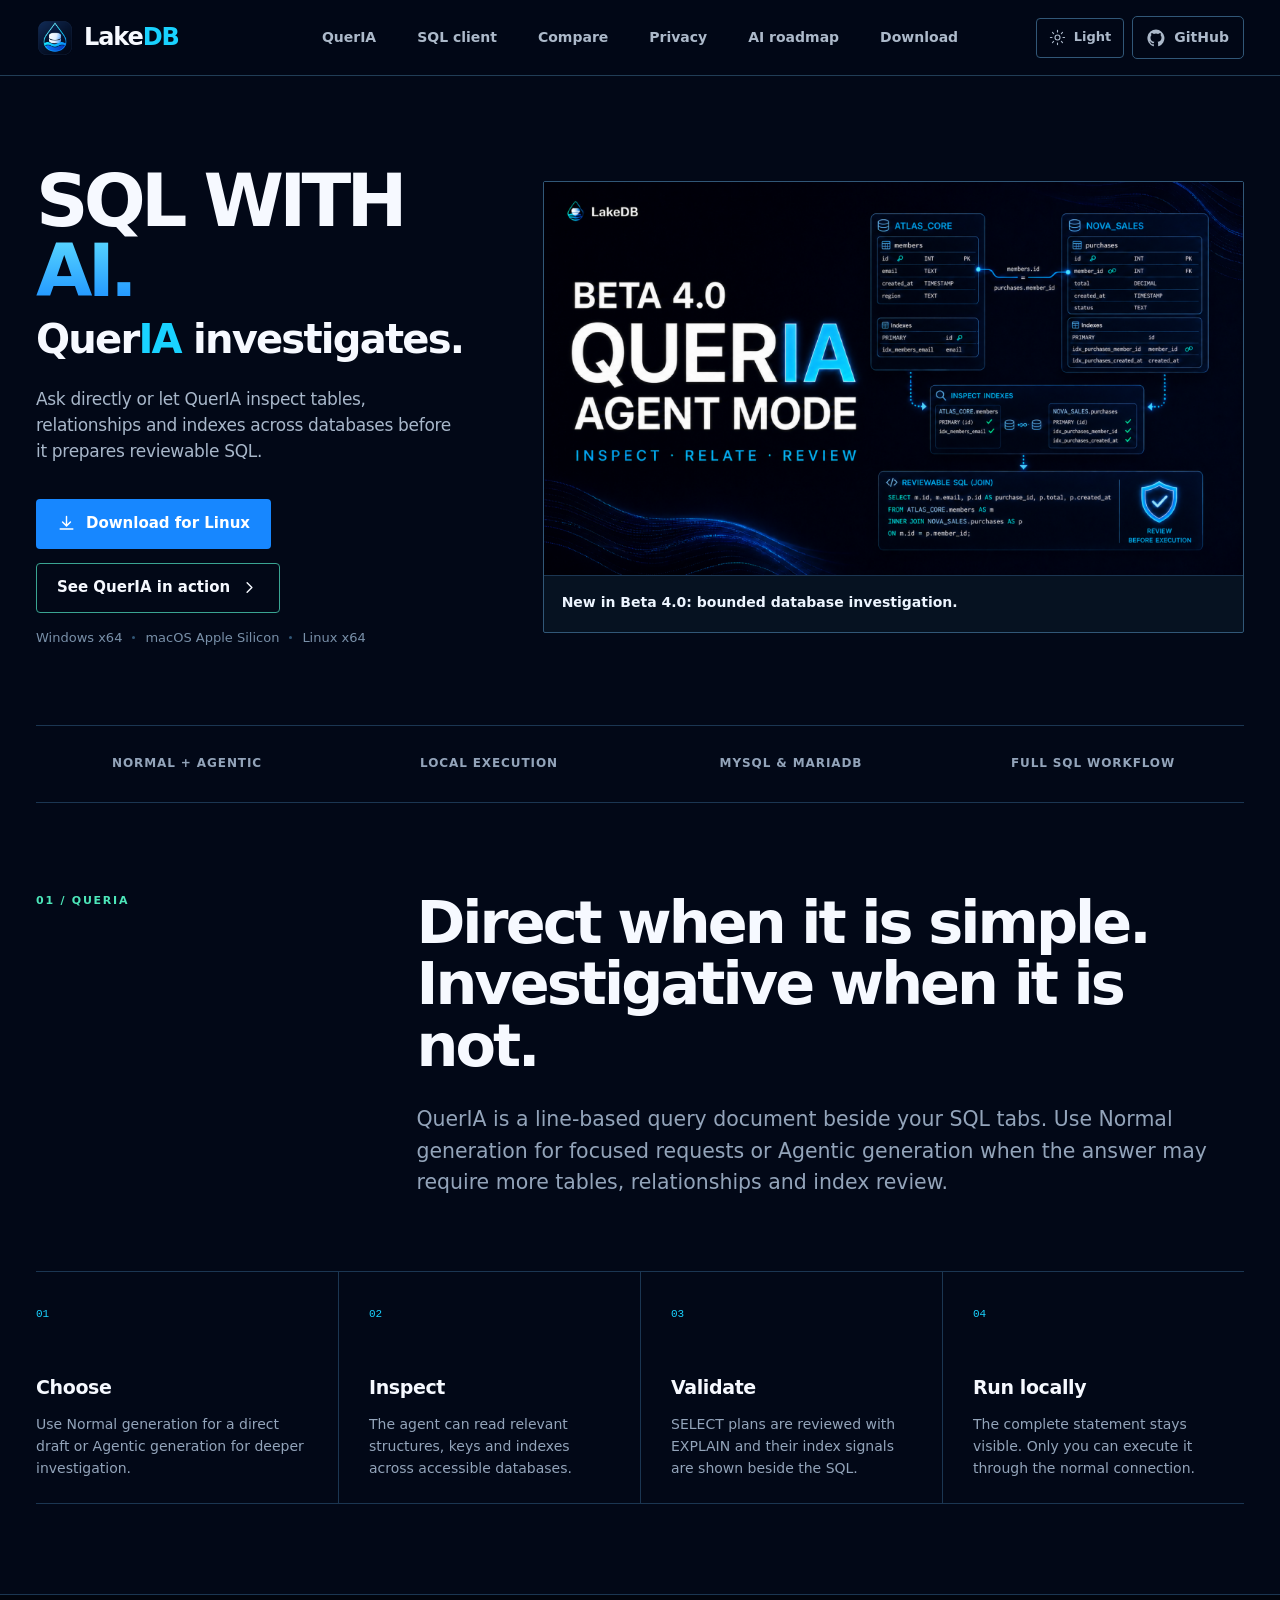
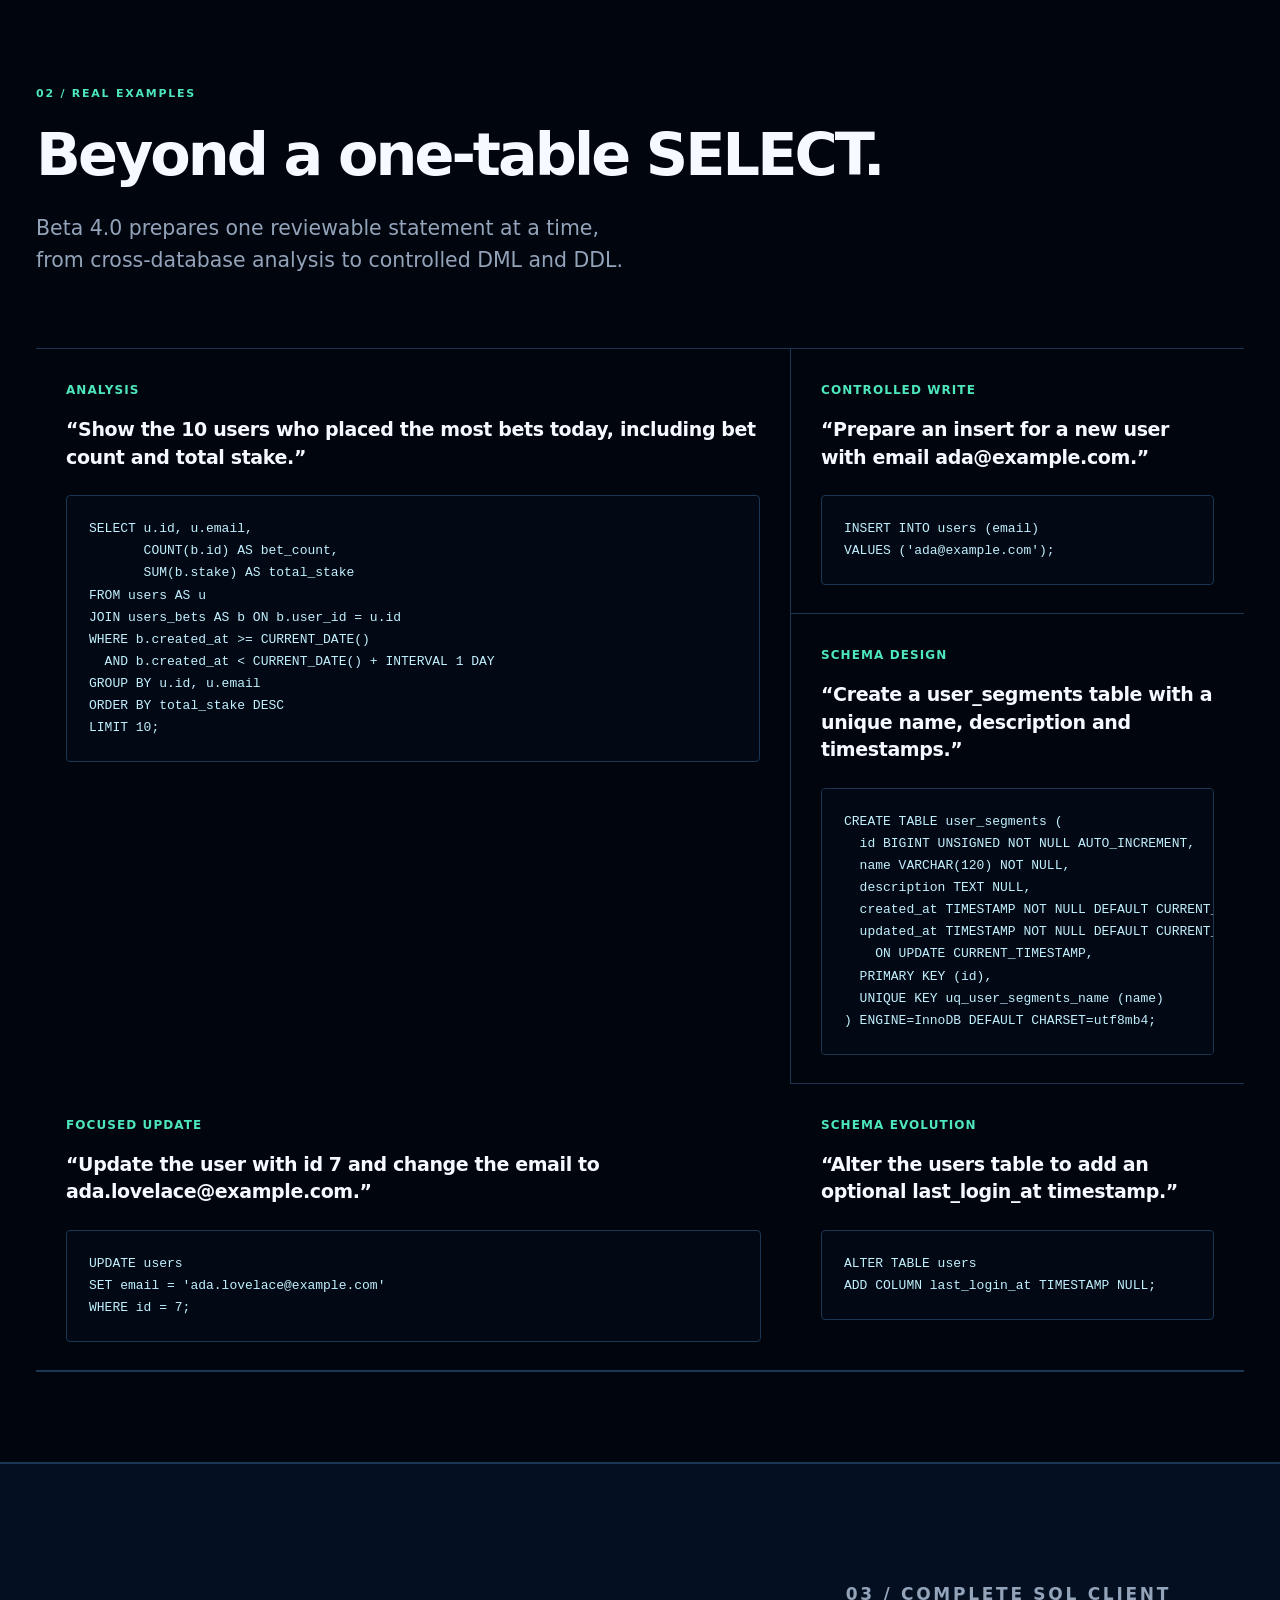
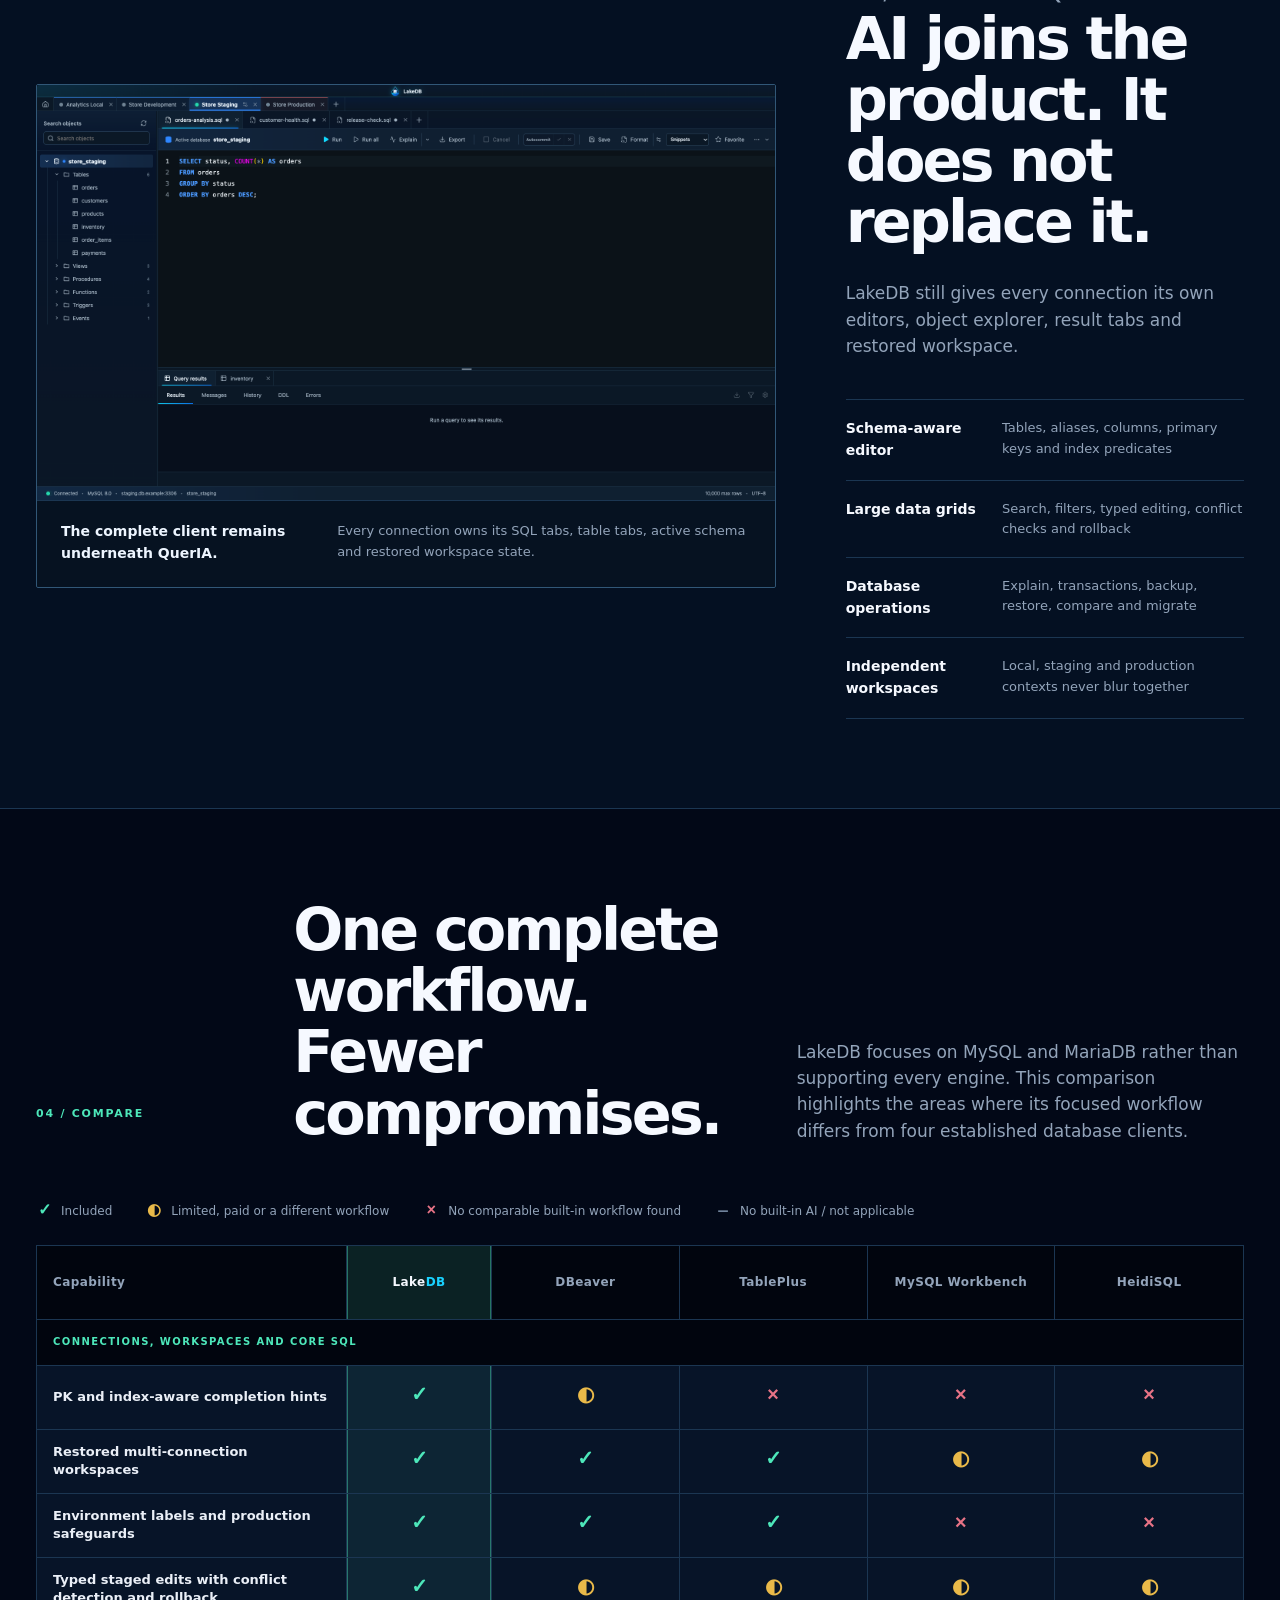
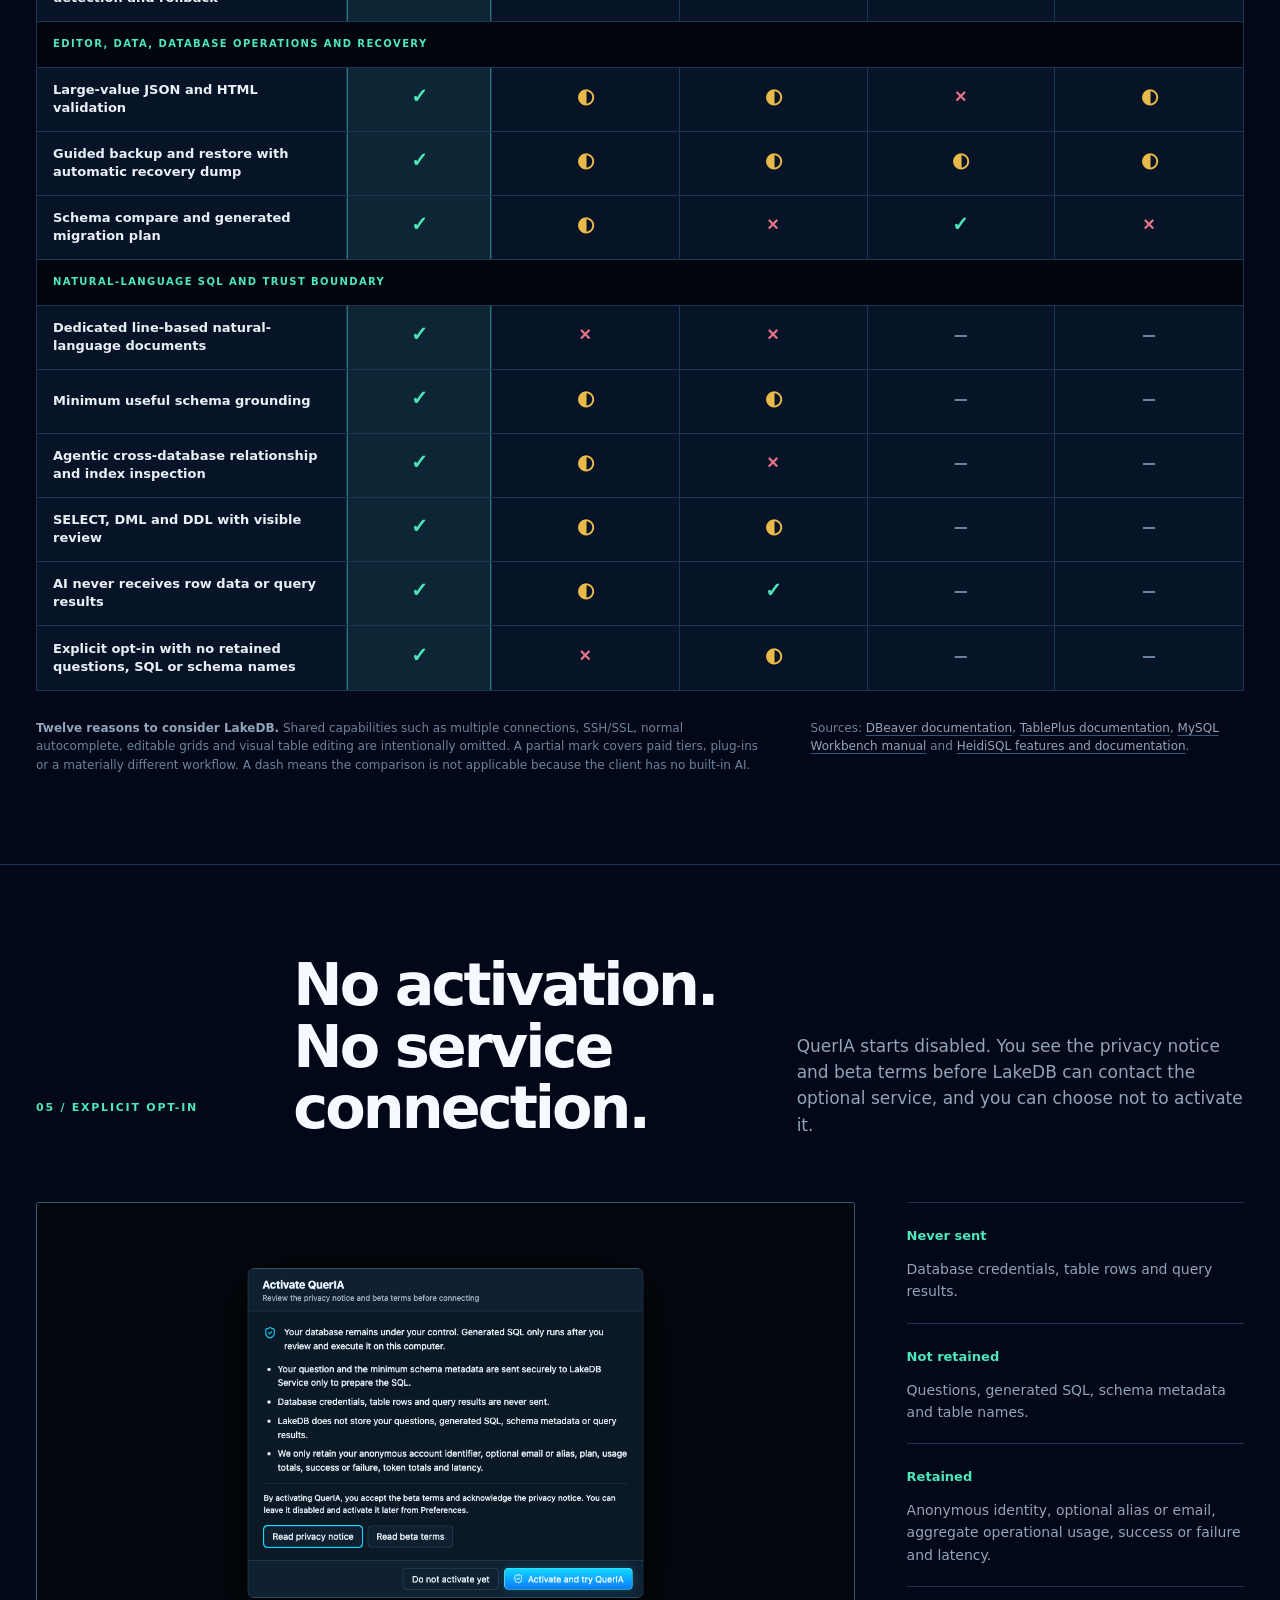
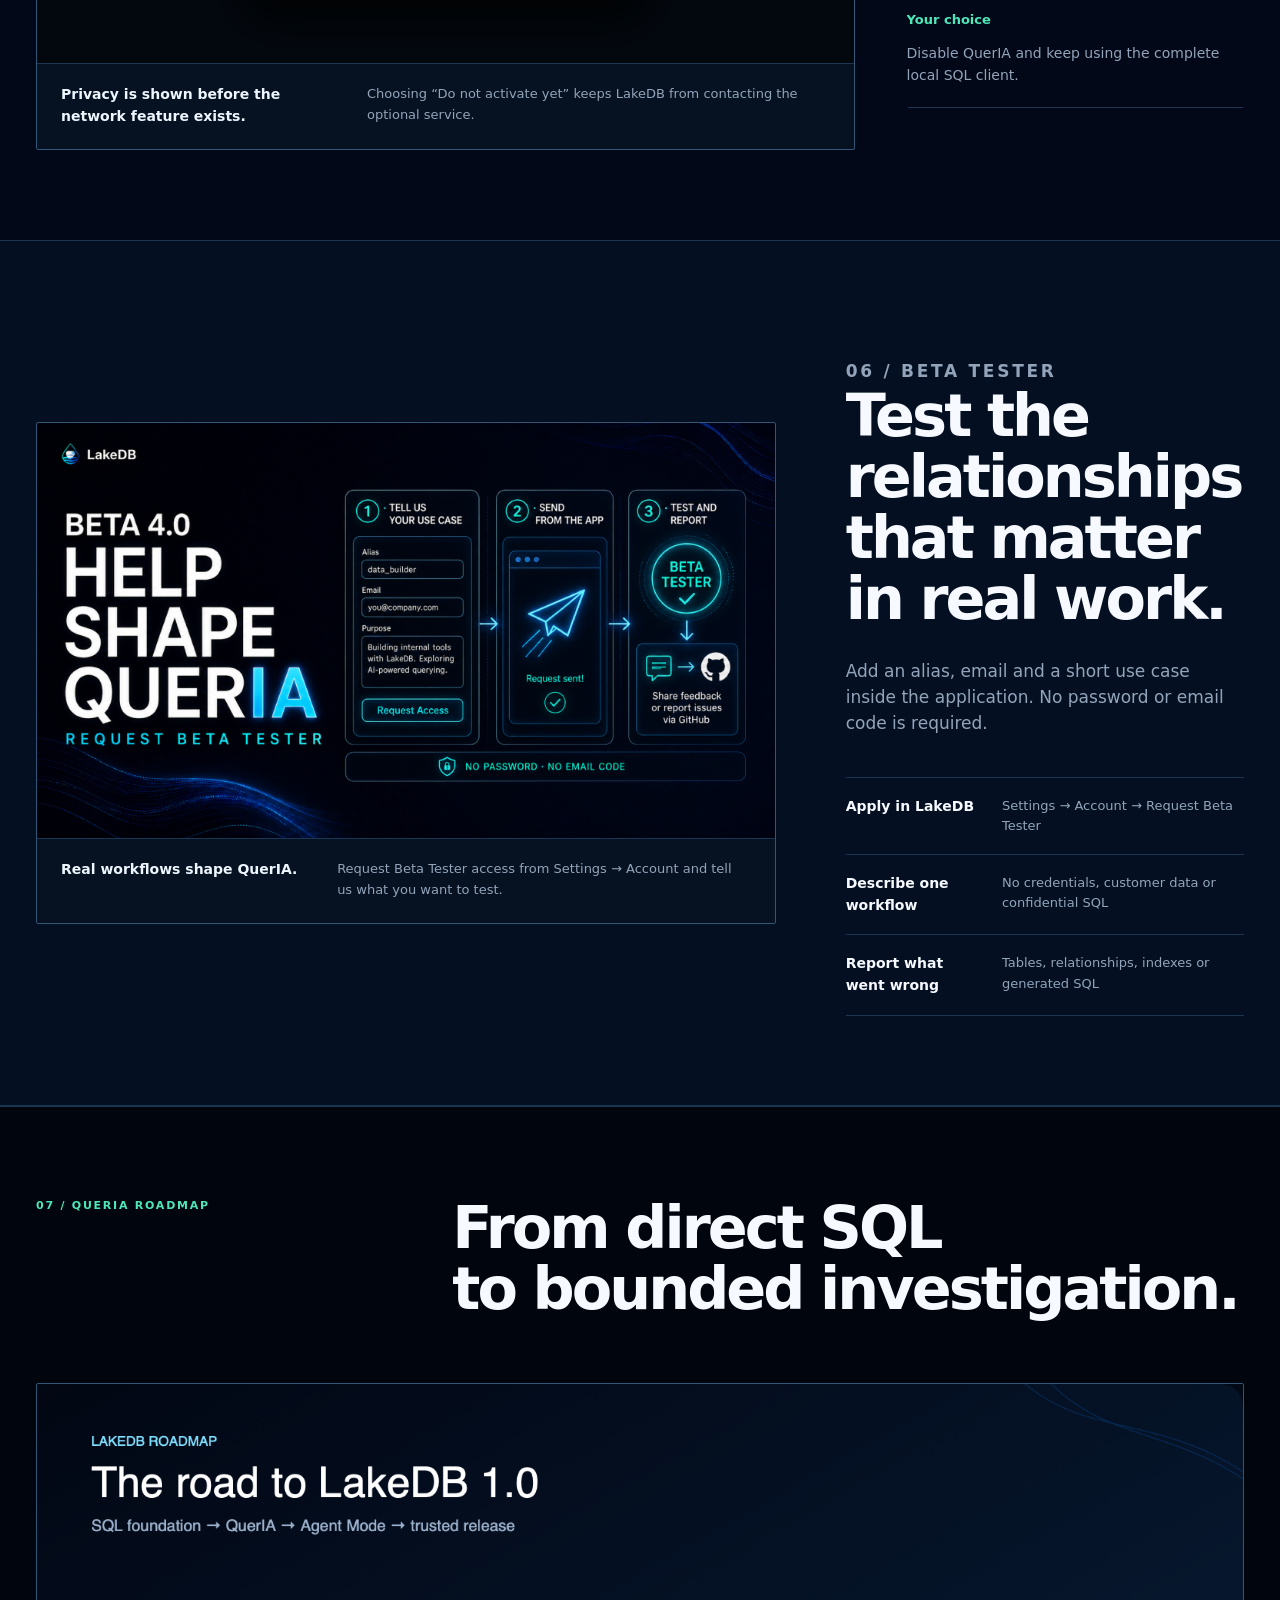
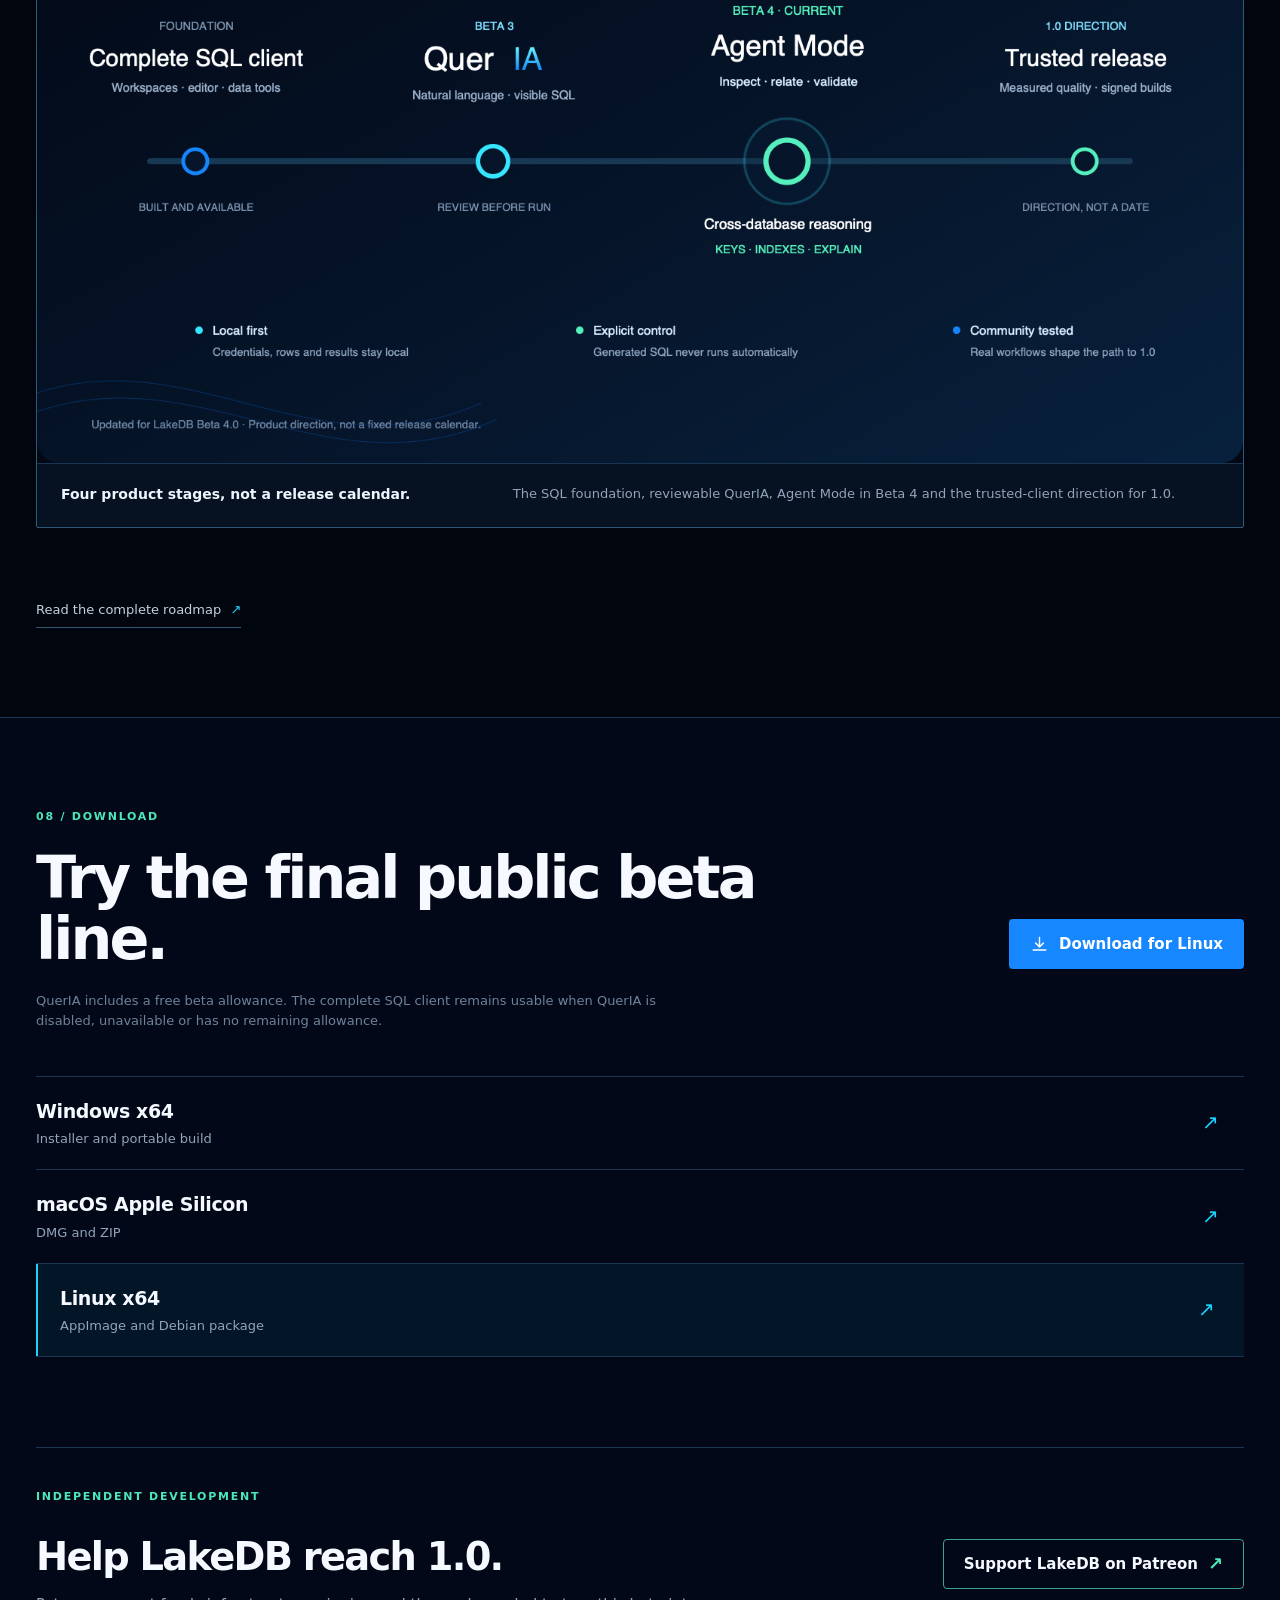
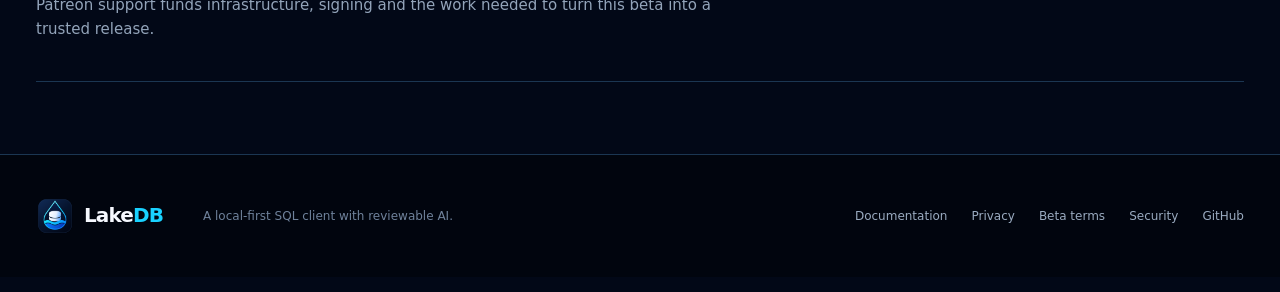
<file: index.html>
<!doctype html>
<html lang="en">
  <head>
    <meta charset="utf-8">
    <meta name="viewport" content="width=device-width, initial-scale=1">
    <meta name="theme-color" content="#020817">
    <meta name="color-scheme" content="dark">
    <meta name="application-name" content="LakeDB">
    <meta name="author" content="LakeDB">
    <meta name="robots" content="index, follow, max-image-preview:large, max-snippet:-1, max-video-preview:-1">
    <title>LakeDB — The SQL client with QuerIA</title>
    <meta name="description" content="A local-first MySQL and MariaDB desktop client with reviewable natural-language SQL, schema-aware completion and complete database tools.">
    <link rel="canonical" href="https://davlagohern.github.io/LakeDB/">
    <link rel="alternate" hreflang="en" href="https://davlagohern.github.io/LakeDB/">
    <link rel="alternate" hreflang="x-default" href="https://davlagohern.github.io/LakeDB/">
    <link rel="icon" href="assets/lakedb-app-icon.png">
    <meta property="og:type" content="website">
    <meta property="og:site_name" content="LakeDB">
    <meta property="og:locale" content="en_US">
    <meta property="og:title" content="LakeDB Beta 4.0 — QuerIA Agent Mode">
    <meta property="og:description" content="Use direct generation or let QuerIA inspect relationships and indexes across databases before preparing reviewable SQL.">
    <meta property="og:url" content="https://davlagohern.github.io/LakeDB/">
    <meta property="og:image" content="https://davlagohern.github.io/LakeDB/assets/releases/beta4/agent-mode.png">
    <meta property="og:image:secure_url" content="https://davlagohern.github.io/LakeDB/assets/releases/beta4/agent-mode.png">
    <meta property="og:image:type" content="image/png">
    <meta property="og:image:width" content="1920">
    <meta property="og:image:height" content="1080">
    <meta property="og:image:alt" content="LakeDB Beta 4.0 QuerIA Agent Mode inspecting fictional schemas and indexes">
    <meta name="twitter:card" content="summary_large_image">
    <meta name="twitter:title" content="LakeDB Beta 4.0 — QuerIA Agent Mode">
    <meta name="twitter:description" content="Normal or Agentic generation, cross-database relationships and reviewable SQL.">
    <meta name="twitter:image" content="https://davlagohern.github.io/LakeDB/assets/releases/beta4/agent-mode.png">
    <meta name="twitter:image:alt" content="LakeDB Beta 4.0 QuerIA Agent Mode">
    <script>
      (() => {
        try {
          const theme = localStorage.getItem("lakedb-theme");
          if (theme === "light" || theme === "warm") {
            document.documentElement.dataset.theme = "light";
            localStorage.setItem("lakedb-theme", "light");
          }
        } catch {}
      })();
    </script>
    <link rel="stylesheet" href="site.css">
    <script type="application/ld+json">
      {
        "@context": "https://schema.org",
        "@graph": [
          {
            "@type": "WebSite",
            "@id": "https://davlagohern.github.io/LakeDB/#website",
            "url": "https://davlagohern.github.io/LakeDB/",
            "name": "LakeDB",
            "description": "The local-first MySQL and MariaDB desktop client with reviewable AI.",
            "inLanguage": "en"
          },
          {
            "@type": "Organization",
            "@id": "https://davlagohern.github.io/LakeDB/#organization",
            "name": "LakeDB",
            "url": "https://davlagohern.github.io/LakeDB/",
            "logo": {
              "@type": "ImageObject",
              "url": "https://davlagohern.github.io/LakeDB/assets/lakedb-app-icon.png",
              "width": 1024,
              "height": 1024
            },
            "sameAs": [
              "https://github.com/DavLagoHern/LakeDB",
              "https://www.patreon.com/LakeDB"
            ]
          },
          {
            "@type": "SoftwareApplication",
            "@id": "https://davlagohern.github.io/LakeDB/#software",
            "name": "LakeDB",
            "url": "https://davlagohern.github.io/LakeDB/",
            "image": "https://davlagohern.github.io/LakeDB/assets/releases/beta4/agent-mode.png",
            "screenshot": "https://davlagohern.github.io/LakeDB/assets/screenshots/queria.png",
            "applicationCategory": "DeveloperApplication",
            "applicationSubCategory": "Database client",
            "operatingSystem": "Windows 64-bit, macOS Apple Silicon, Linux 64-bit",
            "description": "A local-first MySQL and MariaDB desktop client with reviewable natural-language SQL, schema-aware completion and complete database tools.",
            "softwareVersion": "Beta 4.0",
            "downloadUrl": "https://github.com/DavLagoHern/LakeDB/releases/latest",
            "releaseNotes": "https://github.com/DavLagoHern/LakeDB/releases/latest",
            "isAccessibleForFree": true,
            "featureList": [
              "Reviewable natural-language SQL with QuerIA",
              "Agentic cross-database relationship and index inspection",
              "Schema-aware SQL autocomplete",
              "Independent multi-connection workspaces",
              "Local query execution and results",
              "MySQL and MariaDB database tools"
            ],
            "publisher": {
              "@id": "https://davlagohern.github.io/LakeDB/#organization"
            },
            "offers": {
              "@type": "Offer",
              "price": "0",
              "priceCurrency": "EUR",
              "availability": "https://schema.org/InStock",
              "url": "https://github.com/DavLagoHern/LakeDB/releases/latest"
            }
          }
        ]
      }
    </script>
  </head>
  <body>
    <a class="skip-link" href="#main">Skip to content</a>

    <header class="site-header" data-header>
      <div class="shell header-inner">
        <a class="brand" href="#top" aria-label="LakeDB home">
          <img src="assets/lakedb-app-icon.png" alt="" width="40" height="40">
          <span>Lake<span>DB</span></span>
        </a>
        <button class="menu-toggle" type="button" aria-label="Open navigation" aria-expanded="false" data-menu-toggle>
          <span></span><span></span>
        </button>
        <nav class="site-nav" aria-label="Primary navigation" data-nav>
          <a href="#queria">QuerIA</a>
          <a href="#sql-client">SQL client</a>
          <a href="#compare">Compare</a>
          <a href="#privacy">Privacy</a>
          <a href="#ai-roadmap">AI roadmap</a>
          <a href="#downloads">Download</a>
        </nav>
        <div class="header-controls">
          <button class="theme-toggle" type="button" aria-label="Switch to light theme" aria-pressed="false" data-theme-toggle>
            <svg class="theme-icon theme-icon-moon" aria-hidden="true" viewBox="0 0 24 24"><path d="M20.4 15.2A8.8 8.8 0 0 1 8.8 3.6 9 9 0 1 0 20.4 15.2Z"/></svg>
            <svg class="theme-icon theme-icon-sun" aria-hidden="true" viewBox="0 0 24 24"><circle cx="12" cy="12" r="3.5"/><path d="M12 2v2.2M12 19.8V22M4.9 4.9l1.6 1.6M17.5 17.5l1.6 1.6M2 12h2.2M19.8 12H22M4.9 19.1l1.6-1.6M17.5 6.5l1.6-1.6"/></svg>
            <span data-theme-label>Light</span>
          </button>
          <a class="header-action" href="https://github.com/DavLagoHern/LakeDB" target="_blank" rel="noreferrer">
            <svg aria-hidden="true" viewBox="0 0 24 24"><path d="M12 .7a11.5 11.5 0 0 0-3.64 22.4c.58.1.79-.25.79-.56v-2.23c-3.22.7-3.9-1.37-3.9-1.37-.53-1.34-1.29-1.7-1.29-1.7-1.05-.72.08-.7.08-.7 1.16.08 1.78 1.2 1.78 1.2 1.04 1.77 2.71 1.26 3.37.96.1-.75.4-1.26.74-1.55-2.57-.29-5.27-1.28-5.27-5.68 0-1.26.45-2.28 1.19-3.09-.12-.29-.52-1.46.11-3.05 0 0 .97-.31 3.16 1.18a10.9 10.9 0 0 1 5.76 0c2.2-1.49 3.16-1.18 3.16-1.18.63 1.59.23 2.76.11 3.05.74.81 1.19 1.83 1.19 3.09 0 4.41-2.71 5.38-5.29 5.67.42.36.79 1.06.79 2.14v3.18c0 .31.21.67.8.56A11.5 11.5 0 0 0 12 .7Z"/></svg>
            <span>GitHub</span>
          </a>
        </div>
      </div>
    </header>

    <main id="main">
      <section class="hero" id="top">
        <div class="hero-grid" aria-hidden="true"></div>
        <div class="shell hero-main">
          <div class="hero-copy">
            <h1>SQL WITH <span class="hero-ai">AI.</span><br><small>Quer<span>IA</span> investigates.</small></h1>
            <p>Ask directly or let QuerIA inspect tables, relationships and indexes across databases before it prepares reviewable SQL.</p>
            <div class="hero-actions">
              <a class="button button-primary" href="https://github.com/DavLagoHern/LakeDB/releases/latest" data-download-link>
                <svg aria-hidden="true" viewBox="0 0 24 24"><path d="M12 3v12m0 0 5-5m-5 5-5-5M4 19h16"/></svg>
                <span data-download-label>Download Beta 4.0</span>
              </a>
              <a class="button button-secondary" href="#queria">See QuerIA in action
                <svg aria-hidden="true" viewBox="0 0 24 24"><path d="m9 18 6-6-6-6"/></svg>
              </a>
            </div>
            <p class="platforms">Windows x64 <i></i> macOS Apple Silicon <i></i> Linux x64</p>
          </div>
          <figure class="hero-stage capture-frame" data-reveal>
            <button class="media-button" type="button" data-lightbox="assets/releases/beta4/agent-mode.png" aria-label="Open the LakeDB Beta 4.0 Agent Mode artwork">
              <img src="assets/releases/beta4/agent-mode.png" alt="QuerIA Agent Mode inspecting fictional schemas, relationships and indexes before preparing SQL" width="1920" height="1080" fetchpriority="high" decoding="async">
            </button>
            <figcaption><strong>New in Beta 4.0: bounded database investigation.</strong><span>Agent Mode can inspect relevant structures and plans before returning SQL that remains visible and under your control.</span></figcaption>
          </figure>
        </div>
        <div class="shell proof-line" aria-label="Product summary">
          <span>Normal + Agentic</span>
          <span>Local execution</span>
          <span>MySQL &amp; MariaDB</span>
          <span>Full SQL workflow</span>
        </div>
      </section>

      <section class="product-intro section" id="queria">
        <div class="shell split-heading">
          <p class="section-index">01 / QuerIA</p>
          <div>
            <h2>Direct when it is simple. Investigative when it is not.</h2>
            <p>QuerIA is a line-based query document beside your SQL tabs. Use Normal generation for focused requests or Agentic generation when the answer may require more tables, relationships and index review.</p>
          </div>
        </div>
        <div class="shell capability-rail ai-capability-rail" data-reveal>
          <article><span>01</span><h3>Choose</h3><p>Use Normal generation for a direct draft or Agentic generation for deeper investigation.</p></article>
          <article><span>02</span><h3>Inspect</h3><p>The agent can read relevant structures, keys and indexes across accessible databases.</p></article>
          <article><span>03</span><h3>Validate</h3><p>SELECT plans are reviewed with EXPLAIN and their index signals are shown beside the SQL.</p></article>
          <article><span>04</span><h3>Run locally</h3><p>The complete statement stays visible. Only you can execute it through the normal connection.</p></article>
        </div>
      </section>

      <section class="workflow section">
        <div class="shell workflow-copy">
          <p class="section-index">02 / Real examples</p>
          <h2>Beyond a one-table SELECT.</h2>
          <p>Beta 4.0 prepares one reviewable statement at a time, from cross-database analysis to controlled DML and DDL.</p>
        </div>
        <div class="shell query-examples" data-reveal>
          <article>
            <span>Analysis</span>
            <h3>“Show the 10 users who placed the most bets today, including bet count and total stake.”</h3>
            <pre><code>SELECT u.id, u.email,
       COUNT(b.id) AS bet_count,
       SUM(b.stake) AS total_stake
FROM users AS u
JOIN users_bets AS b ON b.user_id = u.id
WHERE b.created_at &gt;= CURRENT_DATE()
  AND b.created_at &lt; CURRENT_DATE() + INTERVAL 1 DAY
GROUP BY u.id, u.email
ORDER BY total_stake DESC
LIMIT 10;</code></pre>
          </article>
          <article>
            <span>Controlled write</span>
            <h3>“Prepare an insert for a new user with email ada@example.com.”</h3>
            <pre><code>INSERT INTO users (email)
VALUES ('ada@example.com');</code></pre>
          </article>
          <article>
            <span>Schema design</span>
            <h3>“Create a user_segments table with a unique name, description and timestamps.”</h3>
            <pre><code>CREATE TABLE user_segments (
  id BIGINT UNSIGNED NOT NULL AUTO_INCREMENT,
  name VARCHAR(120) NOT NULL,
  description TEXT NULL,
  created_at TIMESTAMP NOT NULL DEFAULT CURRENT_TIMESTAMP,
  updated_at TIMESTAMP NOT NULL DEFAULT CURRENT_TIMESTAMP
    ON UPDATE CURRENT_TIMESTAMP,
  PRIMARY KEY (id),
  UNIQUE KEY uq_user_segments_name (name)
) ENGINE=InnoDB DEFAULT CHARSET=utf8mb4;</code></pre>
          </article>
          <article>
            <span>Focused update</span>
            <h3>“Update the user with id 7 and change the email to ada.lovelace@example.com.”</h3>
            <pre><code>UPDATE users
SET email = 'ada.lovelace@example.com'
WHERE id = 7;</code></pre>
          </article>
          <article>
            <span>Schema evolution</span>
            <h3>“Alter the users table to add an optional last_login_at timestamp.”</h3>
            <pre><code>ALTER TABLE users
ADD COLUMN last_login_at TIMESTAMP NULL;</code></pre>
          </article>
        </div>
      </section>

      <section class="tools-section section" id="sql-client">
        <div class="shell tools-layout">
          <div class="tools-media" data-reveal>
            <figure class="capture-frame">
              <button class="media-button" type="button" data-lightbox="assets/screenshots/multitab.png" aria-label="Open the SQL workspace screenshot">
                <img src="assets/screenshots/multitab.png" alt="Multiple independent SQL workspaces in LakeDB" width="1920" height="1080" loading="lazy" decoding="async">
              </button>
              <figcaption><strong>The complete client remains underneath QuerIA.</strong><span>Every connection owns its SQL tabs, table tabs, active schema and restored workspace state.</span></figcaption>
            </figure>
          </div>
          <div class="tools-copy">
            <p class="section-index">03 / Complete SQL client</p>
            <h2>AI joins the product. It does not replace it.</h2>
            <p>LakeDB still gives every connection its own editors, object explorer, result tabs and restored workspace.</p>
            <ul class="plain-list">
              <li><span>Schema-aware editor</span><em>Tables, aliases, columns, primary keys and index predicates</em></li>
              <li><span>Large data grids</span><em>Search, filters, typed editing, conflict checks and rollback</em></li>
              <li><span>Database operations</span><em>Explain, transactions, backup, restore, compare and migrate</em></li>
              <li><span>Independent workspaces</span><em>Local, staging and production contexts never blur together</em></li>
            </ul>
          </div>
        </div>
      </section>

      <section class="comparison-section section" id="compare">
        <div class="shell comparison-heading">
          <p class="section-index">04 / Compare</p>
          <h2>One complete workflow.<br>Fewer compromises.</h2>
          <p>LakeDB focuses on MySQL and MariaDB rather than supporting every engine. This comparison highlights the areas where its focused workflow differs from four established database clients.</p>
        </div>

        <div class="shell comparison-legend" aria-label="Comparison legend">
          <span><b class="matrix-mark is-yes" aria-hidden="true">✓</b> Included</span>
          <span><b class="matrix-mark is-partial" aria-hidden="true">◐</b> Limited, paid or a different workflow</span>
          <span><b class="matrix-mark is-no" aria-hidden="true">×</b> No comparable built-in workflow found</span>
          <span><b class="matrix-mark is-na" aria-hidden="true">—</b> No built-in AI / not applicable</span>
        </div>

        <div class="shell comparison-table-wrap" data-reveal tabindex="0" role="region" aria-label="Scrollable database client feature comparison">
          <table class="comparison-table">
            <colgroup>
              <col class="comparison-feature-column">
              <col class="comparison-lakedb-column">
              <col span="4">
            </colgroup>
            <thead>
              <tr>
                <th scope="col">Capability</th>
                <th scope="col" class="is-lakedb">Lake<span>DB</span></th>
                <th scope="col"><a href="https://dbeaver.com/features/" target="_blank" rel="noreferrer">DBeaver</a></th>
                <th scope="col"><a href="https://docs.tableplus.com/" target="_blank" rel="noreferrer">TablePlus</a></th>
                <th scope="col"><a href="https://dev.mysql.com/doc/workbench/en/" target="_blank" rel="noreferrer">MySQL Workbench</a></th>
                <th scope="col"><a href="https://www.heidisql.com/" target="_blank" rel="noreferrer">HeidiSQL</a></th>
              </tr>
            </thead>
            <tbody>
              <tr class="comparison-group">
                <th colspan="6" scope="colgroup">Connections, workspaces and core SQL</th>
              </tr>
              <tr>
                <th scope="row">PK and index-aware completion hints</th>
                <td class="is-lakedb"><span class="matrix-mark is-yes" aria-label="Included">✓</span></td>
                <td><span class="matrix-mark is-partial" aria-label="Database metadata available, but no equivalent completion workflow documented">◐</span></td>
                <td><span class="matrix-mark is-no" aria-label="No comparable built-in workflow found">×</span></td>
                <td><span class="matrix-mark is-no" aria-label="No comparable built-in workflow found">×</span></td>
                <td><span class="matrix-mark is-no" aria-label="No comparable built-in workflow found">×</span></td>
              </tr>
              <tr>
                <th scope="row">Restored multi-connection workspaces</th>
                <td class="is-lakedb"><span class="matrix-mark is-yes" aria-label="Included">✓</span></td>
                <td><span class="matrix-mark is-yes" aria-label="Included">✓</span></td>
                <td><span class="matrix-mark is-yes" aria-label="Included">✓</span></td>
                <td><span class="matrix-mark is-partial" aria-label="Multiple connections and tabs, with a narrower restore workflow">◐</span></td>
                <td><span class="matrix-mark is-partial" aria-label="Query tabs can be restored, with a narrower per-connection workspace workflow">◐</span></td>
              </tr>
              <tr>
                <th scope="row">Environment labels and production safeguards</th>
                <td class="is-lakedb"><span class="matrix-mark is-yes" aria-label="Included">✓</span></td>
                <td><span class="matrix-mark is-yes" aria-label="Included through connection types and SQL execution confirmations">✓</span></td>
                <td><span class="matrix-mark is-yes" aria-label="Included through environment tags and safe mode">✓</span></td>
                <td><span class="matrix-mark is-no" aria-label="No comparable built-in workflow found">×</span></td>
                <td><span class="matrix-mark is-no" aria-label="No comparable environment classification and confirmation workflow found">×</span></td>
              </tr>

              <tr>
                <th scope="row">Typed staged edits with conflict detection and rollback</th>
                <td class="is-lakedb"><span class="matrix-mark is-yes" aria-label="Included">✓</span></td>
                <td><span class="matrix-mark is-partial" aria-label="Staged editing and transactions are available, with a different conflict workflow">◐</span></td>
                <td><span class="matrix-mark is-partial" aria-label="Safe editing is available, with a different conflict and rollback workflow">◐</span></td>
                <td><span class="matrix-mark is-partial" aria-label="Apply and revert are available, with a different conflict workflow">◐</span></td>
                <td><span class="matrix-mark is-partial" aria-label="Grid editing and transactions are available, with a different conflict workflow">◐</span></td>
              </tr>

              <tr class="comparison-group">
                <th colspan="6" scope="colgroup">Editor, data, database operations and recovery</th>
              </tr>
              <tr>
                <th scope="row">Large-value JSON and HTML validation</th>
                <td class="is-lakedb"><span class="matrix-mark is-yes" aria-label="Included">✓</span></td>
                <td><span class="matrix-mark is-partial" aria-label="Structured value editors are available, but no equivalent combined JSON and HTML validation workflow is documented">◐</span></td>
                <td><span class="matrix-mark is-partial" aria-label="Structured value editing is available, with a narrower validation workflow">◐</span></td>
                <td><span class="matrix-mark is-no" aria-label="No comparable built-in workflow found">×</span></td>
                <td><span class="matrix-mark is-partial" aria-label="Structured value rendering is available, but not the combined JSON and HTML validation workflow">◐</span></td>
              </tr>
              <tr>
                <th scope="row">Guided backup and restore with automatic recovery dump</th>
                <td class="is-lakedb"><span class="matrix-mark is-yes" aria-label="Included">✓</span></td>
                <td><span class="matrix-mark is-partial" aria-label="Backup and restore are available, without the same automatic pre-restore recovery workflow">◐</span></td>
                <td><span class="matrix-mark is-partial" aria-label="SQL dump import and export are available, without the same automatic recovery workflow">◐</span></td>
                <td><span class="matrix-mark is-partial" aria-label="Backup and restore are available, without the same automatic pre-restore recovery workflow">◐</span></td>
                <td><span class="matrix-mark is-partial" aria-label="SQL export and import are available, without the same automatic pre-restore recovery workflow">◐</span></td>
              </tr>
              <tr>
                <th scope="row">Schema compare and generated migration plan</th>
                <td class="is-lakedb"><span class="matrix-mark is-yes" aria-label="Included">✓</span></td>
                <td><span class="matrix-mark is-partial" aria-label="Full compare and migration requires a paid edition" title="Simple structure compare is available in Community; generated schema migration is a paid feature.">◐</span></td>
                <td><span class="matrix-mark is-no" aria-label="No comparable built-in workflow found">×</span></td>
                <td><span class="matrix-mark is-yes" aria-label="Included">✓</span></td>
                <td><span class="matrix-mark is-no" aria-label="No comparable built-in workflow found">×</span></td>
              </tr>
              <tr class="comparison-group">
                <th colspan="6" scope="colgroup">Natural-language SQL and trust boundary</th>
              </tr>
              <tr>
                <th scope="row">Dedicated line-based natural-language documents</th>
                <td class="is-lakedb"><span class="matrix-mark is-yes" aria-label="Included">✓</span></td>
                <td><span class="matrix-mark is-no" aria-label="No comparable built-in workflow found">×</span></td>
                <td><span class="matrix-mark is-no" aria-label="No comparable built-in workflow found">×</span></td>
                <td><span class="matrix-mark is-na" aria-label="No built-in AI; not applicable">—</span></td>
                <td><span class="matrix-mark is-na" aria-label="No built-in AI; not applicable">—</span></td>
              </tr>
              <tr>
                <th scope="row">Minimum useful schema grounding</th>
                <td class="is-lakedb"><span class="matrix-mark is-yes" aria-label="Included">✓</span></td>
                <td><span class="matrix-mark is-partial" aria-label="Schema context can be filtered, with a different selection workflow">◐</span></td>
                <td><span class="matrix-mark is-partial" aria-label="Table structures can be shared with the configured model, with a different selection workflow">◐</span></td>
                <td><span class="matrix-mark is-na" aria-label="No built-in AI; not applicable">—</span></td>
                <td><span class="matrix-mark is-na" aria-label="No built-in AI; not applicable">—</span></td>
              </tr>
              <tr>
                <th scope="row">Agentic cross-database relationship and index inspection</th>
                <td class="is-lakedb"><span class="matrix-mark is-yes" aria-label="Included">✓</span></td>
                <td><span class="matrix-mark is-partial" aria-label="AI metadata tools are available through a different workflow">◐</span></td>
                <td><span class="matrix-mark is-no" aria-label="No comparable built-in workflow found">×</span></td>
                <td><span class="matrix-mark is-na" aria-label="No built-in AI; not applicable">—</span></td>
                <td><span class="matrix-mark is-na" aria-label="No built-in AI; not applicable">—</span></td>
              </tr>
              <tr>
                <th scope="row">SELECT, DML and DDL with visible review</th>
                <td class="is-lakedb"><span class="matrix-mark is-yes" aria-label="Included">✓</span></td>
                <td><span class="matrix-mark is-partial" aria-label="Review is configurable; SELECT can execute immediately by default">◐</span></td>
                <td><span class="matrix-mark is-partial" aria-label="SQL is produced through a chat plugin rather than the normal query document flow">◐</span></td>
                <td><span class="matrix-mark is-na" aria-label="No built-in AI; not applicable">—</span></td>
                <td><span class="matrix-mark is-na" aria-label="No built-in AI; not applicable">—</span></td>
              </tr>
              <tr>
                <th scope="row">AI never receives row data or query results</th>
                <td class="is-lakedb"><span class="matrix-mark is-yes" aria-label="Included">✓</span></td>
                <td><span class="matrix-mark is-partial" aria-label="Generation can use metadata, while optional AI tools can read sample data">◐</span></td>
                <td><span class="matrix-mark is-yes" aria-label="TablePlus documents that data records are never sent to the language model">✓</span></td>
                <td><span class="matrix-mark is-na" aria-label="No built-in AI; not applicable">—</span></td>
                <td><span class="matrix-mark is-na" aria-label="No built-in AI; not applicable">—</span></td>
              </tr>
              <tr>
                <th scope="row">Explicit opt-in with no retained questions, SQL or schema names</th>
                <td class="is-lakedb"><span class="matrix-mark is-yes" aria-label="Included">✓</span></td>
                <td><span class="matrix-mark is-no" aria-label="No equivalent product-service retention guarantee found">×</span></td>
                <td><span class="matrix-mark is-partial" aria-label="TablePlus does not intermediate the configured model, but provider policies still apply">◐</span></td>
                <td><span class="matrix-mark is-na" aria-label="No built-in AI; not applicable">—</span></td>
                <td><span class="matrix-mark is-na" aria-label="No built-in AI; not applicable">—</span></td>
              </tr>
            </tbody>
          </table>
        </div>

        <div class="shell comparison-methodology">
          <p><strong>Twelve reasons to consider LakeDB.</strong> Shared capabilities such as multiple connections, SSH/SSL, normal autocomplete, editable grids and visual table editing are intentionally omitted. A partial mark covers paid tiers, plug-ins or a materially different workflow. A dash means the comparison is not applicable because the client has no built-in AI.</p>
          <p>Sources: <a href="https://dbeaver.com/docs/dbeaver/AI-command/" target="_blank" rel="noreferrer">DBeaver documentation</a>, <a href="https://docs.tableplus.com/llm-plugin" target="_blank" rel="noreferrer">TablePlus documentation</a>, <a href="https://dev.mysql.com/doc/workbench/en/" target="_blank" rel="noreferrer">MySQL Workbench manual</a> and <a href="https://www.heidisql.com/" target="_blank" rel="noreferrer">HeidiSQL features and documentation</a>.</p>
        </div>
      </section>

      <section class="personal-section section" id="privacy">
        <div class="shell personal-heading">
          <p class="section-index">05 / Explicit opt-in</p>
          <h2>No activation.<br>No service connection.</h2>
          <p>QuerIA starts disabled. You see the privacy notice and beta terms before LakeDB can contact the optional service, and you can choose not to activate it.</p>
        </div>
        <div class="shell personal-gallery consent-gallery" data-reveal>
          <figure class="capture-frame personal-primary">
            <button class="media-button" type="button" data-lightbox="assets/screenshots/queria-activation.png" aria-label="Open the real QuerIA activation screenshot">
              <img src="assets/screenshots/queria-activation.png" alt="Real LakeDB activation dialog explaining QuerIA privacy before any service connection" width="1920" height="1080" loading="lazy" decoding="async">
            </button>
            <figcaption><strong>Privacy is shown before the network feature exists.</strong><span>Choosing “Do not activate yet” keeps LakeDB from contacting the optional service.</span></figcaption>
          </figure>
          <div class="privacy-points personal-secondary">
            <article><strong>Never sent</strong><p>Database credentials, table rows and query results.</p></article>
            <article><strong>Not retained</strong><p>Questions, generated SQL, schema metadata and table names.</p></article>
            <article><strong>Retained</strong><p>Anonymous identity, optional alias or email, aggregate operational usage, success or failure and latency.</p></article>
            <article><strong>Your choice</strong><p>Disable QuerIA and keep using the complete local SQL client.</p></article>
          </div>
        </div>
      </section>

      <section class="tools-section section" id="beta-tester">
        <div class="shell tools-layout">
          <div class="tools-media" data-reveal>
            <figure class="capture-frame">
              <button class="media-button" type="button" data-lightbox="assets/releases/beta4/beta-tester.png" aria-label="Open the Beta Tester invitation">
                <img src="assets/releases/beta4/beta-tester.png" alt="LakeDB Beta 4.0 Beta Tester request workflow" width="1920" height="1080" loading="lazy" decoding="async">
              </button>
              <figcaption><strong>Real workflows shape QuerIA.</strong><span>Request Beta Tester access from Settings → Account and tell us what you want to test.</span></figcaption>
            </figure>
          </div>
          <div class="tools-copy">
            <p class="section-index">06 / Beta Tester</p>
            <h2>Test the relationships that matter in real work.</h2>
            <p>Add an alias, email and a short use case inside the application. No password or email code is required.</p>
            <ul class="plain-list">
              <li><span>Apply in LakeDB</span><em>Settings → Account → Request Beta Tester</em></li>
              <li><span>Describe one workflow</span><em>No credentials, customer data or confidential SQL</em></li>
              <li><span>Report what went wrong</span><em>Tables, relationships, indexes or generated SQL</em></li>
            </ul>
          </div>
        </div>
      </section>

      <section class="roadmap section" id="ai-roadmap">
        <div class="shell roadmap-heading">
          <p class="section-index">07 / QuerIA roadmap</p>
          <h2>From direct SQL<br>to bounded investigation.</h2>
        </div>
        <figure class="shell capture-frame roadmap-visual" data-reveal>
          <button class="media-button" type="button" data-lightbox="assets/roadmap/lakedb-roadmap-beta-4.0.png" aria-label="Open the LakeDB Beta 4.0 roadmap">
            <img src="assets/roadmap/lakedb-roadmap-beta-4.0.png" alt="LakeDB roadmap from the SQL foundation through QuerIA and Agent Mode toward 1.0" width="1600" height="900" loading="lazy" decoding="async">
          </button>
          <figcaption><strong>Four product stages, not a release calendar.</strong><span>The SQL foundation, reviewable QuerIA, Agent Mode in Beta 4 and the trusted-client direction for 1.0.</span></figcaption>
        </figure>
        <div class="shell roadmap-actions">
          <a href="ROADMAP.md">Read the complete roadmap <span>↗</span></a>
        </div>
      </section>

      <section class="downloads section" id="downloads">
        <div class="shell download-layout">
          <div class="download-copy">
            <p class="section-index">08 / Download</p>
            <h2>Try the final public beta line.</h2>
            <a class="button button-primary" href="https://github.com/DavLagoHern/LakeDB/releases/latest" data-download-link>
              <svg aria-hidden="true" viewBox="0 0 24 24"><path d="M12 3v12m0 0 5-5m-5 5-5-5M4 19h16"/></svg>
              <span data-download-label>Download Beta 4.0</span>
            </a>
            <p class="beta-note">QuerIA includes a free beta allowance. The complete SQL client remains usable when QuerIA is disabled, unavailable or has no remaining allowance.</p>
          </div>
          <div class="platform-list">
            <a href="https://github.com/DavLagoHern/LakeDB/releases/latest" data-platform="windows"><span><strong>Windows x64</strong><em>Installer and portable build</em></span><b>↗</b></a>
            <a href="https://github.com/DavLagoHern/LakeDB/releases/latest" data-platform="mac"><span><strong>macOS Apple Silicon</strong><em>DMG and ZIP</em></span><b>↗</b></a>
            <a href="https://github.com/DavLagoHern/LakeDB/releases/latest" data-platform="linux"><span><strong>Linux x64</strong><em>AppImage and Debian package</em></span><b>↗</b></a>
          </div>
        </div>
      </section>

      <section class="support-strip" id="support" aria-labelledby="support-title">
        <div class="shell support-panel">
          <div>
            <p class="section-index">Independent development</p>
            <h2 id="support-title">Help LakeDB reach 1.0.</h2>
            <p>Patreon support funds infrastructure, signing and the work needed to turn this beta into a trusted release.</p>
          </div>
          <a class="button support-button" href="https://www.patreon.com/LakeDB" target="_blank" rel="noreferrer">Support LakeDB on Patreon <span aria-hidden="true">↗</span></a>
        </div>
      </section>
    </main>

    <footer class="site-footer">
      <div class="shell footer-inner">
        <a class="brand" href="#top" aria-label="Back to top"><img src="assets/lakedb-app-icon.png" alt="" width="36" height="36"><span>Lake<span>DB</span></span></a>
        <p>A local-first SQL client with reviewable AI.</p>
        <nav aria-label="Footer navigation">
          <a href="https://github.com/DavLagoHern/LakeDB/wiki">Documentation</a>
          <a href="PRIVACY.md">Privacy</a>
          <a href="TERMS.md">Beta terms</a>
          <a href="SECURITY.md">Security</a>
          <a href="https://github.com/DavLagoHern/LakeDB">GitHub</a>
        </nav>
      </div>
    </footer>

    <dialog class="lightbox" data-lightbox-dialog>
      <button type="button" aria-label="Close image" data-lightbox-close>
        <svg aria-hidden="true" viewBox="0 0 24 24"><path d="m6 6 12 12M18 6 6 18"/></svg>
      </button>
      <img alt="" data-lightbox-image>
    </dialog>
    <script src="site.js"></script>
  </body>
</html>
</file>
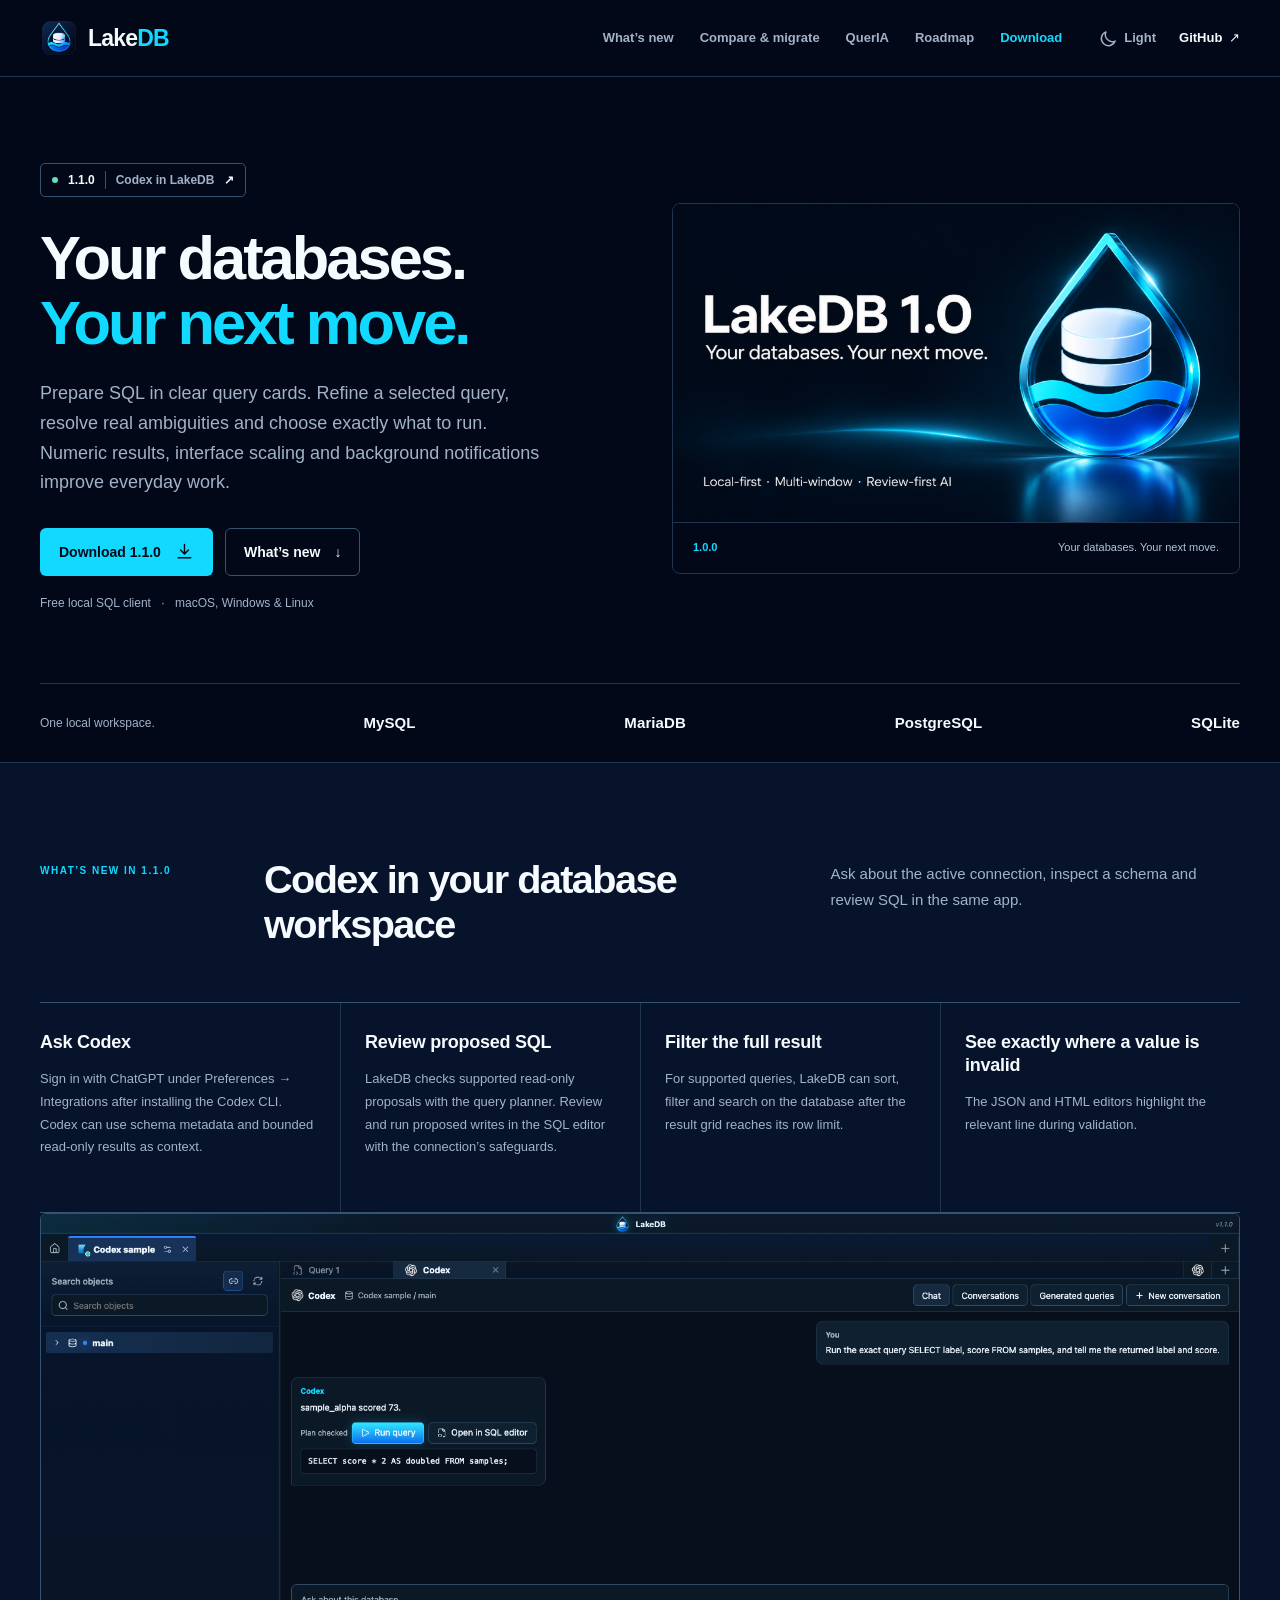
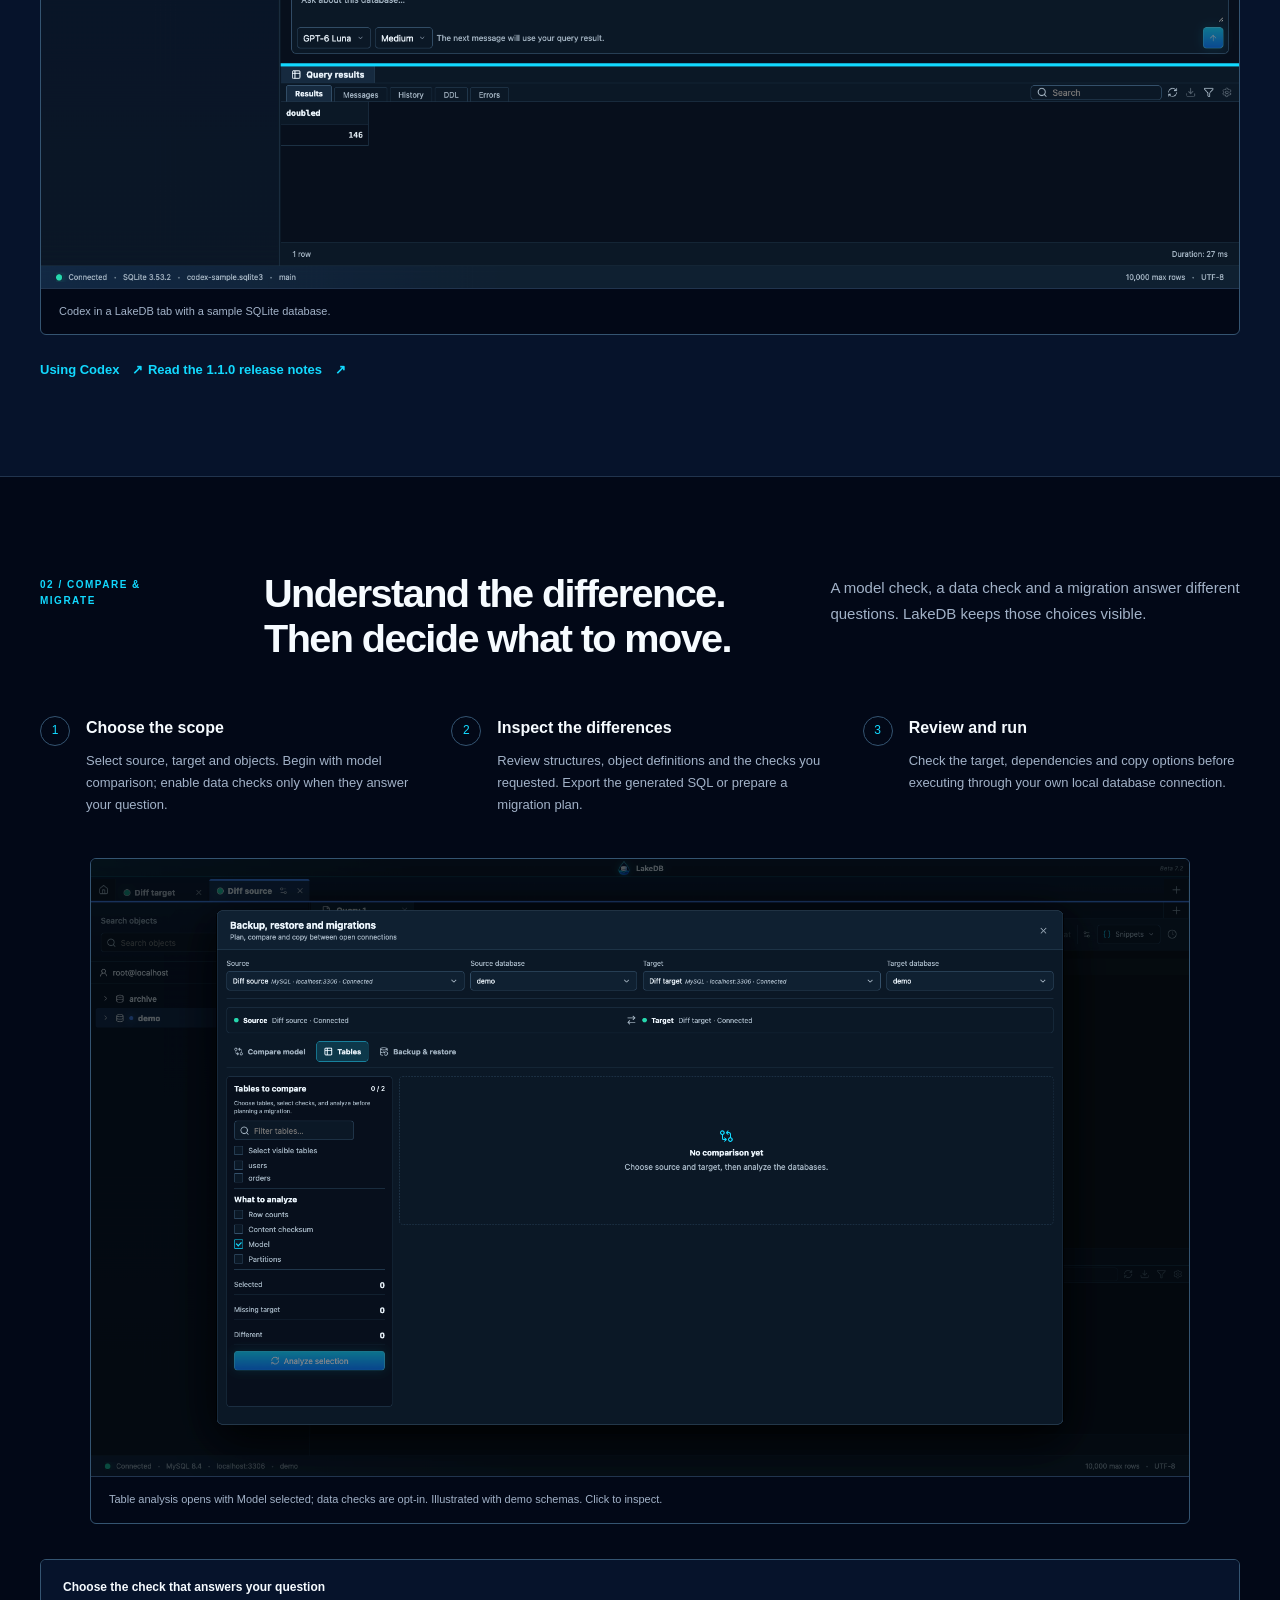
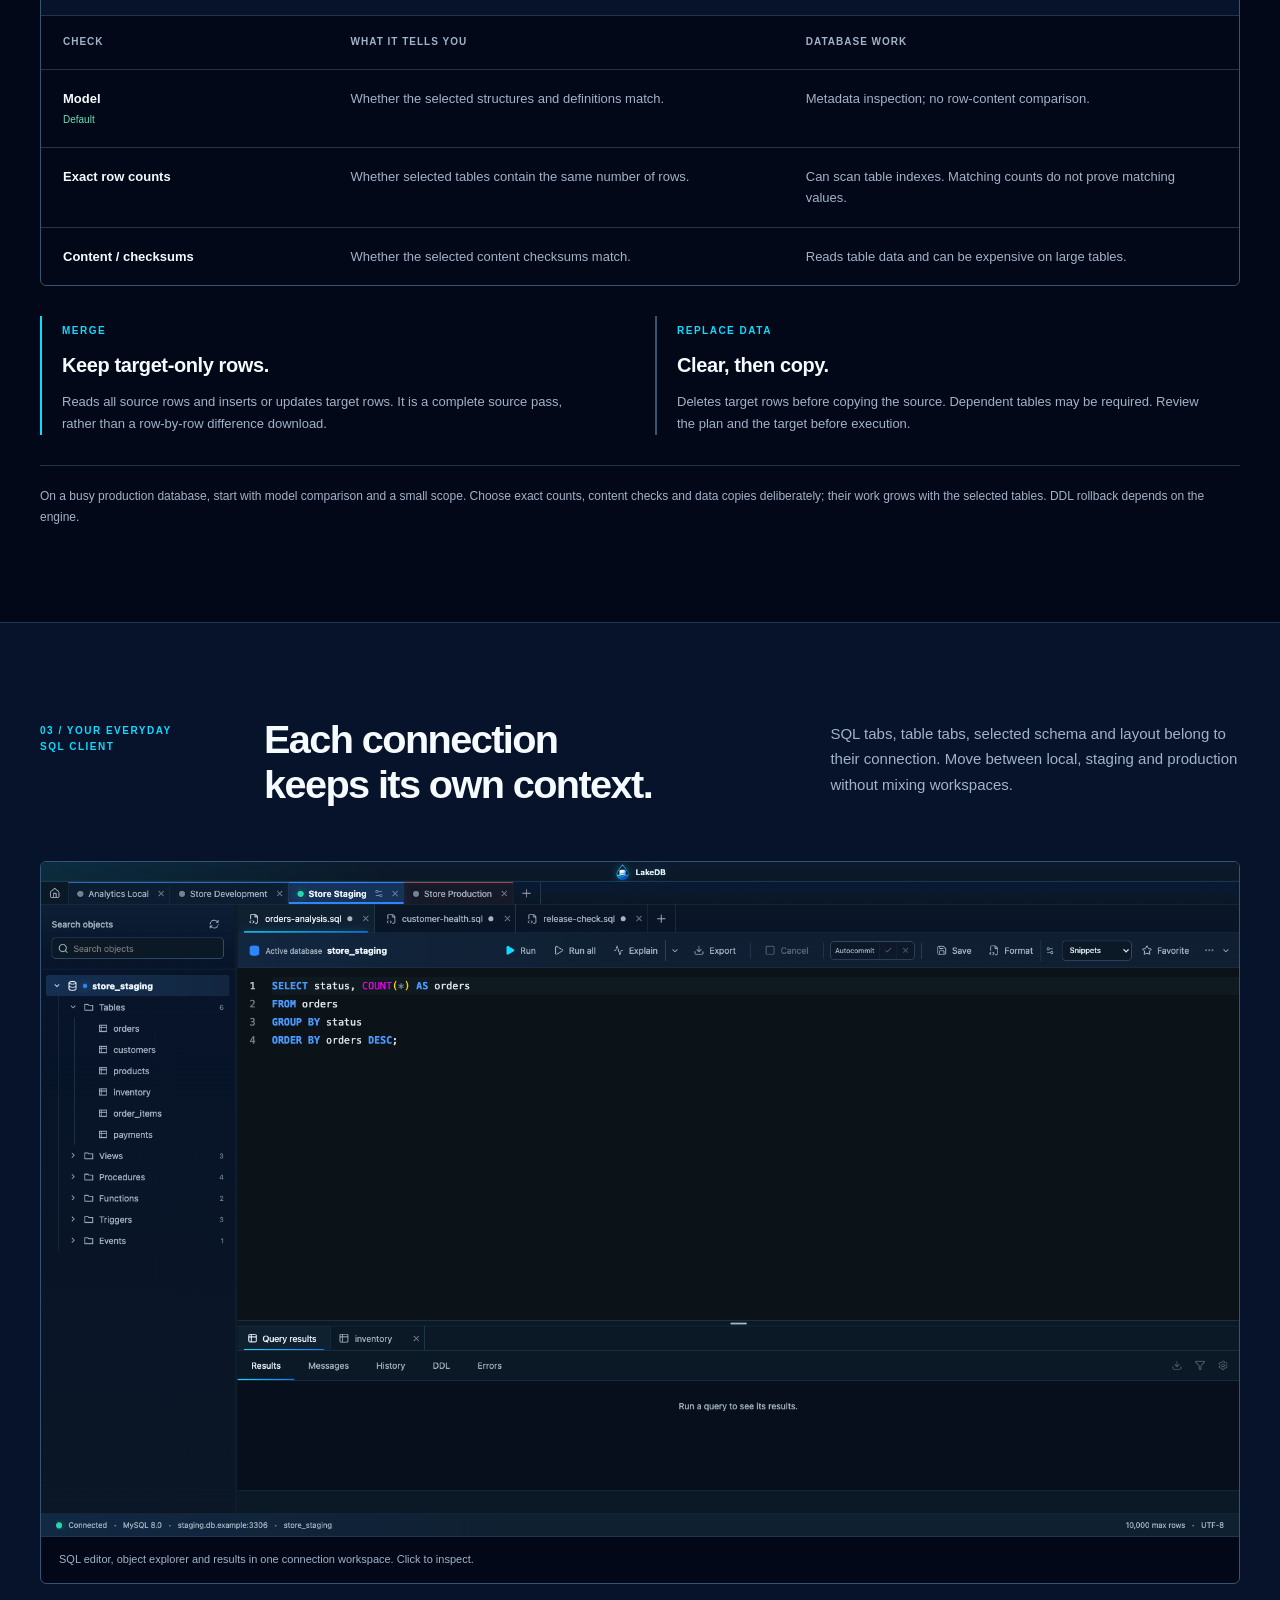
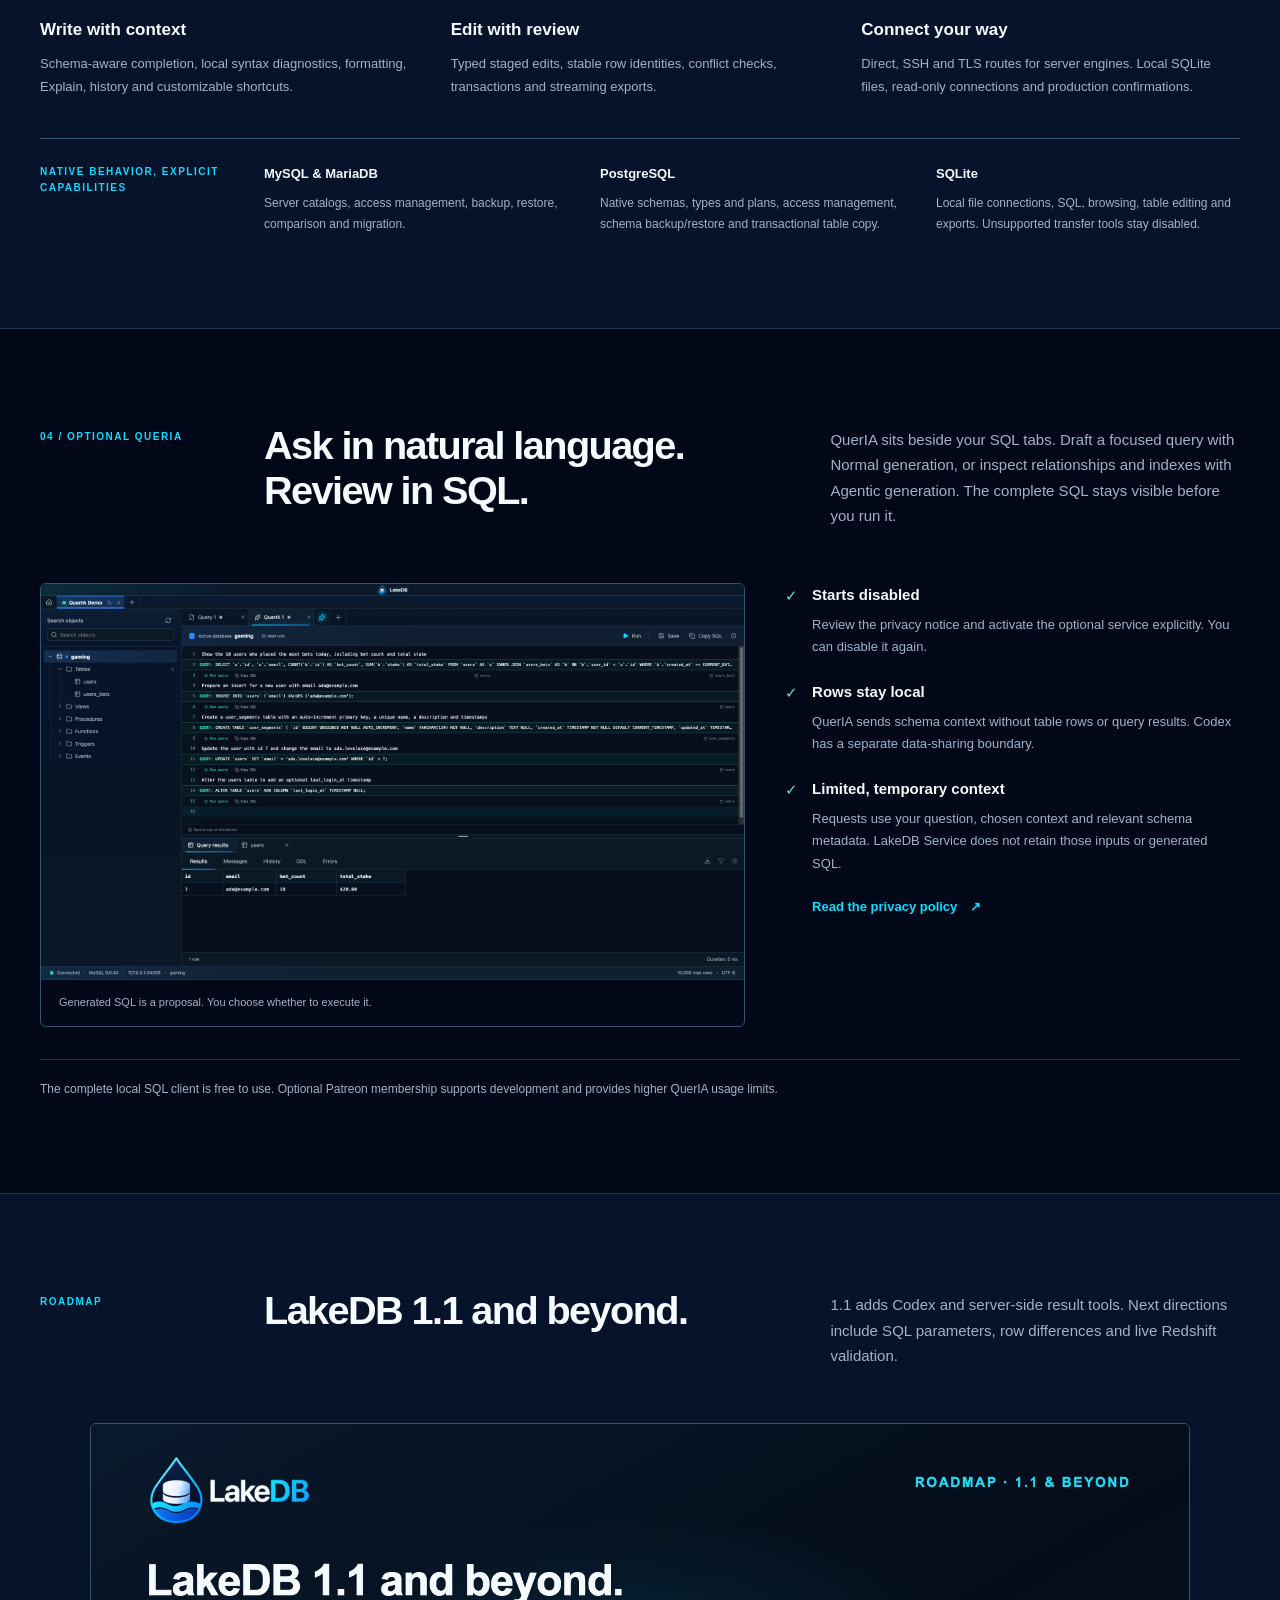
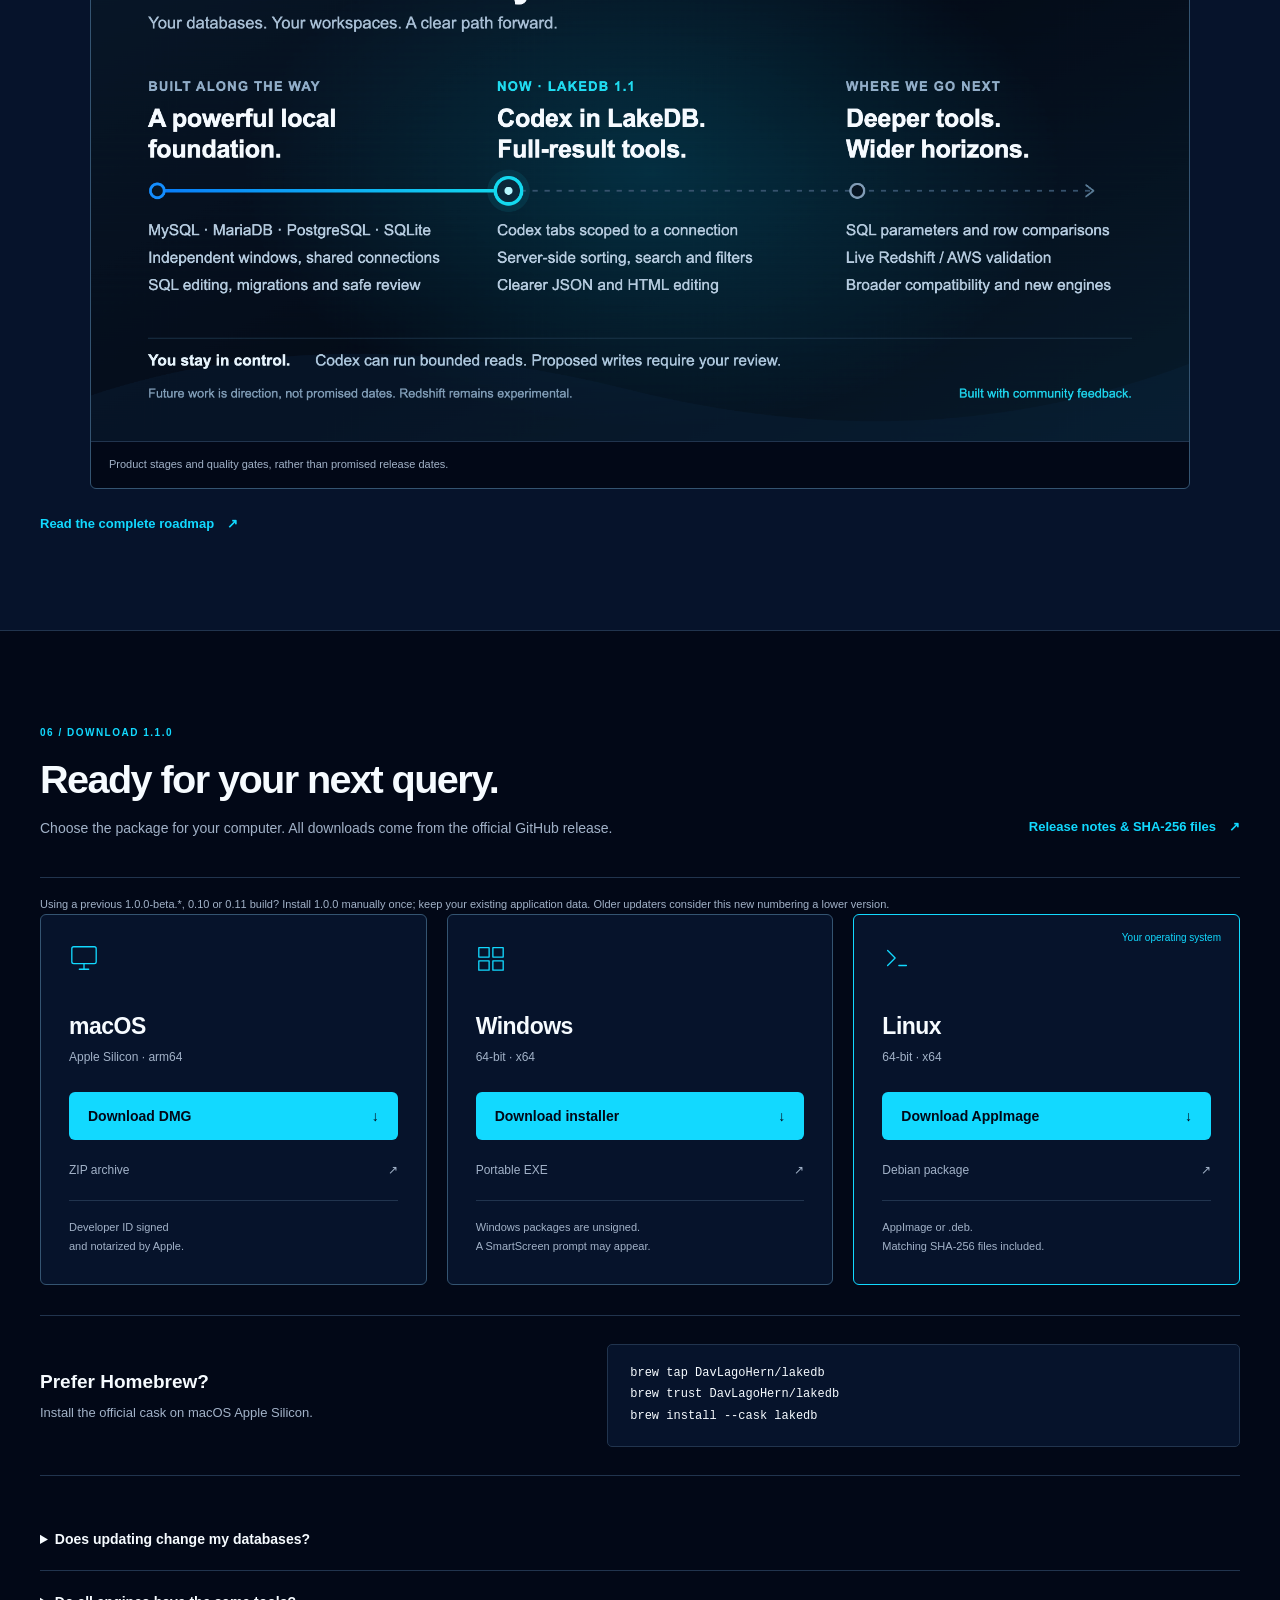
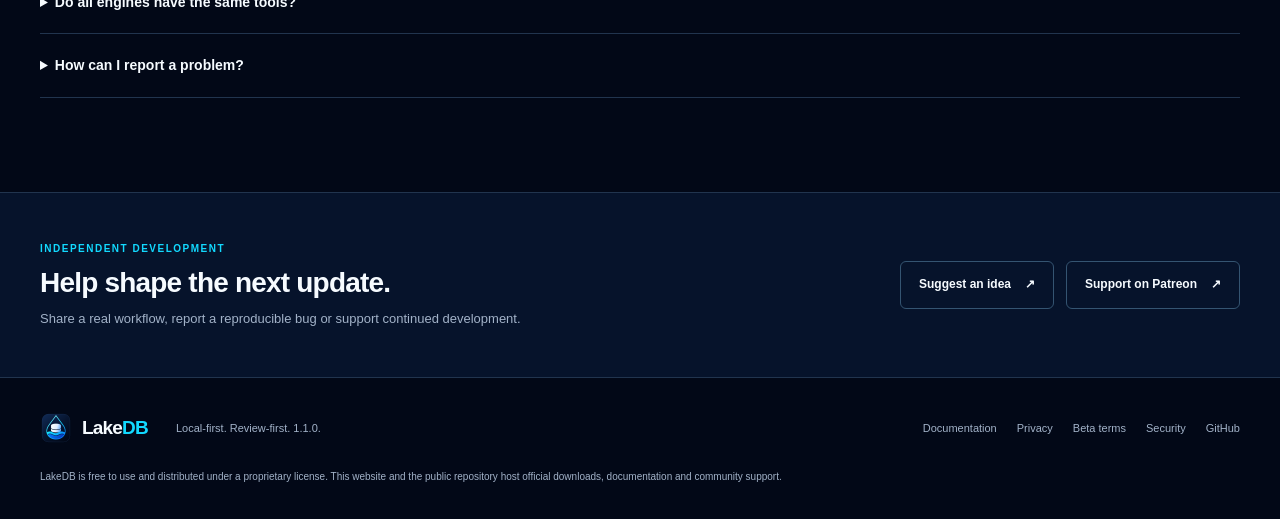
<file: docs/index.html>
<!doctype html>
<html lang="en">
  <head>
    <meta charset="utf-8">
    <meta name="viewport" content="width=device-width, initial-scale=1">
    <meta name="theme-color" content="#020817">
    <meta name="color-scheme" content="dark light">
    <meta name="application-name" content="LakeDB">
    <meta name="author" content="LakeDB">
    <meta name="robots" content="index, follow, max-image-preview:large">
    <title>LakeDB 1.1.0 — Codex in your database workspace</title>
    <meta name="description" content="A free, local-first desktop client for MySQL, MariaDB, PostgreSQL and SQLite. 1.0 adds clearer result grids, consistent interface scaling and background query notifications.">
    <link rel="canonical" href="https://davlagohern.github.io/LakeDB/">
    <link rel="alternate" hreflang="en" href="https://davlagohern.github.io/LakeDB/">
    <link rel="alternate" hreflang="x-default" href="https://davlagohern.github.io/LakeDB/">
    <link rel="icon" href="assets/lakedb-app-icon.png">
    <meta property="og:type" content="website">
    <meta property="og:site_name" content="LakeDB">
    <meta property="og:locale" content="en_US">
    <meta property="og:title" content="LakeDB 1.1.0 — Codex in your database workspace">
    <meta property="og:description" content="Independent windows, readable results and optional review-first AI. Redshift remains experimental.">
    <meta property="og:url" content="https://davlagohern.github.io/LakeDB/">
    <meta property="og:image" content="https://davlagohern.github.io/LakeDB/assets/releases/1.0.0/lakedb-1.0.0-1920x1080.png">
    <meta property="og:image:secure_url" content="https://davlagohern.github.io/LakeDB/assets/releases/1.0.0/lakedb-1.0.0-1920x1080.png">
    <meta property="og:image:type" content="image/png">
    <meta property="og:image:width" content="1920">
    <meta property="og:image:height" content="1080">
    <meta property="og:image:alt" content="LakeDB 1.0.0: ask, clarify and run when ready">
    <meta name="twitter:card" content="summary_large_image">
    <meta name="twitter:title" content="LakeDB 1.1.0 — Codex in your database workspace">
    <meta name="twitter:description" content="A local-first database client with independent windows, shared saved connections and reviewable AI.">
    <meta name="twitter:image" content="https://davlagohern.github.io/LakeDB/assets/releases/1.0.0/lakedb-1.0.0-1920x1080.png">
    <meta name="twitter:image:alt" content="LakeDB 1.0.0 release artwork">
    <script>
      (() => {
        try {
          if (["light", "warm"].includes(localStorage.getItem("lakedb-theme"))) document.documentElement.dataset.theme = "light";
        } catch {}
      })();
    </script>
    <link rel="stylesheet" href="site.css">
    <script type="application/ld+json">
      {
        "@context": "https://schema.org",
        "@type": "SoftwareApplication",
        "name": "LakeDB",
        "url": "https://davlagohern.github.io/LakeDB/",
        "image": "https://davlagohern.github.io/LakeDB/assets/releases/1.0.0/lakedb-1.0.0-1920x1080.png",
        "screenshot": "https://davlagohern.github.io/LakeDB/assets/screenshots/multitab.png",
        "applicationCategory": "DeveloperApplication",
        "applicationSubCategory": "Database client",
        "operatingSystem": "macOS Apple Silicon, Windows x64, Linux x64",
        "softwareVersion": "1.1.0",
        "description": "A local-first desktop client for MySQL, MariaDB, PostgreSQL and SQLite, with structure-first comparison, reviewable migrations and optional AI.",
        "downloadUrl": "https://github.com/DavLagoHern/LakeDB/releases/tag/v1.1.0",
        "releaseNotes": "https://github.com/DavLagoHern/LakeDB/releases/tag/v1.1.0",
        "isAccessibleForFree": true,
        "offers": { "@type": "Offer", "price": "0", "priceCurrency": "EUR", "url": "https://github.com/DavLagoHern/LakeDB/releases/tag/v1.1.0" },
        "publisher": { "@type": "Person", "name": "David Lago", "url": "https://github.com/DavLagoHern" }
      }
    </script>
  </head>
  <body>
    <a class="skip-link" href="#main">Skip to content</a>
    <header class="site-header" data-header>
      <div class="shell header-inner">
        <a class="brand" href="#top" aria-label="LakeDB home"><img src="assets/lakedb-app-icon.png" alt="" width="38" height="38"><span>Lake<span>DB</span></span></a>
        <nav class="site-nav" id="navigation" aria-label="Primary navigation" data-nav>
          <a href="#updates">What’s new</a>
          <a href="#workflow">Compare &amp; migrate</a>
          <a href="#queria">QuerIA</a>
          <a href="#roadmap">Roadmap</a>
          <a href="#downloads">Download</a>
        </nav>
        <div class="header-controls">
          <button class="theme-toggle" type="button" aria-label="Switch to light theme" aria-pressed="false" data-theme-toggle><svg aria-hidden="true" viewBox="0 0 24 24"><path d="M20.4 15.2A8.8 8.8 0 0 1 8.8 3.6 9 9 0 1 0 20.4 15.2Z"/></svg><span data-theme-label>Light</span></button>
          <a class="header-github" href="https://github.com/DavLagoHern/LakeDB" aria-label="LakeDB on GitHub">GitHub <span aria-hidden="true">↗</span></a>
          <button class="menu-toggle" type="button" aria-controls="navigation" aria-label="Open navigation" aria-expanded="false" data-menu-toggle><svg aria-hidden="true" viewBox="0 0 24 24"><path d="M4 7h16M4 12h16M4 17h16"/></svg></button>
        </div>
      </div>
    </header>

    <main id="main">
      <section class="hero shell" id="top" aria-labelledby="hero-title">
        <div class="hero-copy">
          <a class="release-pill" href="https://github.com/DavLagoHern/LakeDB/releases/tag/v1.1.0"><span class="status-dot" aria-hidden="true"></span> 1.1.0 <span class="release-pill__detail">Codex in LakeDB</span><span aria-hidden="true">↗</span></a>
          <h1 id="hero-title">Your databases.<br><span>Your next move.</span></h1>
          <p class="hero-description">Prepare SQL in clear query cards. Refine a selected query, resolve real ambiguities and choose exactly what to run. Numeric results, interface scaling and background notifications improve everyday work.</p>
          <div class="hero-actions">
            <a class="button button-primary" href="#downloads">Download 1.1.0 <svg aria-hidden="true" viewBox="0 0 24 24"><path d="M12 3v12m0 0 5-5m-5 5-5-5M4 20h16"/></svg></a>
            <a class="button button-secondary" href="#updates">What’s new <span aria-hidden="true">↓</span></a>
          </div>
          <p class="hero-platforms">Free local SQL client <span aria-hidden="true">·</span> macOS, Windows &amp; Linux</p>
        </div>
        <figure class="hero-artwork">
          <img src="assets/releases/1.0.0/lakedb-1.0.0-1920x1080.png" alt="LakeDB 1.0 launch artwork with the official database droplet: Your databases. Your next move." width="1920" height="1080" fetchpriority="high" decoding="async">
          <figcaption><span>1.0.0</span> Your databases. Your next move.</figcaption>
        </figure>
        <div class="engine-strip" aria-label="Supported database engines"><span>One local workspace.</span><strong>MySQL</strong><strong>MariaDB</strong><strong>PostgreSQL</strong><strong>SQLite</strong></div>
      </section>

      <section class="section section-tinted" id="updates" aria-labelledby="updates-title">
        <div class="shell">
          <div class="section-heading"><p class="eyebrow">What’s new in 1.1.0</p><h2 id="updates-title">Codex in your database workspace</h2><p>Ask about the active connection, inspect a schema and review SQL in the same app.</p></div>
          <div class="update-grid">
            <article><h3>Ask Codex</h3><p>Sign in with ChatGPT under Preferences → Integrations after installing the Codex CLI. Codex can use schema metadata and bounded read-only results as context.</p></article>
            <article><h3>Review proposed SQL</h3><p>LakeDB checks supported read-only proposals with the query planner. Review and run proposed writes in the SQL editor with the connection’s safeguards.</p></article>
            <article><h3>Filter the full result</h3><p>For supported queries, LakeDB can sort, filter and search on the database after the result grid reaches its row limit.</p></article>
            <article><h3>See exactly where a value is invalid</h3><p>The JSON and HTML editors highlight the relevant line during validation.</p></article>
          </div>
          <figure class="product-capture">
            <button class="media-button" type="button" data-lightbox="assets/screenshots/codex-1.1.0.png" aria-label="Enlarge the Codex workspace"><img src="assets/screenshots/codex-1.1.0.png" alt="LakeDB Codex tab showing reviewed SQL and a sample result in the grid" width="1920" height="1080" loading="lazy" decoding="async"></button>
            <figcaption>Codex in a LakeDB tab with a sample SQLite database.</figcaption>
          </figure>
          <a class="text-link section-link" href="https://github.com/DavLagoHern/LakeDB/wiki/Using-Codex">Using Codex <span aria-hidden="true">↗</span></a>
          <a class="text-link section-link" href="https://github.com/DavLagoHern/LakeDB/releases/tag/v1.1.0">Read the 1.1.0 release notes <span aria-hidden="true">↗</span></a>
        </div>
      </section>

      <section class="section" id="workflow" aria-labelledby="workflow-title">
        <div class="shell">
          <div class="section-heading"><p class="eyebrow">02 / Compare &amp; migrate</p><h2 id="workflow-title">Understand the difference.<br>Then decide what to move.</h2><p>A model check, a data check and a migration answer different questions. LakeDB keeps those choices visible.</p></div>
          <ol class="workflow-steps">
            <li><span>1</span><div><h3>Choose the scope</h3><p>Select source, target and objects. Begin with model comparison; enable data checks only when they answer your question.</p></div></li>
            <li><span>2</span><div><h3>Inspect the differences</h3><p>Review structures, object definitions and the checks you requested. Export the generated SQL or prepare a migration plan.</p></div></li>
            <li><span>3</span><div><h3>Review and run</h3><p>Check the target, dependencies and copy options before executing through your own local database connection.</p></div></li>
          </ol>
          <figure class="product-capture comparison-preview"><button class="media-button" type="button" data-lightbox="assets/screenshots/beta7.2/table-comparison-defaults.png" aria-label="Enlarge the Beta 7.2 table comparison options"><img src="assets/screenshots/beta7.2/table-comparison-defaults.png" alt="LakeDB Beta 7.2 table comparison with Model selected and Row counts, Content checksum and Partitions unchecked" width="1920" height="1080" loading="lazy" decoding="async"></button><figcaption>Table analysis opens with Model selected; data checks are opt-in. Illustrated with demo schemas. Click to inspect.</figcaption></figure>
          <div class="comparison-modes" role="region" aria-label="Comparison checks" tabindex="0">
            <table><caption>Choose the check that answers your question</caption><thead><tr><th scope="col">Check</th><th scope="col">What it tells you</th><th scope="col">Database work</th></tr></thead><tbody>
              <tr><th scope="row">Model <span class="table-badge">Default</span></th><td>Whether the selected structures and definitions match.</td><td>Metadata inspection; no row-content comparison.</td></tr>
              <tr><th scope="row">Exact row counts</th><td>Whether selected tables contain the same number of rows.</td><td>Can scan table indexes. Matching counts do not prove matching values.</td></tr>
              <tr><th scope="row">Content / checksums</th><td>Whether the selected content checksums match.</td><td>Reads table data and can be expensive on large tables.</td></tr>
            </tbody></table>
          </div>
          <div class="migration-choices">
            <article><span class="eyebrow">Merge</span><h3>Keep target-only rows.</h3><p>Reads all source rows and inserts or updates target rows. It is a complete source pass, rather than a row-by-row difference download.</p></article>
            <article><span class="eyebrow">Replace data</span><h3>Clear, then copy.</h3><p>Deletes target rows before copying the source. Dependent tables may be required. Review the plan and the target before execution.</p></article>
          </div>
          <p class="workflow-note">On a busy production database, start with model comparison and a small scope. Choose exact counts, content checks and data copies deliberately; their work grows with the selected tables. DDL rollback depends on the engine.</p>
        </div>
      </section>

      <section class="section section-tinted" id="sql-client" aria-labelledby="client-title">
        <div class="shell">
          <div class="section-heading"><p class="eyebrow">03 / Your everyday SQL client</p><h2 id="client-title">Each connection<br>keeps its own context.</h2><p>SQL tabs, table tabs, selected schema and layout belong to their connection. Move between local, staging and production without mixing workspaces.</p></div>
          <figure class="product-capture"><button class="media-button" type="button" data-lightbox="assets/screenshots/multitab.png" aria-label="Enlarge the LakeDB SQL workspace"><img src="assets/screenshots/multitab.png" alt="LakeDB SQL editor, object explorer and results in an independent connection workspace" width="1920" height="1080" loading="lazy" decoding="async"></button><figcaption>SQL editor, object explorer and results in one connection workspace. Click to inspect.</figcaption></figure>
          <div class="client-features"><article><h3>Write with context</h3><p>Schema-aware completion, local syntax diagnostics, formatting, Explain, history and customizable shortcuts.</p></article><article><h3>Edit with review</h3><p>Typed staged edits, stable row identities, conflict checks, transactions and streaming exports.</p></article><article><h3>Connect your way</h3><p>Direct, SSH and TLS routes for server engines. Local SQLite files, read-only connections and production confirmations.</p></article></div>
          <div class="engine-details"><p class="eyebrow">Native behavior, explicit capabilities</p><div><p><strong>MySQL &amp; MariaDB</strong><span>Server catalogs, access management, backup, restore, comparison and migration.</span></p><p><strong>PostgreSQL</strong><span>Native schemas, types and plans, access management, schema backup/restore and transactional table copy.</span></p><p><strong>SQLite</strong><span>Local file connections, SQL, browsing, table editing and exports. Unsupported transfer tools stay disabled.</span></p></div></div>
        </div>
      </section>

      <section class="section" id="queria" aria-labelledby="queria-title">
        <div class="shell">
          <div class="section-heading"><p class="eyebrow">04 / Optional QuerIA</p><h2 id="queria-title">Ask in natural language.<br>Review in SQL.</h2><p>QuerIA sits beside your SQL tabs. Draft a focused query with Normal generation, or inspect relationships and indexes with Agentic generation. The complete SQL stays visible before you run it.</p></div>
          <div class="queria-layout"><figure class="product-capture"><button class="media-button" type="button" data-lightbox="assets/screenshots/queria.png" aria-label="Enlarge the QuerIA workspace"><img src="assets/screenshots/queria.png" alt="QuerIA natural-language requests with generated SQL ready for explicit review and execution" width="1920" height="1080" loading="lazy" decoding="async"></button><figcaption>Generated SQL is a proposal. You choose whether to execute it.</figcaption></figure><div class="privacy-points"><article><span class="privacy-symbol" aria-hidden="true">✓</span><div><h3>Starts disabled</h3><p>Review the privacy notice and activate the optional service explicitly. You can disable it again.</p></div></article><article><span class="privacy-symbol" aria-hidden="true">✓</span><div><h3>Rows stay local</h3><p>QuerIA sends schema context without table rows or query results. Codex has a separate data-sharing boundary.</p></div></article><article><span class="privacy-symbol" aria-hidden="true">✓</span><div><h3>Limited, temporary context</h3><p>Requests use your question, chosen context and relevant schema metadata. LakeDB Service does not retain those inputs or generated SQL.</p></div></article><a class="text-link" href="PRIVACY.md">Read the privacy policy <span aria-hidden="true">↗</span></a></div></div>
          <p class="queria-note">The complete local SQL client is free to use. Optional Patreon membership supports development and provides higher QuerIA usage limits.</p>
        </div>
      </section>

      <section class="section section-tinted" id="roadmap" aria-labelledby="roadmap-title">
          <div class="shell"><div class="section-heading"><p class="eyebrow">Roadmap</p><h2 id="roadmap-title">LakeDB 1.1 and beyond.</h2><p>1.1 adds Codex and server-side result tools. Next directions include SQL parameters, row differences and live Redshift validation.</p></div><figure class="product-capture roadmap-capture"><button class="media-button" type="button" data-lightbox="assets/roadmap/lakedb-roadmap-1.1.0.png" aria-label="Enlarge the LakeDB 1.1.0 roadmap"><img src="assets/roadmap/lakedb-roadmap-1.1.0.png" alt="LakeDB 1.1 roadmap: Codex and server-side result tools, followed by SQL parameters, row comparisons and Redshift validation" width="1920" height="1080" loading="lazy" decoding="async"></button><figcaption>Product stages and quality gates, rather than promised release dates.</figcaption></figure><a class="text-link section-link" href="ROADMAP.md">Read the complete roadmap <span aria-hidden="true">↗</span></a></div>
      </section>

      <section class="section downloads" id="downloads" aria-labelledby="downloads-title">
        <div class="shell"><div class="download-heading"><div><p class="eyebrow">06 / Download 1.1.0</p><h2 id="downloads-title">Ready for your next query.</h2><p>Choose the package for your computer. All downloads come from the official GitHub release.</p></div><a class="text-link" href="https://github.com/DavLagoHern/LakeDB/releases/tag/v1.1.0">Release notes &amp; SHA-256 files <span aria-hidden="true">↗</span></a></div>
          <p class="signing-note">Using a previous 1.0.0-beta.*, 0.10 or 0.11 build? Install 1.0.0 manually once; keep your existing application data. Older updaters consider this new numbering a lower version.</p>
          <div class="download-grid">
            <article data-platform="mac"><svg class="platform-icon" aria-hidden="true" viewBox="0 0 32 32"><rect x="3" y="4" width="26" height="18" rx="2"/><path d="M11 28h10M16 22v6"/></svg><h3>macOS</h3><p class="architecture">Apple Silicon · arm64</p><a class="button button-primary" href="https://github.com/DavLagoHern/LakeDB/releases/download/v1.1.0/LakeDB-1.1.0-mac-arm64.dmg">Download DMG <span aria-hidden="true">↓</span></a><a class="package-alternative" href="https://github.com/DavLagoHern/LakeDB/releases/download/v1.1.0/LakeDB-1.1.0-mac-arm64.zip">ZIP archive <span aria-hidden="true">↗</span></a><p class="signing-note">Developer ID signed<br>and notarized by Apple.</p></article>
            <article data-platform="windows"><svg class="platform-icon" aria-hidden="true" viewBox="0 0 32 32"><path d="M3 5h11v10H3zM18 5h11v10H18zM3 19h11v10H3zM18 19h11v10H18z"/></svg><h3>Windows</h3><p class="architecture">64-bit · x64</p><a class="button button-primary" href="https://github.com/DavLagoHern/LakeDB/releases/download/v1.1.0/LakeDB-1.1.0-win-x64-setup.exe">Download installer <span aria-hidden="true">↓</span></a><a class="package-alternative" href="https://github.com/DavLagoHern/LakeDB/releases/download/v1.1.0/LakeDB-1.1.0-win-x64-portable.exe">Portable EXE <span aria-hidden="true">↗</span></a><p class="signing-note">Windows packages are unsigned.<br>A SmartScreen prompt may appear.</p></article>
            <article data-platform="linux"><svg class="platform-icon" aria-hidden="true" viewBox="0 0 32 32"><path d="M6 8l8 8-8 8M18 24h8"/></svg><h3>Linux</h3><p class="architecture">64-bit · x64</p><a class="button button-primary" href="https://github.com/DavLagoHern/LakeDB/releases/download/v1.1.0/LakeDB-1.1.0-linux-x86_64.AppImage">Download AppImage <span aria-hidden="true">↓</span></a><a class="package-alternative" href="https://github.com/DavLagoHern/LakeDB/releases/download/v1.1.0/LakeDB-1.1.0-linux-amd64.deb">Debian package <span aria-hidden="true">↗</span></a><p class="signing-note">AppImage or .deb.<br>Matching SHA-256 files included.</p></article>
          </div>
          <div class="homebrew"><div><h3>Prefer Homebrew?</h3><p>Install the official cask on macOS Apple Silicon.</p></div><pre><code>brew tap DavLagoHern/lakedb
brew trust DavLagoHern/lakedb
brew install --cask lakedb</code></pre></div>
          <div class="faq"><details><summary>Does updating change my databases?</summary><p>Installing an update does not migrate your connected databases. Connections, preferences and workspaces remain in the local profile. Database changes only run when you explicitly execute SQL, apply edits or start an operation.</p></details><details><summary>Do all engines have the same tools?</summary><p>No. LakeDB exposes engine capabilities explicitly. MySQL/MariaDB and PostgreSQL have different transfer and catalog behavior; unsupported tools remain disabled for SQLite. See the <a href="https://github.com/DavLagoHern/LakeDB/wiki">documentation</a> for each engine.</p></details><details><summary>How can I report a problem?</summary><p>Use the <a href="https://github.com/DavLagoHern/LakeDB/issues/new?template=bug-report.yml">bug report form</a> with your LakeDB version, operating system, engine version and steps to reproduce. Review diagnostics before sharing and remove sensitive data.</p></details></div>
        </div>
      </section>

      <section class="community-strip" aria-labelledby="community-title"><div class="shell community-inner"><div><p class="eyebrow">Independent development</p><h2 id="community-title">Help shape the next update.</h2><p>Share a real workflow, report a reproducible bug or support continued development.</p></div><div class="community-actions"><a class="button button-secondary" href="https://github.com/DavLagoHern/LakeDB/discussions/categories/ideas">Suggest an idea <span aria-hidden="true">↗</span></a><a class="button button-secondary" href="https://www.patreon.com/LakeDB/membership">Support on Patreon <span aria-hidden="true">↗</span></a></div></div></section>
    </main>

    <footer class="site-footer"><div class="shell footer-inner"><a class="brand" href="#top" aria-label="Back to top"><img src="assets/lakedb-app-icon.png" alt="" width="32" height="32"><span>Lake<span>DB</span></span></a><p>Local-first. Review-first. 1.1.0.</p><nav aria-label="Footer navigation"><a href="https://github.com/DavLagoHern/LakeDB/wiki">Documentation</a><a href="PRIVACY.md">Privacy</a><a href="TERMS.md">Beta terms</a><a href="https://github.com/DavLagoHern/LakeDB/security/policy">Security</a><a href="https://github.com/DavLagoHern/LakeDB">GitHub</a></nav></div><p class="shell license-note">LakeDB is free to use and distributed under a proprietary license. This website and the public repository host official downloads, documentation and community support.</p></footer>
    <dialog class="lightbox" data-lightbox-dialog aria-label="Expanded LakeDB image"><button type="button" aria-label="Close image" data-lightbox-close><svg aria-hidden="true" viewBox="0 0 24 24"><path d="m6 6 12 12M18 6 6 18"/></svg></button><img alt="" data-lightbox-image></dialog>
    <script src="site.js"></script>
  </body>
</html>
</file>
<file: site.css>
:root {
  --bg: #020817;
  --bg-deep: #01050e;
  --surface: #071428;
  --surface-2: #0a1a31;
  --text: #f6f9ff;
  --muted: #93a4ba;
  --muted-2: #6f829b;
  --line: #1b3652;
  --line-bright: #315777;
  --blue: #1787ff;
  --cyan: #19d2ff;
  --mint: #4de7ba;
  --red: #ff6577;
  --shell: min(1380px, calc(100vw - 72px));
  --header-h: 76px;
  --ease: cubic-bezier(.2, .75, .2, 1);
}

* { box-sizing: border-box; }

html {
  scroll-behavior: smooth;
  background: var(--bg);
}

body {
  margin: 0;
  min-width: 320px;
  overflow-x: hidden;
  background:
    radial-gradient(circle at 84% 8%, rgba(12, 70, 132, .18), transparent 29rem),
    var(--bg);
  color: var(--text);
  font-family: Inter, "SF Pro Display", "Segoe UI", system-ui, -apple-system, sans-serif;
  font-size: 16px;
  line-height: 1.55;
  -webkit-font-smoothing: antialiased;
}

::selection { background: rgba(25, 210, 255, .24); color: #fff; }

a { color: inherit; text-decoration: none; }
button { color: inherit; font: inherit; }
img { display: block; max-width: 100%; height: auto; }
svg { display: block; }

.skip-link {
  position: fixed;
  left: 16px;
  top: -60px;
  z-index: 200;
  padding: 10px 16px;
  background: var(--text);
  color: var(--bg);
  transition: top .2s;
}

.skip-link:focus { top: 12px; }
.shell { width: var(--shell); margin-inline: auto; }

.site-header {
  position: fixed;
  inset: 0 0 auto;
  z-index: 100;
  height: var(--header-h);
  border-bottom: 1px solid rgba(49, 87, 119, .48);
  background: rgba(2, 8, 23, .86);
  backdrop-filter: blur(18px);
  transition: background .25s, height .25s;
}

.site-header.is-scrolled {
  height: 64px;
  background: rgba(1, 5, 14, .94);
}

.header-inner {
  height: 100%;
  display: grid;
  grid-template-columns: 1fr auto 1fr;
  align-items: center;
  gap: 32px;
}

.brand {
  display: inline-flex;
  align-items: center;
  justify-self: start;
  gap: 10px;
  font-size: 24px;
  font-weight: 760;
  letter-spacing: -.045em;
}

.brand img { width: 38px; height: 38px; object-fit: contain; }
.brand span span { color: var(--cyan); }

.site-nav { display: flex; align-items: center; gap: clamp(22px, 3.2vw, 54px); }

.site-nav a {
  position: relative;
  color: #acb9ca;
  font-size: 14px;
  font-weight: 570;
  transition: color .2s;
}

.site-nav a::after {
  content: "";
  position: absolute;
  inset: auto 50% -10px;
  height: 1px;
  background: var(--cyan);
  transition: inset .25s var(--ease);
}

.site-nav a:hover, .site-nav a:focus-visible { color: var(--text); }
.site-nav a:hover::after, .site-nav a:focus-visible::after { inset-inline: 0; }

.header-action {
  justify-self: end;
  display: inline-flex;
  align-items: center;
  gap: 9px;
  padding: 10px 14px;
  border: 1px solid var(--line-bright);
  border-radius: 5px;
  font-size: 14px;
  font-weight: 650;
  transition: border-color .2s, background .2s, transform .2s;
}

.header-action svg { width: 18px; fill: currentColor; }
.header-action:hover { border-color: var(--cyan); background: rgba(25, 210, 255, .06); transform: translateY(-1px); }
.menu-toggle { display: none; }

.hero {
  position: relative;
  min-height: 100vh;
  padding: calc(var(--header-h) + clamp(70px, 8vw, 126px)) 0 0;
  overflow: hidden;
}

.hero-grid {
  position: absolute;
  inset: var(--header-h) 0 auto;
  height: 730px;
  opacity: .32;
  pointer-events: none;
  background-image:
    linear-gradient(rgba(49, 87, 119, .16) 1px, transparent 1px),
    linear-gradient(90deg, rgba(49, 87, 119, .12) 1px, transparent 1px);
  background-size: 72px 72px;
  mask-image: linear-gradient(to bottom, rgba(0,0,0,.75), transparent 85%);
}

.hero::before {
  content: "";
  position: absolute;
  top: 155px;
  right: -170px;
  width: 630px;
  height: 630px;
  border: 1px solid rgba(25, 210, 255, .12);
  border-radius: 50%;
  box-shadow: inset 0 0 0 110px rgba(6, 32, 66, .15), inset 0 0 0 220px rgba(6, 32, 66, .09);
}

.hero-copy { position: relative; z-index: 1; }

.hero-kicker {
  margin: 0 0 20px !important;
  color: var(--mint) !important;
  font-size: 13px !important;
  font-weight: 780;
  letter-spacing: .2em !important;
  text-transform: uppercase;
}

.hero h1 {
  max-width: 980px;
  margin: 0;
  font-size: clamp(54px, 7.1vw, 108px);
  line-height: .94;
  letter-spacing: -.07em;
  font-weight: 770;
}

.hero h1 .hero-ai {
  color: transparent;
  background: linear-gradient(180deg, #5ef0ff 0%, #0e91ff 100%);
  background-clip: text;
  -webkit-background-clip: text;
  filter: drop-shadow(0 0 28px rgba(25, 210, 255, .2));
}

.hero h1 small {
  display: block;
  margin-top: 18px;
  color: #fff;
  font-size: .46em;
  line-height: 1;
  letter-spacing: -.045em;
}

.hero h1 small span {
  color: var(--cyan);
}

.hero-copy > p:not(.platforms) {
  max-width: 650px;
  margin: 32px 0 0;
  color: #a8b7ca;
  font-size: clamp(18px, 1.7vw, 23px);
  line-height: 1.52;
  letter-spacing: -.018em;
}

.hero-actions { display: flex; flex-wrap: wrap; gap: 14px; margin-top: 34px; }

.button {
  min-height: 50px;
  display: inline-flex;
  align-items: center;
  justify-content: center;
  gap: 10px;
  padding: 0 20px;
  border: 1px solid transparent;
  border-radius: 5px;
  font-size: 15px;
  font-weight: 680;
  transition: transform .2s var(--ease), border-color .2s, background .2s, box-shadow .2s;
}

.button svg {
  width: 19px;
  fill: none;
  stroke: currentColor;
  stroke-width: 1.8;
  stroke-linecap: round;
  stroke-linejoin: round;
}

.button-primary {
  background: linear-gradient(110deg, #096aee, #0c8dff);
  color: white;
  box-shadow: 0 10px 38px rgba(11, 124, 255, .22);
}

.button-secondary { border-color: #278f78; background: rgba(77, 231, 186, .02); }
.button:hover { transform: translateY(-2px); }
.button-primary:hover { box-shadow: 0 13px 44px rgba(11, 124, 255, .36); }
.button-secondary:hover { border-color: var(--mint); background: rgba(77, 231, 186, .06); }

.platforms {
  display: flex;
  align-items: center;
  gap: 10px;
  margin: 15px 0 0;
  color: #7990a9;
  font-size: 13px;
}

.platforms i { width: 3px; height: 3px; border-radius: 50%; background: var(--line-bright); }

.hero-stage {
  position: relative;
  z-index: 2;
  margin-top: 70px;
  border: 1px solid var(--line-bright);
  border-radius: 7px;
  overflow: hidden;
  box-shadow: 0 34px 110px rgba(0, 0, 0, .5), 0 0 90px rgba(11, 124, 255, .08);
}

.media-button {
  width: 100%;
  display: block;
  padding: 0;
  border: 0;
  background: transparent;
  cursor: zoom-in;
}

.media-button picture { display: block; }

.hero-stage img {
  width: 100%;
  aspect-ratio: 16/9;
  object-fit: cover;
  transition: transform .7s var(--ease), filter .3s;
}

.hero-stage:hover img { transform: scale(1.006); filter: brightness(1.05); }

.proof-line {
  min-height: 108px;
  display: grid;
  grid-template-columns: repeat(3, 1fr);
  align-items: center;
  margin-top: 30px;
  border-block: 1px solid var(--line);
}

.proof-line span {
  padding: 6px 28px;
  color: #b5c2d2;
  text-align: center;
  font-size: 13px;
  font-weight: 650;
  letter-spacing: .09em;
  text-transform: uppercase;
}

.proof-line span + span { border-left: 0; }
.section[id] { scroll-margin-top: 84px; }
.section { position: relative; padding: clamp(100px, 10vw, 170px) 0; }
.section-index { margin: 0 0 22px; color: var(--mint); font-size: 12px; font-weight: 750; letter-spacing: .18em; text-transform: uppercase; }

.split-heading {
  display: grid;
  grid-template-columns: minmax(180px, .65fr) minmax(0, 1.7fr);
  gap: 64px;
  align-items: start;
}

.split-heading h2, .workflow h2, .data-heading h2, .tools-copy h2, .details-heading h2, .download-copy h2, .docs-copy h2, .roadmap-heading h2, .community-layout h2, .comparison-heading h2 {
  margin: 0;
  font-size: clamp(40px, 5vw, 74px);
  line-height: 1.02;
  letter-spacing: -.055em;
}

.split-heading > div > p, .workflow-copy > p:last-child, .data-heading > p:last-child, .tools-copy > p, .community-layout > div > p:last-child {
  max-width: 800px;
  margin: 28px 0 0;
  color: var(--muted);
  font-size: clamp(18px, 1.6vw, 22px);
}

.capability-rail {
  display: grid;
  grid-template-columns: repeat(4, 1fr);
  gap: 28px;
  margin-top: 90px;
}

.capability-rail article {
  position: relative;
  min-height: 220px;
  padding: 30px 0 24px;
  border-top: 2px solid rgba(25, 210, 255, .38);
}
.capability-rail article + article { border-left: 0; }
.capability-rail article > span { color: var(--cyan); font-family: "SFMono-Regular", Consolas, monospace; font-size: 11px; }
.capability-rail h3 { margin: 58px 0 12px; font-size: 19px; letter-spacing: -.02em; }
.capability-rail p { margin: 0; color: var(--muted); font-size: 14px; }

.workflow { overflow: hidden; background: var(--bg-deep); border-block: 1px solid #0d2238; }
.workflow::before { content: ""; position: absolute; inset: 0; background: linear-gradient(115deg, rgba(15, 82, 143, .12), transparent 45%); pointer-events: none; }
.workflow-copy { position: relative; z-index: 1; }
.workflow-copy > p:last-child { max-width: 610px; }

.workflow-canvas {
  position: relative;
  min-height: 820px;
  margin-top: 74px;
  padding-left: 300px;
}

.workflow-key {
  position: absolute;
  left: 0;
  top: 50px;
  z-index: 3;
  width: 276px;
  border-left: 1px solid var(--mint);
}

.workflow-step {
  position: relative;
  width: 100%;
  display: flex;
  align-items: center;
  gap: 16px;
  padding: 18px 18px 18px 30px;
  border: 0;
  background: transparent;
  color: #8597ad;
  text-align: left;
  cursor: pointer;
  transition: color .2s, background .2s;
}

.workflow-step::before {
  content: "";
  position: absolute;
  left: 0;
  width: 18px;
  height: 1px;
  background: var(--mint);
}

.workflow-step span { font-family: "SFMono-Regular", Consolas, monospace; color: #55708b; font-size: 11px; }
.workflow-step:hover, .workflow-step.is-active { color: #fff; background: linear-gradient(90deg, rgba(77, 231, 186, .09), transparent); }
.workflow-step.is-active span { color: var(--mint); }

.workflow-screen {
  position: relative;
  z-index: 2;
  border: 1px solid var(--line-bright);
  border-radius: 6px;
  overflow: hidden;
  box-shadow: 0 30px 80px rgba(0,0,0,.42);
}

.workflow-screen img { width: 100%; aspect-ratio: 16/9; object-fit: cover; transition: opacity .22s, transform .55s var(--ease); }
.workflow-screen:hover img { transform: scale(1.008); }

.workflow-detail {
  position: absolute;
  left: 0;
  top: 330px;
  width: 255px;
  padding-top: 26px;
  border-top: 1px solid var(--line);
}

.workflow-detail strong { font-size: 15px; }
.workflow-detail p { color: var(--muted); font-size: 13px; }
.inline-link { padding: 0; border: 0; background: none; color: var(--cyan); font-size: 13px; cursor: pointer; }
.inline-link span { display: inline-block; margin-left: 5px; transition: transform .2s; }
.inline-link:hover span { transform: translate(2px, -2px); }

.connection-inset {
  position: absolute;
  z-index: 4;
  left: 92px;
  bottom: 12px;
  width: 370px;
  border: 1px solid var(--line-bright);
  border-radius: 6px;
  overflow: hidden;
  box-shadow: 0 24px 60px rgba(0,0,0,.5);
}

.connection-inset img { aspect-ratio: 16/9; object-fit: cover; }

.data-section { padding-bottom: 0; }
.data-heading { display: grid; grid-template-columns: .45fr 1fr 1fr; gap: 56px; align-items: end; }
.data-heading > p:last-child { margin: 0; font-size: 17px; }
.wide-media {
  width: min(1540px, calc(100vw - 36px));
  margin: 80px auto 0;
  border: 1px solid var(--line-bright);
  border-radius: 6px 6px 0 0;
  overflow: hidden;
  background: var(--surface);
}

.wide-media-meta {
  min-height: 54px;
  display: flex;
  align-items: center;
  justify-content: flex-end;
  gap: 30px;
  padding: 0 22px;
  border-bottom: 1px solid var(--line);
  color: #86a0ba;
  font-size: 11px;
  letter-spacing: .08em;
  text-transform: uppercase;
}

.wide-media-meta span::before { content: ""; display: inline-block; width: 5px; height: 5px; margin-right: 8px; border-radius: 50%; background: var(--mint); }
.wide-media img { width: 100%; aspect-ratio: 16/9; object-fit: cover; }

.tools-section { background: #041022; border-block: 1px solid var(--line); }
.tools-layout { display: grid; grid-template-columns: minmax(0, 1.3fr) minmax(360px, .7fr); gap: 70px; align-items: center; }
.tools-media { border: 1px solid var(--line-bright); border-radius: 6px; overflow: hidden; box-shadow: 0 28px 70px rgba(0,0,0,.4); }
.tools-media img { aspect-ratio: 16/9; object-fit: cover; }
.tools-copy > p { font-size: 17px; }
.plain-list { margin: 40px 0 0; padding: 0; list-style: none; border-top: 1px solid var(--line); }
.plain-list li { display: grid; grid-template-columns: .8fr 1.4fr; gap: 18px; padding: 18px 0; border-bottom: 1px solid var(--line); }
.plain-list span { font-weight: 650; font-size: 14px; }
.plain-list em { color: var(--muted); font-size: 13px; font-style: normal; }

.comparison-section {
  overflow: hidden;
  border-bottom: 1px solid var(--line);
  background: var(--bg);
}

.comparison-heading {
  display: grid;
  grid-template-columns: .45fr 1fr 1fr;
  gap: 56px;
  align-items: end;
}

.comparison-heading h2 {
  margin: 0;
}

.comparison-heading > p:last-child {
  margin: 0;
  color: var(--muted);
  font-size: 17px;
}

.comparison-legend {
  display: flex;
  flex-wrap: wrap;
  gap: 18px 34px;
  margin-top: 58px;
  color: var(--muted);
  font-size: 12px;
}

.comparison-legend span {
  display: inline-flex;
  align-items: center;
  gap: 9px;
}

.comparison-table-wrap {
  margin-top: 24px;
  overflow-x: auto;
  border: 1px solid var(--line);
  background: var(--surface);
  scrollbar-color: var(--line-bright) var(--bg-deep);
  scrollbar-width: thin;
}

.comparison-table-wrap:focus-visible {
  outline-offset: 5px;
}

.comparison-table {
  width: 100%;
  min-width: 1000px;
  border-collapse: separate;
  border-spacing: 0;
  table-layout: fixed;
  font-size: 13px;
}

.comparison-feature-column { width: 310px; }
.comparison-lakedb-column { width: 145px; }

.comparison-table th,
.comparison-table td {
  height: 64px;
  padding: 13px 16px;
  border-right: 1px solid var(--line);
  border-bottom: 1px solid var(--line);
  text-align: center;
  vertical-align: middle;
}

.comparison-table tr > *:last-child { border-right: 0; }
.comparison-table tbody tr:last-child > * { border-bottom: 0; }

.comparison-table thead th {
  height: 74px;
  background: var(--bg-deep);
  color: var(--muted);
  font-size: 12px;
  font-weight: 720;
  letter-spacing: .035em;
}

.comparison-table thead th:first-child,
.comparison-table tbody tr:not(.comparison-group) th {
  position: sticky;
  left: 0;
  z-index: 2;
  text-align: left;
}

.comparison-table thead th:first-child {
  z-index: 4;
}

.comparison-table thead a {
  text-decoration: underline;
  text-decoration-color: transparent;
  text-underline-offset: 4px;
  transition: color .2s, text-decoration-color .2s;
}

.comparison-table thead a:hover,
.comparison-table thead a:focus-visible {
  color: var(--text);
  text-decoration-color: var(--cyan);
}

.comparison-table tbody tr:not(.comparison-group) th {
  background: var(--surface);
  color: color-mix(in srgb, var(--text) 88%, var(--muted));
  font-weight: 610;
  line-height: 1.35;
}

.comparison-table .is-lakedb {
  background: color-mix(in srgb, var(--mint) 8%, var(--surface));
  box-shadow: inset 1px 0 color-mix(in srgb, var(--mint) 42%, transparent), inset -1px 0 color-mix(in srgb, var(--mint) 42%, transparent);
}

.comparison-table thead .is-lakedb {
  color: var(--text);
  background: color-mix(in srgb, var(--mint) 13%, var(--bg-deep));
}

.comparison-table thead .is-lakedb span {
  color: var(--cyan);
}

.comparison-group th {
  height: 46px;
  padding: 12px 16px;
  background: var(--bg-deep);
  color: var(--mint);
  text-align: left;
  font-size: 10px;
  font-weight: 760;
  letter-spacing: .14em;
  text-transform: uppercase;
}

.matrix-mark {
  display: inline-grid;
  min-width: 24px;
  place-items: center;
  font: 720 20px/1 "SFMono-Regular", Consolas, monospace;
}

.matrix-mark.is-yes { color: var(--mint); }
.matrix-mark.is-partial { color: #e9b949; }
.matrix-mark.is-no { color: color-mix(in srgb, var(--red) 78%, var(--muted)); }
.matrix-mark.is-na { color: var(--muted-2); }

.comparison-legend .matrix-mark {
  min-width: 16px;
  font-size: 16px;
}

.comparison-methodology {
  display: grid;
  grid-template-columns: 1.25fr .75fr;
  gap: 52px;
  margin-top: 28px;
  color: var(--muted-2);
  font-size: 12px;
}

.comparison-methodology p { margin: 0; }
.comparison-methodology strong { color: var(--muted); }

.comparison-methodology a {
  color: var(--muted);
  text-decoration: underline;
  text-decoration-color: var(--line-bright);
  text-underline-offset: 3px;
}

.comparison-methodology a:hover,
.comparison-methodology a:focus-visible {
  color: var(--text);
  text-decoration-color: var(--cyan);
}

.details-section { background: var(--bg-deep); border-bottom: 1px solid #0d2238; }
.details-heading { display: grid; grid-template-columns: .45fr 1fr 1fr; gap: 56px; align-items: end; }
.details-heading > p:last-child { margin: 0; color: var(--muted); font-size: 17px; }
.detail-gallery { display: grid; grid-template-columns: repeat(4, 1fr); margin-top: 80px; border-block: 1px solid var(--line); }
.detail-gallery article { min-width: 0; padding: 22px; }
.detail-gallery article + article { border-left: 1px solid var(--line); }
.detail-gallery .media-button { overflow: hidden; border: 1px solid var(--line); background: var(--surface); }
.detail-gallery img { width: 100%; aspect-ratio: 4/5; object-fit: cover; object-position: top center; transition: transform .5s var(--ease), filter .25s; }
.detail-gallery .media-button:hover img { transform: scale(1.018); filter: brightness(1.08); }
.detail-gallery article > div { padding: 24px 2px 12px; }
.detail-gallery span { color: var(--cyan); font-size: 10px; font-weight: 700; letter-spacing: .14em; text-transform: uppercase; }
.detail-gallery h3 { margin: 10px 0 8px; font-size: 18px; letter-spacing: -.02em; }
.detail-gallery p { margin: 0; color: var(--muted); font-size: 13px; }

.personal-section { overflow: hidden; }
.personal-heading { display: grid; grid-template-columns: .45fr 1fr 1fr; gap: 56px; align-items: end; }
.personal-heading h2 { margin: 0; font-size: clamp(40px, 5vw, 74px); line-height: 1.02; letter-spacing: -.055em; }
.personal-heading > p:last-child { margin: 0; color: var(--muted); font-size: 17px; }
.personal-gallery { position: relative; min-height: 700px; margin-top: 80px; padding-right: 210px; }
.personal-primary, .personal-secondary { border: 1px solid var(--line-bright); border-radius: 6px; overflow: hidden; box-shadow: 0 28px 70px rgba(0,0,0,.42); }
.personal-primary img, .personal-secondary img { width: 100%; aspect-ratio: 16/9; object-fit: cover; }
.personal-secondary { position: absolute; width: 48%; right: 0; bottom: 0; }
.personal-note { position: absolute; right: 0; top: 32px; width: 170px; padding-top: 20px; border-top: 1px solid var(--mint); }
.personal-note span { color: var(--mint); font-size: 11px; font-weight: 700; letter-spacing: .12em; text-transform: uppercase; }
.personal-note p { margin: 12px 0 0; color: var(--muted); font-size: 13px; }

.downloads { overflow: hidden; }
.download-layout { display: grid; grid-template-columns: .78fr 1.22fr; gap: 80px; align-items: stretch; }
.download-copy { padding-right: 40px; }
.download-copy .button { margin-top: 32px; }
.beta-note { max-width: 490px; margin-top: 22px; color: var(--muted-2); font-size: 13px; }
.platform-list { border-block: 1px solid var(--line); }
.platform-list a {
  display: grid;
  grid-template-columns: 52px 1fr 24px;
  gap: 20px;
  align-items: center;
  min-height: 132px;
  padding: 20px 12px;
  border-bottom: 1px solid var(--line);
  transition: padding .25s var(--ease), background .2s;
}
.platform-list a:last-child { border-bottom: 0; }
.platform-list a:hover, .platform-list a.is-detected { padding-inline: 24px; background: rgba(25, 210, 255, .045); }
.platform-list a.is-detected { border-left: 2px solid var(--cyan); }
.platform-list svg { width: 36px; max-height: 40px; fill: none; stroke: var(--cyan); stroke-width: 1.2; }
.platform-list a:first-child svg, .platform-list a:nth-child(2) svg { fill: var(--cyan); stroke: none; }
.platform-list span { display: flex; flex-direction: column; }
.platform-list strong { font-size: 20px; letter-spacing: -.02em; }
.platform-list em { margin-top: 3px; color: var(--muted); font-size: 13px; font-style: normal; }
.platform-list b { color: var(--mint); font-size: 20px; font-weight: 400; transition: transform .2s; }
.platform-list a:hover b { transform: translate(3px, -3px); }

.docs-section { background: #041022; border-block: 1px solid var(--line); }
.docs-layout { display: grid; grid-template-columns: .8fr 1.2fr; gap: 90px; align-items: start; }
.docs-copy { position: sticky; top: 100px; }
.docs-copy > p:not(.section-index) { max-width: 570px; margin: 28px 0 0; color: var(--muted); font-size: 17px; }
.docs-button { width: fit-content; margin-top: 34px; }
.guide-list { border-top: 1px solid var(--line); }
.guide-list a {
  display: grid;
  grid-template-columns: 34px .75fr 1.25fr 20px;
  gap: 20px;
  align-items: center;
  min-height: 88px;
  border-bottom: 1px solid var(--line);
  transition: padding .22s var(--ease), background .2s;
}
.guide-list a:hover { padding-inline: 14px; background: rgba(25, 210, 255, .04); }
.guide-list span { color: var(--cyan); font-family: "SFMono-Regular", Consolas, monospace; font-size: 10px; }
.guide-list strong { font-size: 14px; }
.guide-list em { color: var(--muted); font-size: 13px; font-style: normal; }
.guide-list b { color: var(--mint); font-size: 18px; font-weight: 400; transition: transform .2s; }
.guide-list a:hover b { transform: translate(2px, -2px); }

.roadmap { background: var(--bg-deep); border-block: 1px solid #0d2238; }
.roadmap-heading { display: grid; grid-template-columns: .45fr 1fr; gap: 60px; }
.roadmap-heading .section-index { grid-column: 1; }
.roadmap-heading h2 { grid-column: 2; }
.roadmap-line {
  position: relative;
  display: grid;
  grid-template-columns: repeat(4, 1fr);
  gap: 34px;
  margin-top: 110px;
}
.roadmap-progress { position: absolute; left: 7px; right: 7px; top: 6px; height: 1px; background: repeating-linear-gradient(90deg, #294866 0 9px, transparent 9px 18px); }
.roadmap-progress span { display: block; width: 32%; height: 2px; background: linear-gradient(90deg, var(--blue), var(--mint)); box-shadow: 0 0 18px rgba(77,231,186,.35); }
.roadmap-line article { position: relative; padding: 44px 20px 0 0; }
.roadmap-line article::before { content: ""; position: absolute; top: -1px; left: 0; width: 13px; height: 13px; border: 2px solid var(--line-bright); border-radius: 50%; background: var(--bg-deep); }
.roadmap-line article.is-current::before { border-color: var(--mint); background: var(--mint); box-shadow: 0 0 0 6px rgba(77,231,186,.08); }
.roadmap-line article > span { color: var(--cyan); font-family: "SFMono-Regular", Consolas, monospace; font-size: 11px; }
.roadmap-line h3 { margin: 18px 0 8px; font-size: 17px; }
.roadmap-line p { margin: 0; color: var(--muted); font-size: 13px; }
.roadmap-actions { display: flex; gap: 28px; margin-top: 72px; }
.roadmap-actions a, .roadmap-actions button { padding: 0 0 6px; border: 0; border-bottom: 1px solid var(--line-bright); background: none; color: #c4d1df; font-size: 13px; cursor: pointer; }
.roadmap-actions span { color: var(--mint); margin-left: 5px; }

.community-layout { display: grid; grid-template-columns: .9fr 1.1fr; gap: 100px; align-items: start; }
.community-layout > div > p:last-child { font-size: 17px; }
.community-links { border-top: 1px solid var(--line); }
.community-links a { display: grid; grid-template-columns: 1fr 1.2fr 20px; gap: 24px; align-items: center; min-height: 92px; border-bottom: 1px solid var(--line); transition: padding .2s, background .2s; }
.community-links a:hover { padding-inline: 14px; background: rgba(25,210,255,.035); }
.community-links span { font-weight: 650; }
.community-links b { color: var(--muted); font-size: 13px; font-weight: 400; }
.community-links i { color: var(--mint); font-style: normal; }

.support-strip { padding: 0 0 72px; background: var(--bg); }
.support-panel {
  display: grid;
  grid-template-columns: minmax(0, 1fr) auto;
  gap: 64px;
  align-items: center;
  padding: 38px 42px;
  border: 1px solid var(--line-bright);
  border-left: 3px solid var(--mint);
  background: linear-gradient(110deg, rgba(7, 26, 45, .96), rgba(3, 14, 29, .96));
}
.support-panel h2 { margin: 10px 0 8px; font-size: clamp(28px, 3vw, 42px); letter-spacing: -.045em; }
.support-panel > div > p:last-child { max-width: 720px; margin: 0; color: var(--muted); font-size: 15px; }
.support-button {
  width: auto;
  border-color: rgba(77, 231, 186, .62);
  background: rgba(77, 231, 186, .07);
  white-space: nowrap;
}
.support-button:hover { border-color: var(--mint); background: rgba(77, 231, 186, .13); }
.support-button span { color: var(--mint); font-size: 18px; }

.site-footer { border-top: 1px solid var(--line); padding: 42px 0; background: #01050e; }
.footer-inner { display: grid; grid-template-columns: auto 1fr auto; align-items: center; gap: 40px; }
.footer-inner .brand { font-size: 20px; }
.footer-inner p { margin: 0; color: var(--muted-2); font-size: 12px; }
.footer-inner nav { display: flex; gap: 24px; color: #9aabc0; font-size: 12px; }
.footer-inner nav a:hover { color: white; }

.lightbox {
  width: min(1540px, calc(100vw - 40px));
  max-width: none;
  padding: 0;
  border: 1px solid var(--line-bright);
  border-radius: 7px;
  overflow: visible;
  background: #030a15;
  box-shadow: 0 40px 140px #000;
}
.lightbox::backdrop { background: rgba(0, 4, 12, .92); backdrop-filter: blur(8px); }
.lightbox > button { position: absolute; z-index: 2; right: 10px; top: -48px; width: 38px; height: 38px; display: grid; place-items: center; border: 1px solid var(--line-bright); border-radius: 50%; background: var(--surface); cursor: pointer; }
.lightbox > button svg { width: 18px; fill: none; stroke: currentColor; stroke-width: 1.7; stroke-linecap: round; }
.lightbox img { width: 100%; max-height: calc(100vh - 70px); object-fit: contain; }

.proof-line { grid-template-columns: repeat(4, 1fr); }

.capture-frame {
  margin-block: 0;
  background: #061221;
  border: 1px solid var(--line-bright);
  border-radius: 7px;
  overflow: hidden;
}

.capture-frame .media-button img {
  object-fit: contain;
  background: #030b17;
}

.capture-frame figcaption {
  display: grid;
  grid-template-columns: minmax(220px, .75fr) minmax(0, 1.25fr);
  gap: 28px;
  align-items: start;
  padding: 20px 24px 22px;
  border-top: 1px solid var(--line);
  text-align: left;
}

.capture-frame figcaption strong {
  color: #edf5ff;
  font-size: 14px;
}

.capture-frame figcaption span {
  color: var(--muted);
  font-size: 13px;
  line-height: 1.6;
}

.tools-media > .capture-frame { border: 0; }
.roadmap-visual {
  margin-top: 64px;
  overflow: hidden;
  border: 1px solid var(--line-bright);
  border-radius: 7px;
}

.query-examples {
  display: grid;
  grid-template-columns: 1.25fr .75fr;
  gap: 1px;
  margin-top: 72px;
  border: 1px solid var(--line);
  background: var(--line);
}

.query-examples article {
  min-width: 0;
  padding: 30px;
  background: #061221;
}

.query-examples article:first-child { grid-row: span 2; }
.query-examples article > span { color: var(--mint); font-size: 12px; font-weight: 720; letter-spacing: .09em; text-transform: uppercase; }
.query-examples h3 { margin: 14px 0 24px; font-size: 19px; line-height: 1.45; letter-spacing: -.02em; }
.query-examples pre {
  max-width: 100%;
  margin: 0;
  overflow: auto;
  padding: 22px;
  border: 1px solid #17364f;
  border-radius: 4px;
  background: #020914;
  color: #bed3e7;
  font: 13px/1.7 "SFMono-Regular", Consolas, "Liberation Mono", monospace;
  white-space: pre;
}

.consent-gallery { min-height: 680px; }
.consent-gallery .personal-primary { width: 72%; }
.consent-gallery .personal-primary img { aspect-ratio: 16 / 9; object-fit: cover; }
.privacy-points {
  display: grid;
  grid-template-columns: 1fr 1fr;
  width: 52%;
  padding: 1px;
  border: 1px solid var(--line-bright);
  background: var(--line);
  box-shadow: 0 28px 70px rgba(0,0,0,.42);
}
.privacy-points article { min-height: 150px; padding: 22px; background: #071428; }
.privacy-points strong { color: var(--mint); font-size: 13px; }
.privacy-points p { margin: 10px 0 0; color: #aab9c9; font-size: 14px; line-height: 1.6; }

.ai-roadmap-grid {
  display: grid;
  grid-template-columns: repeat(3, 1fr);
  gap: 1px;
  margin-top: 76px;
  border: 1px solid var(--line);
  background: var(--line);
}
.ai-roadmap-grid article { min-height: 290px; padding: 30px 28px; background: #061221; }
.ai-roadmap-grid article.is-current { background: linear-gradient(160deg, rgba(21, 125, 255, .16), rgba(77, 231, 186, .06)), #061221; }
.ai-roadmap-grid span { color: #7f95aa; font-size: 11px; font-weight: 720; letter-spacing: .06em; text-transform: uppercase; }
.ai-roadmap-grid .is-current span { color: var(--mint); }
.ai-roadmap-grid h3 { margin: 70px 0 14px; font-size: 20px; line-height: 1.15; }
.ai-roadmap-grid p { margin: 0; color: #91a4b8; font-size: 13px; line-height: 1.65; }

[data-reveal] { opacity: 0; transform: translateY(28px); transition: opacity .8s var(--ease), transform .8s var(--ease); }
[data-reveal].is-visible { opacity: 1; transform: translateY(0); }

:focus-visible { outline: 2px solid var(--cyan); outline-offset: 4px; }

@media (max-width: 1100px) {
  :root { --shell: min(100% - 46px, 980px); }
  .capability-rail { grid-template-columns: repeat(2, 1fr); }
  .capability-rail article:nth-child(3), .capability-rail article:nth-child(4) { border-top: 2px solid rgba(25, 210, 255, .38); }
  .workflow-canvas { min-height: 700px; padding-left: 220px; }
  .workflow-key { width: 200px; }
  .workflow-step { padding-left: 24px; font-size: 13px; }
  .workflow-detail { width: 185px; }
  .connection-inset { left: 40px; width: 290px; bottom: 30px; }
  .data-heading { grid-template-columns: 1fr 2fr; }
  .data-heading > p:last-child { grid-column: 2; }
  .details-heading { grid-template-columns: 1fr 2fr; }
  .details-heading > p:last-child { grid-column: 2; }
  .detail-gallery { grid-template-columns: repeat(2, 1fr); }
  .detail-gallery article:nth-child(3) { border-left: 0; border-top: 1px solid var(--line); }
  .detail-gallery article:nth-child(4) { border-top: 1px solid var(--line); }
  .personal-heading { grid-template-columns: 1fr 2fr; }
  .personal-heading > p:last-child { grid-column: 2; }
  .comparison-heading { grid-template-columns: 1fr 2fr; }
  .comparison-heading > p:last-child { grid-column: 2; }
  .personal-gallery { min-height: 570px; padding-right: 150px; }
  .personal-note { width: 125px; }
  .tools-layout { grid-template-columns: 1fr; }
  .tools-media { order: 2; }
  .download-layout { gap: 40px; }
  .docs-layout { grid-template-columns: 1fr; gap: 58px; }
  .docs-copy { position: static; }
  .community-layout { gap: 54px; }
  .query-examples { grid-template-columns: 1fr; }
  .query-examples article:first-child { grid-row: auto; }
  .ai-roadmap-grid { grid-template-columns: repeat(2, 1fr); }
  .ai-roadmap-grid article:last-child { grid-column: span 2; }
}

@media (max-width: 760px) {
  :root { --shell: calc(100vw - 32px); --header-h: 66px; }
  .site-header.is-scrolled { height: 58px; }
  .header-inner { grid-template-columns: 1fr auto auto; gap: 9px; }
  .brand { font-size: 20px; }
  .brand img { width: 34px; height: 34px; }
  .header-action {
    display: grid;
    place-items: center;
    width: 42px;
    height: 42px;
    padding: 0;
    border-color: var(--line);
  }
  .header-action span { position: absolute; width: 1px; height: 1px; overflow: hidden; clip-path: inset(50%); white-space: nowrap; }
  .header-action svg { width: 20px; }
  .menu-toggle {
    position: relative;
    z-index: 2;
    display: grid;
    place-content: center;
    gap: 6px;
    width: 42px;
    height: 42px;
    padding: 0;
    border: 1px solid var(--line);
    border-radius: 4px;
    background: transparent;
  }
  .menu-toggle span { width: 19px; height: 1px; background: var(--text); transition: transform .2s; }
  .menu-toggle[aria-expanded="true"] span:first-child { transform: translateY(3.5px) rotate(45deg); }
  .menu-toggle[aria-expanded="true"] span:last-child { transform: translateY(-3.5px) rotate(-45deg); }
  .site-nav {
    position: fixed;
    inset: var(--header-h) 0 auto;
    display: grid;
    gap: 0;
    padding: 12px 16px 20px;
    border-bottom: 1px solid var(--line);
    background: #030b18;
    transform: translateY(-130%);
    opacity: 0;
    transition: transform .3s var(--ease), opacity .2s;
  }
  .site-nav.is-open { transform: translateY(0); opacity: 1; }
  .site-nav a { padding: 14px 4px; border-bottom: 1px solid var(--line); font-size: 16px; }
  .site-nav a::after { display: none; }
  .hero { padding-top: calc(var(--header-h) + 72px); }
  .hero::before { display: none; }
  .hero h1 { font-size: clamp(49px, 15.2vw, 72px); }
  .hero-copy > p:not(.platforms) { margin-top: 24px; font-size: 17px; }
  .hero-actions { display: grid; grid-template-columns: 1fr; }
  .button { width: 100%; }
  .platforms { flex-wrap: wrap; gap: 6px; max-width: 300px; }
  .hero-stage { width: calc(100vw - 20px); margin-top: 52px; }
  .hero-stage img { width: 100%; min-height: 0; aspect-ratio: auto; object-fit: contain; }
  .proof-line { grid-template-columns: 1fr; margin-top: 22px; }
  .proof-line span { padding: 18px; }
  .proof-line span + span { border-left: 0; border-top: 1px solid var(--line); }
  .query-examples { margin-top: 48px; }
  .query-examples article { padding: 22px 16px; }
  .query-examples pre { padding: 16px; font-size: 11px; }
  .capture-frame figcaption { grid-template-columns: 1fr; gap: 8px; padding: 16px; }
  .section { padding: 92px 0; }
  .split-heading, .data-heading, .details-heading, .personal-heading, .comparison-heading, .download-layout, .roadmap-heading, .community-layout { grid-template-columns: 1fr; gap: 28px; }
  .roadmap-heading .section-index, .roadmap-heading h2, .data-heading > p:last-child, .details-heading > p:last-child, .personal-heading > p:last-child, .comparison-heading > p:last-child { grid-column: 1; }
  .split-heading h2, .workflow h2, .data-heading h2, .tools-copy h2, .details-heading h2, .personal-heading h2, .comparison-heading h2, .download-copy h2, .docs-copy h2, .roadmap-heading h2, .community-layout h2 { font-size: clamp(40px, 12vw, 56px); }
  .comparison-legend { margin-top: 42px; gap: 12px 22px; }
  .comparison-table-wrap {
    width: calc(100vw - 16px);
    margin-left: calc((var(--shell) - (100vw - 16px)) / 2);
  }
  .comparison-feature-column { width: 242px; }
  .comparison-lakedb-column { width: 112px; }
  .comparison-table th,
  .comparison-table td { padding-inline: 12px; }
  .comparison-methodology { grid-template-columns: 1fr; gap: 18px; }
  .capability-rail { grid-template-columns: 1fr; margin-top: 58px; }
  .capability-rail article { min-height: 190px; padding: 26px 22px; }
  .capability-rail article + article { border-left: 0; border-top: 2px solid rgba(25, 210, 255, .38); }
  .capability-rail h3 { margin-top: 38px; }
  .workflow-canvas { min-height: 0; margin-top: 48px; padding: 0; }
  .workflow-key { position: static; width: 100%; display: grid; grid-template-columns: repeat(3, minmax(0, 1fr)); overflow: visible; border: 0; border-bottom: 1px solid var(--line); }
  .workflow-step { width: 100%; min-width: 0; align-items: flex-start; gap: 7px; padding: 14px 8px; font-size: 11px; line-height: 1.35; }
  .workflow-step::before { display: none; }
  .workflow-screen { margin-top: 16px; }
  .workflow-screen img { width: 100%; min-height: 0; aspect-ratio: 16/9; object-fit: contain; }
  .workflow-detail { position: static; width: 100%; margin-top: 28px; }
  .connection-inset { position: static; width: 84%; margin: 30px 0 0 auto; }
  .connection-inset img { width: 100%; aspect-ratio: auto; object-fit: contain; }
  .wide-media { width: calc(100vw - 14px); margin-top: 55px; }
  .wide-media-meta { justify-content: flex-start; overflow-x: auto; gap: 18px; }
  .wide-media-meta span { white-space: nowrap; }
  .wide-media img { width: 100%; min-height: 0; aspect-ratio: auto; object-fit: contain; }
  .tools-layout { display: flex; flex-direction: column; gap: 50px; }
  .tools-media { order: 2; width: calc(100vw - 16px); }
  .tools-media img { width: 100%; min-height: 0; aspect-ratio: auto; object-fit: contain; }
  .plain-list li { grid-template-columns: 1fr; gap: 5px; }
  .detail-gallery { grid-template-columns: 1fr; margin-top: 52px; }
  .detail-gallery article { display: block; padding: 26px 0; }
  .detail-gallery article + article, .detail-gallery article:nth-child(3), .detail-gallery article:nth-child(4) { border-left: 0; border-top: 1px solid var(--line); }
  .detail-gallery .media-button { width: 100%; }
  .detail-gallery img { aspect-ratio: 16/9; object-fit: contain; }
  .detail-gallery article > div { padding: 22px 4px 4px; }
  .detail-gallery h3 { margin-top: 9px; font-size: 20px; }
  .detail-gallery p { max-width: 34rem; font-size: 14px; line-height: 1.65; }
  .personal-gallery { min-height: 570px; margin-top: 50px; padding: 0; }
  .personal-primary { width: calc(100vw - 32px); }
  .personal-primary img { width: 100%; min-height: 0; aspect-ratio: auto; object-fit: contain; }
  .personal-secondary { width: 76%; right: -6px; bottom: 16px; }
  .personal-secondary img { width: 100%; min-height: 0; aspect-ratio: auto; object-fit: contain; }
  .personal-note { position: static; width: 56%; margin-top: 26px; }
  .consent-gallery { min-height: 0; display: grid; gap: 22px; }
  .consent-gallery .personal-primary { width: 100%; }
  .privacy-points { position: static; width: 100%; grid-template-columns: 1fr; }
  .privacy-points article { min-height: 0; }
  .download-copy { padding: 0; }
  .platform-list a { min-height: 110px; grid-template-columns: 44px 1fr 20px; }
  .docs-button { width: 100%; }
  .guide-list a { grid-template-columns: 28px 1fr 18px; gap: 12px; padding: 15px 0; }
  .guide-list strong { font-size: 14px; }
  .guide-list em { grid-column: 2; font-size: 12px; }
  .guide-list b { grid-column: 3; grid-row: 1 / span 2; }
  .roadmap-line { grid-template-columns: 1fr; gap: 0; margin-top: 64px; padding-left: 24px; }
  .roadmap-progress { top: 0; bottom: 0; left: 6px; right: auto; width: 1px; height: auto; background: repeating-linear-gradient(180deg, #294866 0 9px, transparent 9px 18px); }
  .roadmap-progress span { width: 2px; height: 30%; }
  .roadmap-line article { padding: 0 0 48px 28px; }
  .roadmap-line article::before { left: -24px; top: 3px; }
  .roadmap-actions { flex-direction: column; align-items: flex-start; gap: 16px; }
  .ai-roadmap-grid { grid-template-columns: 1fr; margin-top: 48px; }
  .ai-roadmap-grid article, .ai-roadmap-grid article:last-child { grid-column: auto; min-height: 0; }
  .ai-roadmap-grid h3 { margin-top: 36px; }
  .community-links a { grid-template-columns: 1fr 20px; padding: 18px 0; }
  .community-links b { grid-column: 1; grid-row: 2; }
  .community-links i { grid-column: 2; grid-row: 1 / span 2; }
  .support-strip { padding-bottom: 42px; }
  .support-panel { grid-template-columns: 1fr; gap: 28px; padding: 28px 22px; }
  .support-panel h2 { font-size: 34px; }
  .support-button { width: 100%; white-space: normal; }
  .footer-inner { grid-template-columns: 1fr; gap: 20px; }
  .footer-inner nav { flex-wrap: wrap; gap: 16px 22px; }
  .lightbox { width: calc(100vw - 16px); }
}

@media (prefers-reduced-motion: reduce) {
  html { scroll-behavior: auto; }
  *, *::before, *::after { scroll-behavior: auto !important; animation: none !important; transition-duration: .01ms !important; }
  [data-reveal] { opacity: 1; transform: none; }
}

/* Editorial polish and theme system */

:root {
  --page-wash: rgba(12, 70, 132, .1);
  --header-bg: rgba(2, 8, 23, .9);
  --header-bg-solid: rgba(1, 5, 14, .97);
  --band: #041022;
  --frame: #061221;
  --code-bg: #020914;
  --accent: var(--cyan);
  --accent-strong: var(--blue);
  --accent-soft: rgba(25, 210, 255, .07);
  --body-copy: #a8b7ca;
  --nav-copy: #acb9ca;
  --frame-copy: #edf5ff;
}

html[data-theme="light"] {
  --bg: #ffffff;
  --bg-deep: #f4f7fb;
  --surface: #eef4fa;
  --surface-2: #e5eef7;
  --text: #071526;
  --muted: #53677e;
  --muted-2: #71849a;
  --line: #d7e2ec;
  --line-bright: #afc3d5;
  --blue: #0878f9;
  --cyan: #007fc6;
  --mint: #087f69;
  --red: #c73e52;
  --page-wash: rgba(8, 120, 249, .055);
  --header-bg: rgba(255, 255, 255, .92);
  --header-bg-solid: rgba(255, 255, 255, .98);
  --band: #f5f8fc;
  --frame: #f2f6fa;
  --code-bg: #071321;
  --accent: #0878f9;
  --accent-strong: #0878f9;
  --accent-soft: rgba(8, 120, 249, .07);
  --body-copy: #40566e;
  --nav-copy: #40546b;
  --frame-copy: #10243a;
  color-scheme: light;
}

html,
body,
.site-header,
.workflow,
.tools-section,
.roadmap,
.capture-frame,
.query-examples article,
.privacy-points article,
.support-panel,
.site-footer {
  transition: background-color .3s var(--ease), border-color .3s var(--ease), color .3s var(--ease);
}

body {
  background: var(--bg);
}

.site-header {
  background: var(--header-bg);
  border-color: color-mix(in srgb, var(--line-bright) 68%, transparent);
}

.site-header.is-scrolled { background: var(--header-bg-solid); }

.header-controls {
  justify-self: end;
  display: flex;
  align-items: center;
  gap: 8px;
}

.theme-toggle {
  min-height: 40px;
  display: inline-flex;
  align-items: center;
  gap: 8px;
  padding: 0 12px;
  border: 1px solid var(--line-bright);
  border-radius: 4px;
  background: transparent;
  color: var(--nav-copy);
  font-size: 13px;
  font-weight: 650;
  cursor: pointer;
  transition: color .2s, border-color .2s, background .2s;
}

.theme-toggle:hover {
  border-color: var(--accent);
  background: var(--accent-soft);
  color: var(--text);
}

.theme-icon {
  width: 17px;
  fill: none;
  stroke: currentColor;
  stroke-width: 1.6;
  stroke-linecap: round;
  stroke-linejoin: round;
}

.theme-icon-moon { display: none; }
html[data-theme="light"] .theme-icon-sun { display: none; }
html[data-theme="light"] .theme-icon-moon { display: block; }

.site-nav a,
.header-action { color: var(--nav-copy); }

.brand span span,
.hero h1 small span,
.platform-list b,
.roadmap-actions span { color: var(--accent); }

.hero {
  min-height: auto;
  padding-top: calc(var(--header-h) + clamp(62px, 7vw, 104px));
}

.hero-grid,
.hero::before { display: none; }

.hero-main {
  position: relative;
  z-index: 1;
  display: grid;
  grid-template-columns: minmax(360px, .76fr) minmax(0, 1.24fr);
  gap: clamp(54px, 6vw, 98px);
  align-items: center;
}

.hero h1 {
  max-width: 630px;
  font-size: clamp(58px, 5.7vw, 88px);
  line-height: .97;
  letter-spacing: -.065em;
}

.hero h1 .hero-ai {
  background: linear-gradient(180deg, color-mix(in srgb, var(--accent) 68%, white), var(--accent-strong));
  background-clip: text;
  -webkit-background-clip: text;
  filter: none;
}

.hero h1 small {
  margin-top: 12px;
  color: var(--text);
  font-size: .55em;
}

.hero-copy > p:not(.platforms) {
  max-width: 580px;
  margin-top: 28px;
  color: var(--body-copy);
  font-size: clamp(17px, 1.3vw, 20px);
}

.hero-stage {
  width: 100%;
  margin-top: 0;
  border-radius: 2px;
  box-shadow: none;
}

.hero-stage .capture-frame,
.capture-frame { border-radius: 4px; }

.hero-stage figcaption {
  grid-template-columns: 1fr;
  gap: 4px;
  padding: 16px 18px 18px;
}

.hero-stage figcaption span { display: none; }

.button { border-radius: 4px; }

.button-primary {
  background: var(--accent-strong);
  box-shadow: none;
}

.button-primary:hover {
  background: color-mix(in srgb, var(--accent-strong) 88%, white);
  box-shadow: none;
}

.button-secondary {
  border-color: color-mix(in srgb, var(--mint) 62%, var(--line));
  background: transparent;
}

.proof-line {
  min-height: 78px;
  margin-top: clamp(48px, 6vw, 78px);
}

.proof-line span {
  color: var(--muted);
  font-size: 12px;
  letter-spacing: .075em;
}

.section { padding: clamp(84px, 7vw, 112px) 0; }

.section-index {
  color: var(--mint);
  font-size: 11px;
  letter-spacing: .16em;
}

.split-heading h2,
.workflow h2,
.data-heading h2,
.tools-copy h2,
.details-heading h2,
.download-copy h2,
.docs-copy h2,
.roadmap-heading h2,
.community-layout h2,
.personal-heading h2,
.comparison-heading h2 {
  font-size: clamp(38px, 4.6vw, 66px);
  line-height: 1.04;
  letter-spacing: -.05em;
}

.capability-rail {
  gap: 0;
  margin-top: 72px;
  border-block: 1px solid var(--line);
}

.capability-rail article {
  min-height: 200px;
  padding: 28px 30px 24px 0;
  border-top: 0;
}

.capability-rail article + article {
  padding-left: 30px;
  border-left: 1px solid var(--line);
}

.capability-rail h3 { margin-top: 48px; }

.workflow,
.roadmap {
  background: var(--bg-deep);
  border-color: var(--line);
}

.workflow::before { display: none; }

.query-examples {
  gap: 0;
  border: 0;
  border-block: 1px solid var(--line);
  background: transparent;
}

.query-examples article {
  padding: 28px 30px;
  border-bottom: 1px solid var(--line);
  background: transparent;
}

.query-examples article:first-child {
  border-right: 1px solid var(--line);
  border-bottom: 0;
}

.query-examples pre {
  border-color: var(--line);
  background: var(--code-bg);
  color: color-mix(in srgb, var(--text) 76%, var(--accent));
}

.tools-section { background: var(--band); }

.tools-media {
  border-radius: 2px;
  box-shadow: none;
}

.personal-gallery {
  position: static;
  min-height: 0;
  display: grid;
  grid-template-columns: minmax(0, 1.7fr) minmax(300px, .7fr);
  gap: clamp(30px, 4vw, 56px);
  align-items: start;
  margin-top: 64px;
  padding: 0;
}

.personal-primary,
.personal-secondary {
  border-radius: 2px;
  box-shadow: none;
}

.consent-gallery .personal-primary { width: auto; }

.privacy-points {
  position: static;
  grid-template-columns: 1fr;
  width: auto;
  padding: 0;
  border: 0;
  border-top: 1px solid var(--line);
  background: transparent;
  box-shadow: none;
}

.privacy-points article {
  min-height: 0;
  padding: 20px 0;
  border-bottom: 1px solid var(--line);
  background: transparent;
}

.privacy-points p { color: var(--muted); }

.capture-frame {
  box-shadow: none;
  border-color: var(--line-bright);
  border-radius: 2px;
  background: var(--frame);
}

figure.capture-frame:not(.shell) {
  margin-inline: 0;
}

.capture-frame .media-button img { background: var(--code-bg); }
.capture-frame figcaption strong { color: var(--frame-copy); }

.download-layout {
  display: block;
}

.download-copy {
  display: grid;
  grid-template-columns: minmax(0, 1fr) auto;
  column-gap: 48px;
  align-items: end;
  padding: 0 0 44px;
  border-bottom: 1px solid var(--line);
}

.download-copy .section-index {
  grid-column: 1 / -1;
}

.download-copy h2 {
  max-width: 760px;
}

.download-copy .button {
  grid-column: 2;
  grid-row: 2;
  width: auto;
  margin: 0;
}

.download-copy .beta-note {
  grid-column: 1;
  max-width: 620px;
  margin: 22px 0 0;
}

.platform-list {
  border-top: 0;
}

.platform-list a {
  grid-template-columns: minmax(0, 1fr) 24px;
  min-height: 92px;
  gap: 24px;
  padding: 20px 18px 20px 0;
}

.platform-list a:hover,
.platform-list a.is-detected {
  padding-inline: 22px;
  background: var(--accent-soft);
}

.platform-list a.is-detected {
  border-left: 2px solid var(--accent);
}

.platform-list strong { font-size: 19px; }
.platform-list em { max-width: 420px; font-size: 13px; }

.support-strip { background: var(--bg); }

.support-panel {
  padding: 40px 0;
  border: 0;
  border-block: 1px solid var(--line);
  background: transparent;
}

.support-button {
  border-color: color-mix(in srgb, var(--mint) 62%, var(--line));
  background: transparent;
}

.site-footer { background: var(--bg-deep); }

html[data-theme="light"] .site-nav { background: var(--header-bg-solid); }

html[data-theme="light"] .query-examples pre {
  color: #c7def2;
}

html[data-theme="light"] .lightbox {
  background: #071321;
}

html[data-theme="light"] .lightbox > button {
  color: #f6f9ff;
  background: #10243a;
}

html[data-theme="light"] .capture-frame .media-button {
  background: #071321;
}

html[data-theme="light"] .footer-inner nav,
html[data-theme="light"] .site-nav a,
html[data-theme="light"] .header-action {
  color: var(--nav-copy);
}

[data-reveal],
[data-reveal].is-visible {
  opacity: 1;
  transform: none;
  transition: none;
}

@media (max-width: 1100px) {
  .header-inner { gap: 18px; }
  .site-nav { gap: 24px; }
  .theme-toggle span { display: none; }
  .theme-toggle { width: 40px; justify-content: center; padding: 0; }
  .hero-main { grid-template-columns: .8fr 1.2fr; gap: 38px; }
  .hero h1 { font-size: clamp(52px, 6vw, 68px); }
  .hero-stage figcaption { display: none; }
  .personal-gallery {
    grid-template-columns: minmax(0, 1.35fr) minmax(280px, .65fr);
    gap: 30px;
  }
}

@media (max-width: 760px) {
  .header-inner { grid-template-columns: 1fr auto auto; gap: 8px; }
  .header-controls { gap: 6px; }
  .theme-toggle,
  .header-action,
  .menu-toggle { width: 40px; height: 40px; min-height: 40px; }
  .theme-toggle span { position: absolute; width: 1px; height: 1px; overflow: hidden; clip-path: inset(50%); }
  .site-nav { background: var(--header-bg-solid); }
  .hero { padding-top: calc(var(--header-h) + 54px); }
  .hero-main { grid-template-columns: 1fr; gap: 42px; }
  .hero h1 { max-width: 520px; font-size: clamp(48px, 14vw, 62px); }
  .hero-copy > p:not(.platforms) { font-size: 17px; }
  .hero-stage { width: calc(100vw - 20px); margin-left: calc((var(--shell) - (100vw - 20px)) / 2); }
  .proof-line { grid-template-columns: repeat(2, 1fr); }
  .proof-line span { padding: 16px 8px; }
  .proof-line span + span { border-top: 0; }
  .proof-line span:nth-child(even) { border-left: 1px solid var(--line); }
  .proof-line span:nth-child(n + 3) { border-top: 1px solid var(--line); }
  .capability-rail { margin-top: 48px; }
  .capability-rail article {
    min-height: 0;
    padding: 24px 0 28px;
    border-top: 1px solid var(--line);
  }
  .capability-rail article + article { padding-left: 0; border-left: 0; }
  .capability-rail h3 { margin-top: 28px; }
  .query-examples article,
  .query-examples article:first-child {
    padding: 24px 0;
    border-right: 0;
    border-bottom: 1px solid var(--line);
  }
  .query-examples article:last-child { border-bottom: 0; }
  .personal-gallery,
  .consent-gallery { min-height: 0; display: grid; grid-template-columns: 1fr; padding: 0; }
  .privacy-points { width: 100%; border-left: 0; }
  .privacy-points article { padding-inline: 0; }
  .download-copy { display: block; padding-bottom: 34px; }
  .download-copy .button { width: 100%; margin-top: 28px; }
  .download-copy .beta-note { margin-top: 20px; }
  .platform-list a {
    grid-template-columns: minmax(0, 1fr) 20px;
    min-height: 92px;
    padding: 18px 4px;
  }
  .platform-list a:hover,
  .platform-list a.is-detected { padding-inline: 14px 6px; }
  .support-panel { grid-template-columns: 1fr; padding: 34px 0; }
}
</file>
<file: docs/site.css>
:root {
  color-scheme: dark;
  --bg: #020817;
  --surface: #06132b;
  --surface-raised: #0b1b32;
  --text: #f6fbff;
  --muted: #a2b2c8;
  --line: #21344e;
  --line-strong: #345471;
  --cyan: #12d9ff;
  --blue: #0b7cff;
  --mint: #63e0ba;
  --button-text: #020817;
  --shell: min(1280px, calc(100% - 80px));
  --header-height: 76px;
  font-family: -apple-system, BlinkMacSystemFont, "Segoe UI", sans-serif;
}

html[data-theme="light"] {
  color-scheme: light;
  --bg: #f8fbff;
  --surface: #edf3fa;
  --surface-raised: #fff;
  --text: #09172c;
  --muted: #42546d;
  --line: #cedae7;
  --line-strong: #8aa3bb;
  --cyan: #00658e;
  --blue: #075de0;
  --mint: #006c50;
  --button-text: #fff;
}

* { box-sizing: border-box; }
html { scroll-behavior: smooth; scroll-padding-top: calc(var(--header-height) + 24px); background: var(--bg); }
body { margin: 0; min-width: 320px; background: var(--bg); color: var(--text); font-size: 16px; line-height: 1.6; -webkit-font-smoothing: antialiased; }
button, a { -webkit-tap-highlight-color: transparent; }
button { font: inherit; }
a { color: inherit; text-decoration: none; }
button, summary { cursor: pointer; }
img { display: block; max-width: 100%; height: auto; }
svg { fill: none; stroke: currentColor; stroke-linecap: round; stroke-linejoin: round; stroke-width: 1.8; }
h1, h2, h3, p, figure { margin: 0; }
::selection { background: var(--blue); color: #fff; }
:focus-visible { outline: 3px solid var(--cyan); outline-offset: 5px; }
.shell { width: var(--shell); margin-inline: auto; }
.skip-link { position: fixed; left: 16px; top: 12px; z-index: 100; padding: 12px 18px; background: var(--cyan); color: var(--button-text); border-radius: 6px; transform: translateY(-160%); }
.skip-link:focus { transform: none; }

.site-header { position: sticky; z-index: 20; top: 0; min-height: var(--header-height); background: var(--bg); border-bottom: 1px solid var(--line); }
.header-inner { display: flex; align-items: center; gap: 32px; min-height: var(--header-height); }
.brand { display: inline-flex; align-items: center; gap: 10px; font-size: 23px; font-weight: 750; letter-spacing: -.8px; flex-shrink: 0; }
.brand img { border-radius: 9px; }
.brand > span > span { color: var(--cyan); }
.site-nav { display: flex; align-items: center; gap: 26px; margin-left: auto; }
.site-nav a { color: var(--muted); font-size: 13px; font-weight: 550; padding-block: 14px; }
.site-nav a:hover, .site-nav a[aria-current="location"] { color: var(--cyan); }
.header-controls { display: flex; align-items: center; gap: 18px; }
.theme-toggle, .menu-toggle { display: inline-flex; align-items: center; justify-content: center; gap: 6px; min-height: 40px; border: 0; background: transparent; color: var(--muted); padding: 5px; }
.theme-toggle svg { width: 19px; height: 19px; }
.theme-toggle span, .header-github { font-size: 13px; font-weight: 550; }
.theme-toggle:hover, .header-github:hover { color: var(--cyan); }
.header-github { white-space: nowrap; }
.header-github span { margin-left: 3px; }
.menu-toggle { display: none; }
.menu-toggle svg { width: 24px; height: 24px; }

.hero { display: grid; grid-template-columns: 1fr 1fr; gap: 32px 64px; align-items: center; padding-top: 86px; }
.release-pill { display: inline-flex; align-items: center; gap: 10px; padding: 7px 11px; border: 1px solid var(--line-strong); border-radius: 5px; font-size: 12px; font-weight: 600; line-height: 1.5; margin-bottom: 28px; }
.release-pill:hover { border-color: var(--cyan); }
.status-dot { width: 6px; height: 6px; background: var(--mint); border-radius: 50%; }
.release-pill__detail { color: var(--muted); padding-left: 10px; border-left: 1px solid var(--line-strong); }
.hero h1 { font-size: clamp(44px, 4.8vw, 68px); letter-spacing: -3px; line-height: 1.06; font-weight: 720; }
.hero h1 span { color: var(--cyan); }
.hero-description { color: var(--muted); font-size: 18px; max-width: 510px; margin-top: 24px; line-height: 1.65; }
.hero-actions { display: flex; flex-wrap: wrap; gap: 12px; margin-top: 30px; }
.button { display: inline-flex; align-items: center; justify-content: center; gap: 14px; min-height: 48px; padding: 12px 18px; border: 1px solid transparent; border-radius: 6px; font-size: 14px; font-weight: 650; line-height: 1.3; transition: border-color 160ms; }
.button svg { width: 19px; height: 19px; }
.button-primary { color: var(--button-text); background: var(--cyan); }
.button-primary:hover { background: var(--text); color: var(--bg); }
.button-secondary { background: transparent; border-color: var(--line-strong); color: var(--text); }
.button-secondary:hover { border-color: var(--cyan); color: var(--cyan); }
.hero-platforms { color: var(--muted); font-size: 12px; margin-top: 18px; }
.hero-platforms span { margin-inline: 7px; }
.hero-artwork { border: 1px solid var(--line); background: #020817; border-radius: 8px; overflow: hidden; }
.hero-artwork img { width: 100%; }
.hero-artwork figcaption { display: flex; flex-wrap: wrap; justify-content: space-between; gap: 8px; padding: 16px 20px; font-size: 11px; color: #afc4d7; border-top: 1px solid #21344e; }
.hero-artwork figcaption span { color: #12d9ff; font-weight: 650; }
.engine-strip { grid-column: 1 / -1; display: flex; align-items: center; justify-content: space-between; gap: 24px; padding: 27px 0; border-top: 1px solid var(--line); margin-top: 38px; }
.engine-strip > span { font-size: 12px; color: var(--muted); }
.engine-strip strong { font-size: 15px; font-weight: 550; letter-spacing: .1px; }

.section { padding: 94px 0; border-top: 1px solid var(--line); }
.section-tinted { background: var(--surface); }
.section-heading { display: grid; grid-template-columns: 190px 1.3fr 1fr; column-gap: 34px; align-items: start; margin-bottom: 54px; }
.eyebrow { color: var(--cyan); font-size: 10px; font-weight: 650; letter-spacing: 1.5px; text-transform: uppercase; line-height: 1.6; }
.section-heading .eyebrow { margin-top: 6px; max-width: 160px; }
h2 { font-size: clamp(30px, 3.1vw, 44px); font-weight: 650; letter-spacing: -1.6px; line-height: 1.14; }
.section-heading > p:last-child { color: var(--muted); font-size: 15px; line-height: 1.7; padding-top: 4px; }
.update-grid { display: grid; grid-template-columns: repeat(4, 1fr); border-top: 1px solid var(--line-strong); border-bottom: 1px solid var(--line-strong); }
.update-grid article { padding: 28px 24px 28px 0; display: flex; flex-direction: column; align-items: start; }
.update-grid article + article { border-left: 1px solid var(--line); padding-left: 24px; }
.feature-number { color: var(--cyan); font-family: ui-monospace, SFMono-Regular, Menlo, monospace; font-size: 12px; margin-bottom: 22px; }
.update-grid h3 { font-size: 18px; line-height: 1.3; font-weight: 650; letter-spacing: -.25px; }
.update-grid p { color: var(--muted); font-size: 13px; line-height: 1.75; margin-top: 14px; margin-bottom: 25px; }
.feature-tag { display: inline-block; margin-top: auto; font-size: 10px; line-height: 1.5; color: var(--cyan); }
.text-link { display: inline-flex; align-items: center; gap: 13px; font-size: 13px; color: var(--cyan); font-weight: 600; line-height: 1.5; }
.text-link:hover { text-decoration: underline; text-underline-offset: 4px; }
.section-link { margin-top: 25px; }

.workflow-steps { list-style: none; display: grid; grid-template-columns: repeat(3, 1fr); gap: 34px; margin: 0 0 42px; padding: 0; }
.workflow-steps li { display: flex; align-items: start; gap: 16px; }
.workflow-steps li > span { display: flex; align-items: center; justify-content: center; width: 30px; height: 30px; flex: 0 0 30px; border: 1px solid var(--line-strong); border-radius: 50%; font-size: 12px; color: var(--cyan); }
.workflow-steps h3 { font-size: 16px; line-height: 1.5; }
.workflow-steps p { font-size: 13px; line-height: 1.7; color: var(--muted); margin-top: 10px; }
.comparison-modes { overflow: auto; border: 1px solid var(--line-strong); border-radius: 6px; }
.comparison-modes table { border-collapse: collapse; width: 100%; min-width: 670px; text-align: left; }
.comparison-modes caption { text-align: left; font-size: 12px; padding: 18px 22px; font-weight: 600; background: var(--surface); }
.comparison-modes thead th { font-size: 10px; letter-spacing: 1px; text-transform: uppercase; color: var(--muted); font-weight: 600; border-top: 1px solid var(--line); }
.comparison-modes th, .comparison-modes td { padding: 18px 22px; font-size: 13px; line-height: 1.65; vertical-align: top; }
.comparison-modes tbody tr { border-top: 1px solid var(--line); }
.comparison-modes tbody th { width: 24%; font-size: 13px; font-weight: 600; }
.comparison-modes td { width: 38%; color: var(--muted); }
.table-badge { display: block; color: var(--mint); font-size: 10px; font-weight: 500; margin-top: 3px; }
.migration-choices { display: grid; grid-template-columns: 1fr 1fr; margin-top: 30px; gap: 30px; }
.migration-choices article { border-left: 2px solid var(--cyan); padding-left: 20px; }
.migration-choices article:last-child { border-color: var(--line-strong); }
.migration-choices h3 { font-size: 20px; font-weight: 600; margin-top: 7px; letter-spacing: -.4px; }
.migration-choices p { color: var(--muted); font-size: 13px; line-height: 1.7; margin-top: 10px; max-width: 530px; }
.workflow-note { color: var(--muted); margin-top: 30px; padding-top: 20px; border-top: 1px solid var(--line); font-size: 12px; line-height: 1.75; }

.product-capture { min-width: 0; overflow: hidden; border: 1px solid var(--line-strong); border-radius: 6px; background: var(--bg); }
.media-button { border: 0; background: #020817; padding: 0; display: block; width: 100%; cursor: zoom-in; }
.media-button img { width: 100%; }
.media-button:focus-visible { outline-offset: -5px; }
.product-capture figcaption { padding: 14px 18px; border-top: 1px solid var(--line); font-size: 11px; color: var(--muted); }
.comparison-preview { max-width: 1100px; margin: 0 auto 35px; }
.client-features { display: grid; grid-template-columns: repeat(3, 1fr); gap: 32px; padding-top: 32px; }
.client-features h3 { font-size: 17px; font-weight: 600; }
.client-features p { color: var(--muted); font-size: 13px; line-height: 1.75; margin-top: 10px; }
.engine-details { border-top: 1px solid var(--line-strong); margin-top: 40px; padding-top: 25px; display: grid; grid-template-columns: 190px 1fr; gap: 34px; }
.engine-details > div { display: grid; grid-template-columns: repeat(3, 1fr); gap: 32px; }
.engine-details strong { display: block; font-size: 13px; font-weight: 600; margin-bottom: 8px; }
.engine-details span { display: block; font-size: 12px; color: var(--muted); line-height: 1.7; }
.queria-layout { display: grid; grid-template-columns: 1.55fr 1fr; gap: 40px; align-items: start; }
.privacy-points { display: grid; gap: 22px; }
.privacy-points article { display: flex; gap: 14px; }
.privacy-symbol { color: var(--mint); font-size: 15px; padding-top: 1px; }
.privacy-points h3 { font-size: 15px; font-weight: 600; }
.privacy-points p { font-size: 13px; line-height: 1.7; color: var(--muted); margin-top: 7px; }
.privacy-points .text-link { margin-left: 27px; }
.queria-note { border-top: 1px solid var(--line); margin-top: 32px; padding-top: 20px; color: var(--muted); font-size: 12px; }
.roadmap-capture { max-width: 1100px; margin-inline: auto; }

.download-heading { display: flex; align-items: end; justify-content: space-between; gap: 40px; margin-bottom: 38px; }
.download-heading h2 { margin-top: 16px; }
.download-heading p:not(.eyebrow) { color: var(--muted); font-size: 14px; margin-top: 15px; max-width: 660px; }
.download-heading .text-link { flex-shrink: 0; margin-bottom: 3px; }
.download-grid { display: grid; grid-template-columns: repeat(3, 1fr); gap: 20px; }
.download-grid article { position: relative; padding: 28px; border: 1px solid var(--line-strong); border-radius: 6px; background: var(--surface); }
.download-grid article.is-detected { border-color: var(--cyan); }
.platform-detected { position: absolute; top: 15px; right: 18px; font-size: 10px; color: var(--cyan); }
.platform-icon { width: 30px; height: 30px; color: var(--cyan); margin-bottom: 28px; stroke-width: 1.4; }
.download-grid h3 { font-size: 23px; letter-spacing: -.5px; font-weight: 650; }
.architecture { font-size: 12px; color: var(--muted); margin-top: 3px; }
.download-grid .button { width: 100%; justify-content: space-between; margin-top: 25px; }
.package-alternative { display: flex; align-items: center; justify-content: space-between; font-size: 12px; color: var(--muted); margin-top: 15px; min-height: 30px; }
.package-alternative:hover { color: var(--cyan); }
.signing-note { padding-top: 17px; margin-top: 15px; border-top: 1px solid var(--line); font-size: 11px; line-height: 1.7; color: var(--muted); }
.homebrew { display: grid; grid-template-columns: 1fr 1.2fr; align-items: center; gap: 40px; padding: 28px 0; margin-top: 30px; border-top: 1px solid var(--line); border-bottom: 1px solid var(--line); }
.homebrew h3 { font-size: 19px; font-weight: 600; }
.homebrew p { font-size: 13px; color: var(--muted); margin-top: 5px; }
.homebrew pre { margin: 0; overflow: auto; background: var(--surface); color: var(--text); padding: 18px 22px; border: 1px solid var(--line); border-radius: 5px; font-size: 12px; line-height: 1.8; }
.homebrew code { font-family: ui-monospace, SFMono-Regular, Menlo, Consolas, monospace; }
.faq { margin-top: 32px; }
.faq details { border-bottom: 1px solid var(--line); }
.faq summary { padding: 20px 0; font-size: 14px; font-weight: 600; }
.faq p { max-width: 930px; font-size: 13px; color: var(--muted); padding: 0 0 22px; line-height: 1.8; }
.faq a { color: var(--cyan); text-decoration: underline; text-underline-offset: 3px; }
.community-strip { padding: 48px 0; background: var(--surface); border-block: 1px solid var(--line); }
.community-inner { display: flex; gap: 40px; align-items: center; justify-content: space-between; }
.community-inner h2 { margin-top: 10px; font-size: 28px; letter-spacing: -.8px; }
.community-inner p:not(.eyebrow) { font-size: 13px; color: var(--muted); margin-top: 10px; }
.community-actions { display: flex; flex-wrap: wrap; gap: 12px; flex-shrink: 0; }
.community-actions .button { font-size: 12px; }
.site-footer { padding: 34px 0; }
.footer-inner { display: flex; align-items: center; flex-wrap: wrap; gap: 18px 28px; }
.footer-inner .brand { font-size: 19px; }
.footer-inner > p { font-size: 11px; color: var(--muted); }
.footer-inner nav { display: flex; flex-wrap: wrap; gap: 20px; margin-left: auto; font-size: 11px; color: var(--muted); }
.footer-inner nav a:hover { color: var(--cyan); }
.license-note { font-size: 10px; color: var(--muted); margin-top: 24px; line-height: 1.7; }

.lightbox { width: min(1500px, 96vw); max-width: 96vw; max-height: 94vh; background: #020817; color: #fff; padding: 44px 12px 12px; border: 1px solid #345471; border-radius: 8px; }
.lightbox::backdrop { background: rgba(0, 5, 15, .9); }
.lightbox img { width: auto; max-width: 100%; max-height: calc(94vh - 60px); object-fit: contain; margin: auto; }
.lightbox button { position: absolute; top: 6px; right: 8px; display: grid; place-items: center; width: 34px; height: 34px; background: transparent; border: 0; color: #fff; }
.lightbox button svg { width: 20px; height: 20px; }

@media (min-width: 1600px) {
  .hero { padding-top: 105px; gap: 42px 70px; }
  .hero h1 { font-size: 72px; }
}

@media (max-width: 1100px) {
  :root { --shell: calc(100% - 56px); }
  .header-inner { gap: 24px; }
  .site-nav { gap: 17px; }
  .site-nav a, .theme-toggle span, .header-github { font-size: 12px; }
  .header-controls { gap: 12px; }
  .hero { gap: 30px; padding-top: 70px; }
  .hero h1 { font-size: 53px; letter-spacing: -2.3px; }
  .hero-description { font-size: 16px; }
  .hero-artwork figcaption { padding: 12px 14px; font-size: 10px; }
  .section-heading { grid-template-columns: 150px 1.2fr 1fr; gap: 24px; }
  .section-heading > p:last-child { font-size: 13px; }
  .update-grid { grid-template-columns: repeat(2, 1fr); }
  .update-grid article { padding: 24px; }
  .update-grid article:nth-child(odd) { border-left: 0; padding-left: 0; }
  .update-grid article:nth-child(n + 3) { border-top: 1px solid var(--line); }
  .update-grid h3 { max-width: 280px; }
  .update-grid p { max-width: 380px; }
  .engine-details { grid-template-columns: 150px 1fr; gap: 24px; }
  .queria-layout { gap: 28px; grid-template-columns: 1.35fr 1fr; }
  .download-heading { align-items: start; flex-direction: column; gap: 18px; }
  .download-grid article { padding: 24px; }
  .download-grid .button { font-size: 12px; }
  .community-inner { align-items: start; flex-direction: column; gap: 24px; }
}

@media (max-width: 800px) {
  :root { --shell: calc(100% - 40px); --header-height: 66px; }
  .header-inner { justify-content: space-between; }
  .header-controls { gap: 16px; }
  .menu-toggle { display: inline-flex; }
  .site-nav { display: none; position: absolute; top: var(--header-height); left: 0; right: 0; padding: 12px 20px 20px; margin: 0; border-bottom: 1px solid var(--line-strong); background: var(--bg); }
  .site-nav.is-open { display: flex; flex-direction: column; align-items: stretch; gap: 0; }
  .site-nav a { padding: 12px 0; font-size: 14px; }
  .hero { grid-template-columns: 1fr; padding-top: 48px; gap: 30px; }
  .hero-copy { max-width: 630px; }
  .hero h1 { font-size: 62px; }
  .hero-description { max-width: 570px; font-size: 17px; }
  .hero-artwork { max-width: 630px; }
  .hero-artwork figcaption { font-size: 11px; }
  .engine-strip { gap: 16px; margin-top: 6px; padding-block: 24px; flex-wrap: wrap; }
  .engine-strip > span { flex-basis: 100%; }
  .engine-strip strong { font-size: 13px; }
  .section { padding-block: 65px; }
  .section-heading { grid-template-columns: 1fr; gap: 17px; margin-bottom: 35px; max-width: 630px; }
  .section-heading .eyebrow { max-width: none; margin: 0; }
  h2 { font-size: 35px; letter-spacing: -1.3px; }
  .section-heading > p:last-child { font-size: 14px; padding: 0; }
  .workflow-steps { gap: 22px; grid-template-columns: 1fr; margin-bottom: 32px; }
  .workflow-steps li > div { max-width: 570px; }
  .comparison-modes th, .comparison-modes td { padding: 15px 18px; }
  .engine-details { grid-template-columns: 1fr; gap: 20px; }
  .queria-layout { grid-template-columns: 1fr; gap: 28px; }
  .privacy-points { grid-template-columns: 1fr; max-width: 640px; }
  .download-grid { grid-template-columns: 1fr; }
  .download-grid article { display: grid; grid-template-columns: 1fr 1fr; gap: 0 36px; }
  .platform-icon { margin-bottom: 15px; grid-column: 1; }
  .download-grid h3, .architecture { grid-column: 1; }
  .download-grid .button { grid-column: 2; grid-row: 2; margin: 0; font-size: 14px; }
  .package-alternative { grid-column: 2; grid-row: 3; margin: 0; }
  .signing-note { grid-column: 1 / -1; margin-top: 22px; }
  .signing-note br { display: none; }
  .homebrew { gap: 20px; grid-template-columns: 1fr; }
  .footer-inner nav { margin-left: 0; flex-basis: 100%; }
}

@media (max-width: 520px) {
  :root { --shell: calc(100% - 36px); }
  .brand { font-size: 21px; gap: 8px; }
  .brand img { width: 34px; height: 34px; }
  .header-controls { gap: 10px; }
  .theme-toggle span, .header-github { display: none; }
  .hero { padding-top: 36px; gap: 28px; }
  .release-pill { font-size: 10px; gap: 8px; margin-bottom: 24px; }
  .release-pill__detail { padding-left: 8px; }
  .hero h1 { font-size: clamp(39px, 11vw, 53px); letter-spacing: -2px; }
  .hero-description { font-size: 15px; line-height: 1.7; margin-top: 20px; }
  .hero-actions { gap: 10px; margin-top: 25px; }
  .hero-actions .button { font-size: 12px; gap: 9px; padding: 12px 14px; }
  .hero-platforms { font-size: 10px; }
  .hero-platforms span { margin-inline: 4px; }
  .hero-artwork figcaption { padding: 11px 12px; font-size: 9px; }
  .engine-strip { gap: 15px; justify-content: flex-start; }
  .engine-strip > span { font-size: 11px; }
  .engine-strip strong { font-size: 12px; }
  .section { padding-block: 48px; }
  h2 { font-size: 31px; letter-spacing: -1.1px; }
  .section-heading { gap: 15px; margin-bottom: 30px; }
  .section-heading > p:last-child { font-size: 13px; }
  .update-grid { grid-template-columns: 1fr; }
  .update-grid article, .update-grid article + article { padding: 25px 0; border-left: 0; }
  .update-grid article + article { border-top: 1px solid var(--line); }
  .feature-number { margin-bottom: 14px; }
  .update-grid h3 { max-width: none; font-size: 19px; }
  .update-grid p { margin-bottom: 17px; }
  .feature-tag { font-size: 11px; }
  .migration-choices { grid-template-columns: 1fr; gap: 26px; }
  .client-features { grid-template-columns: 1fr; gap: 22px; }
  .client-features article + article { border-top: 1px solid var(--line); padding-top: 20px; }
  .engine-details > div { grid-template-columns: 1fr; gap: 20px; }
  .product-capture figcaption { font-size: 10px; padding: 12px; }
  .download-grid article { display: block; padding: 24px; }
  .download-grid .button { margin-top: 25px; }
  .package-alternative { margin-top: 12px; }
  .homebrew pre { font-size: 11px; padding: 14px; }
  .community-inner h2 { font-size: 26px; }
  .community-actions { flex-direction: column; width: 100%; }
  .community-actions .button { justify-content: space-between; }
  .footer-inner { gap: 18px; }
  .footer-inner nav { gap: 13px; font-size: 10px; }
}

@media (prefers-reduced-motion: reduce) {
  html { scroll-behavior: auto; }
  *, *::before, *::after { transition-duration: 0s !important; animation: none !important; }
}
</file>
